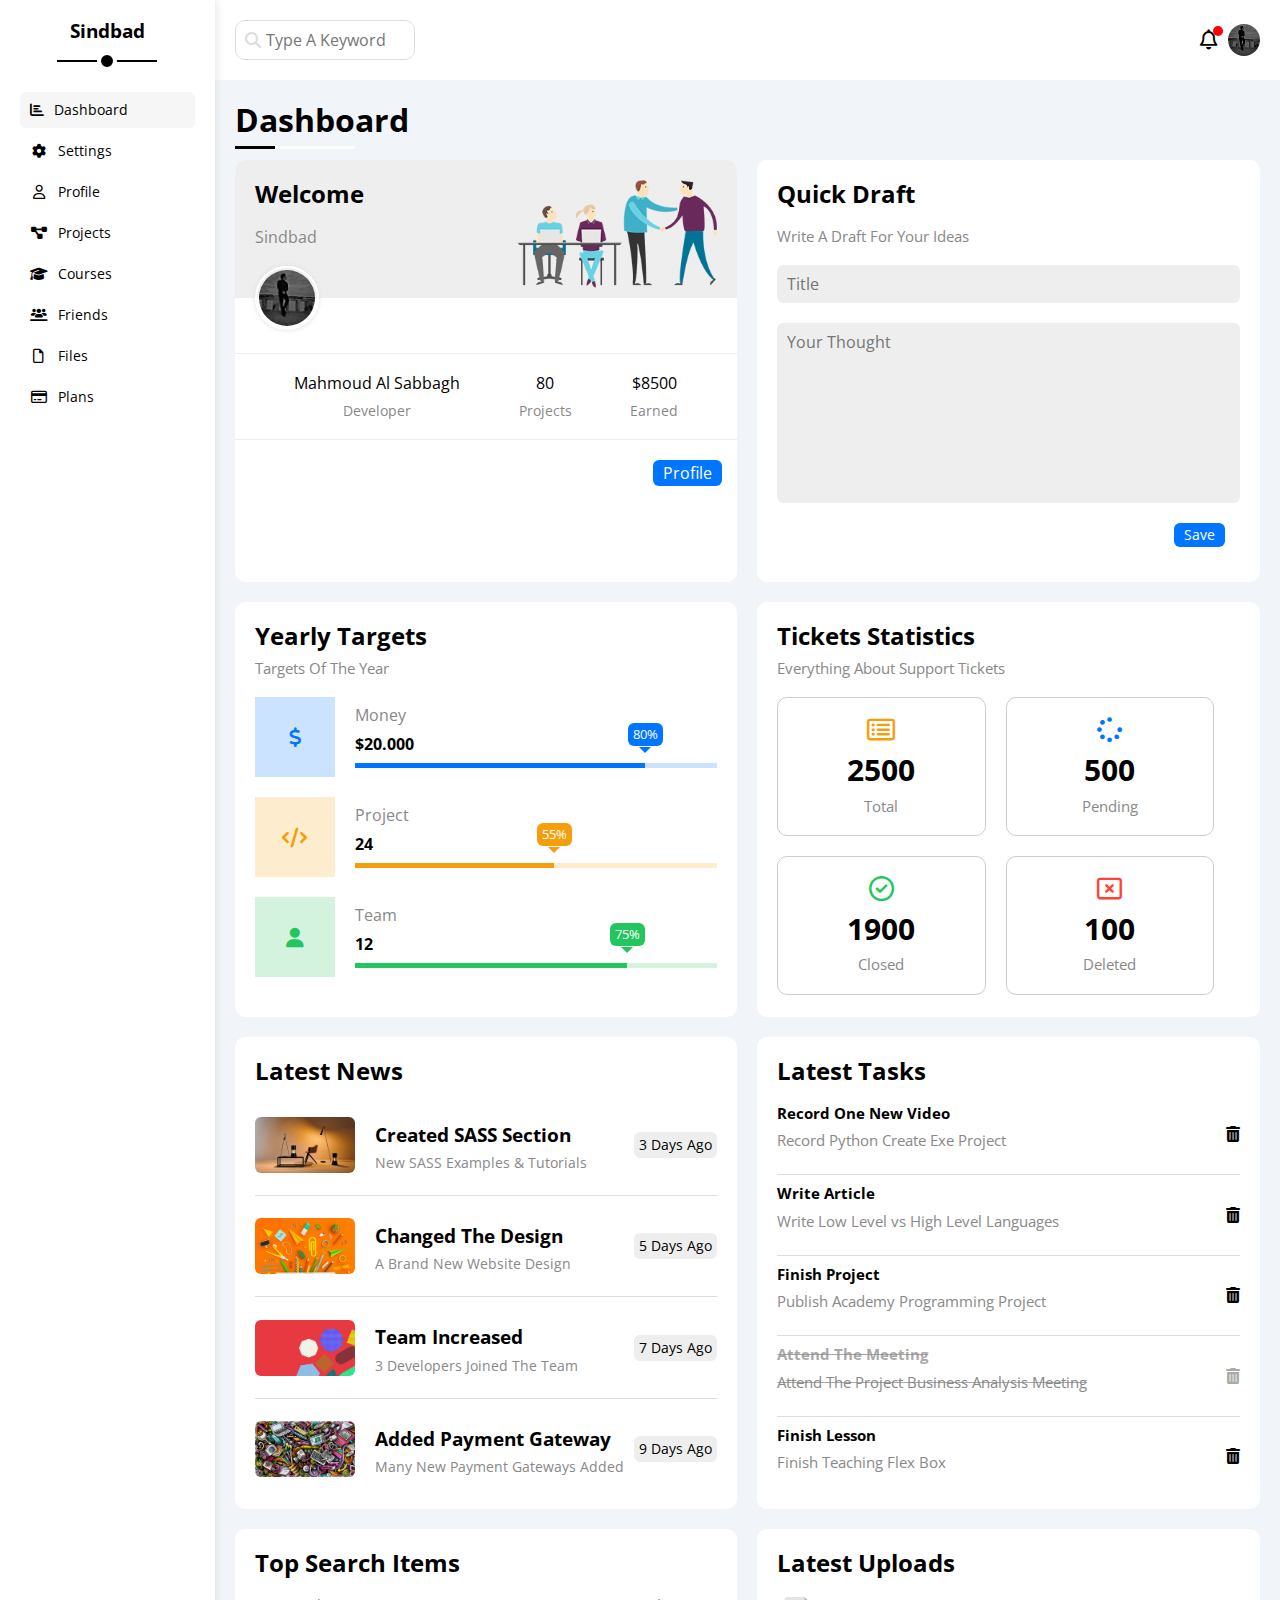
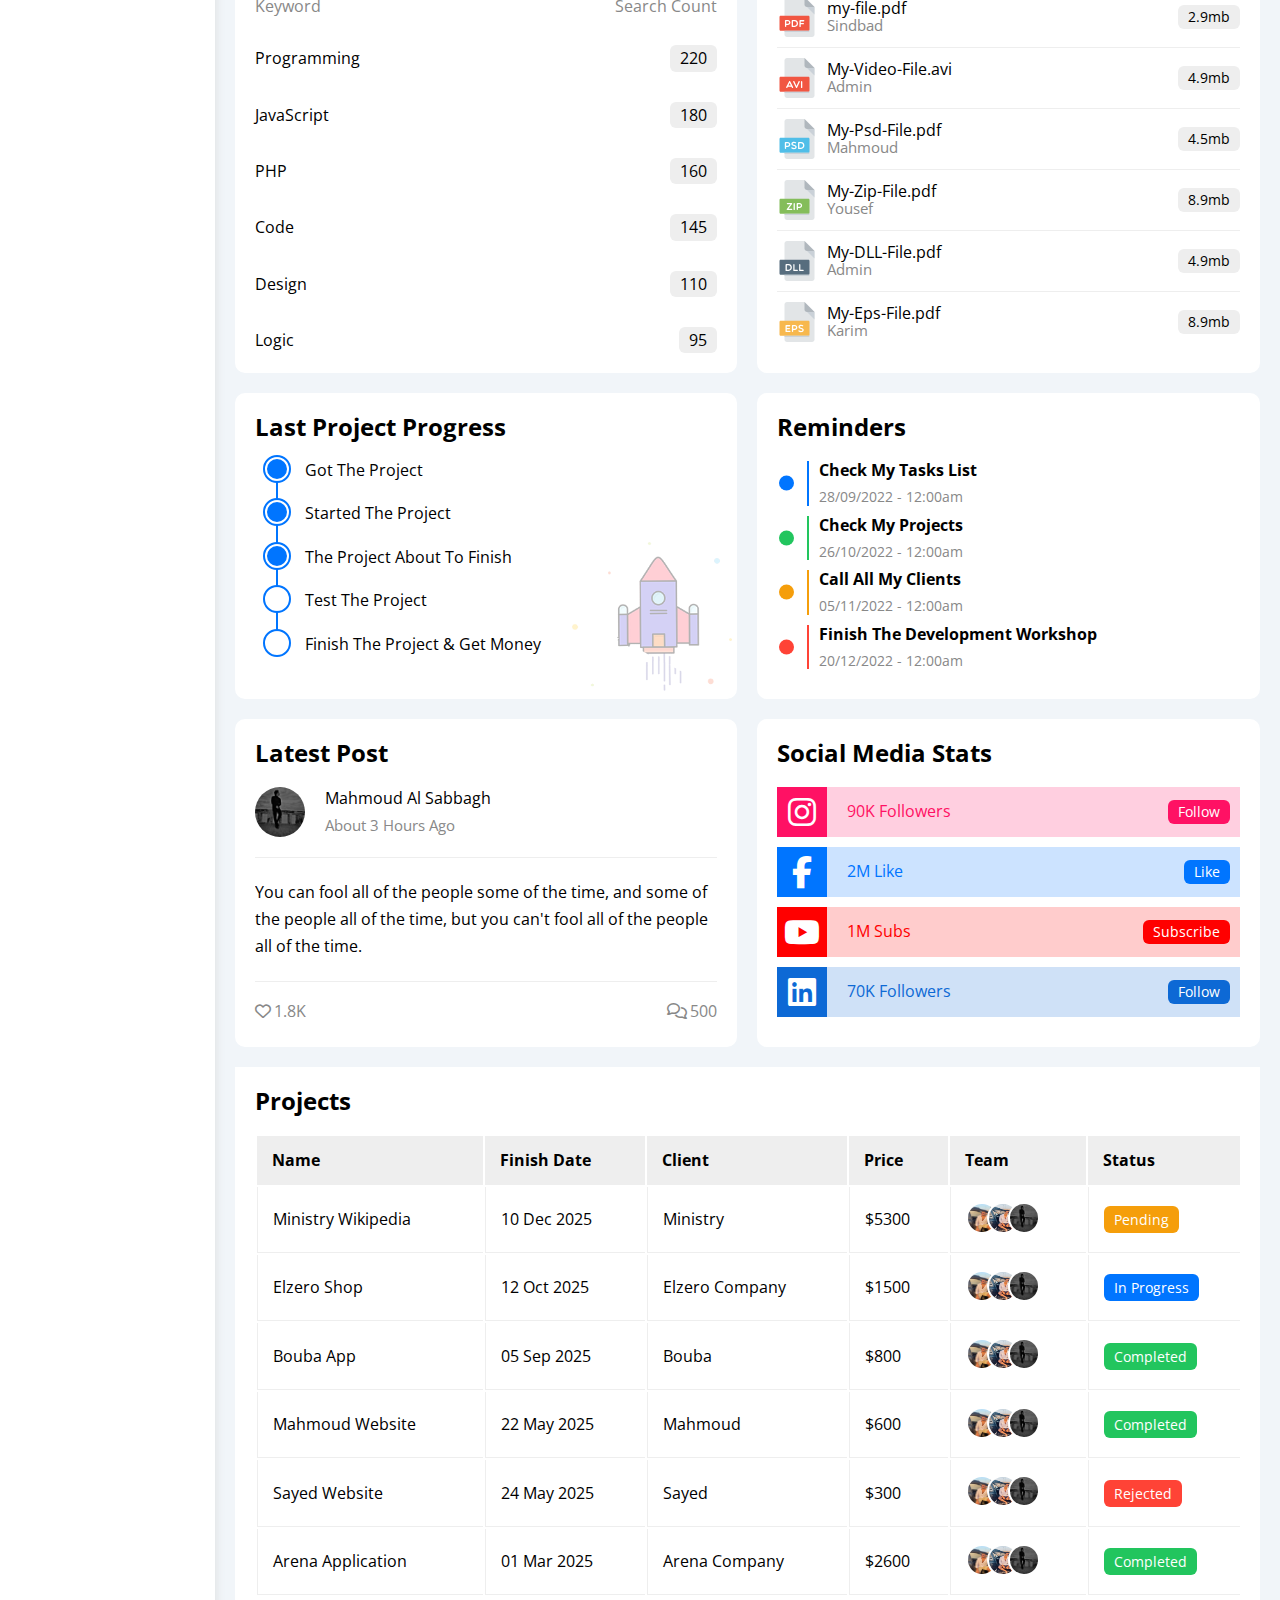
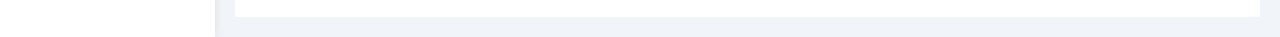
<file: index.html>
<!DOCTYPE html>
<html lang="en">
    <head>
        <meta charset="UTF-8">
        <meta name="viewport" content="width=device-width, initial-scale=1.0">
        <link rel="stylesheet" href="css/framework.css">
        <link rel="stylesheet" href="css/style.css">
        <link rel="stylesheet" href="css/normalize.css">
        <link rel="stylesheet" href="css/all.min.css">
        <link rel="preconnect" href="https://fonts.googleapis.com">
        <link rel="preconnect" href="https://fonts.gstatic.com" crossorigin>
        <link href="https://fonts.googleapis.com/css2?family=Open+Sans:ital,wdth,wght@0,75..100,300..800;1,75..100,300..800&display=swap" rel="stylesheet">
        <title>Dashboard</title>
    </head>
    <body>
        <div class="page d-flex">
            <div class="sidebar bg-white p-20 p-relative">
                <h3 class="p-relative txt-c mt-0">Sindbad</h3>
                <ul>
                    <li>
                        <a class="active d-flex align-c fs-14 c-black rad-6 p-10" href="index.html">
                            <i class="fa-solid fa-chart-bar"></i>
                            <span>Dashboard</span>
                        </a>
                    </li>
                    <li>
                        <a class="d-flex align-c fs-14 c-black rad-6 p-10" href="settings.html">
                            <i class="fa-solid fa-gear fa-fw"></i>
                            <span>Settings</span>
                        </a>
                    </li>
                    <li>
                        <a class="d-flex align-c fs-14 c-black rad-6 p-10" href="profile.html">
                            <i class="fa-regular fa-user fa-fw"></i>
                            <span>Profile</span>
                        </a>
                    </li>
                    <li>
                        <a class="d-flex align-c fs-14 c-black rad-6 p-10" href="projects.html">
                            <i class="fa-solid fa-diagram-project fa-fw"></i>
                            <span>Projects</span>
                        </a>
                    </li>
                    <li>
                        <a class="d-flex align-c fs-14 c-black rad-6 p-10" href="courses.html">
                            <i class="fa-solid fa-graduation-cap fa-fw"></i>
                            <span>Courses</span>
                        </a>
                    </li>
                    <li>
                        <a class="d-flex align-c fs-14 c-black rad-6 p-10" href="friends.html">
                            <i class="fa-solid fa-users-line fa-fw"></i>
                            <span>Friends</span>
                        </a>
                    </li>
                    <li>
                        <a class="d-flex align-c fs-14 c-black rad-6 p-10" href="files.html">
                            <i class="fa-regular fa-file fa-fw"></i>
                            <span>Files</span>
                        </a>
                    </li>
                    <li>
                        <a class="d-flex align-c fs-14 c-black rad-6 p-10" href="plans.html">
                            <i class="fa-regular fa-credit-card fa-fw">
                            </i><span>Plans</span>
                        </a>
                    </li>
                </ul>
            </div>
            <div class="content w-full">
                <header class="p-15 bg-white between-flex">
                    <div class="search p-relative">
                        <i class="fa-solid fa-magnifying-glass"></i>
                        <input class="p-10 rad-10" type="search" placeholder="Type A Keyword">
                    </div>
                    <div class="icons d-flex align-c">
                        <span class="notification p-relative">
                            <i class="fa-regular fa-bell fa-lg"></i>
                        </span>
                        <img src="imgs/mahmoud.jpg" alt="">
                    </div>
                </header>
                <h1 class="p-relative">Dashboard</h1>
                <div class="wrapper d-grid gap-20">
                    <div class="welcome bg-white rad-10 txt-c-mobile block-mobile">
                        <div class="intro p-20 bg-eee d-flex space-between">
                            <div>
                                <h2 class="m-0">Welcome</h2>
                                <p class="c-gray mt-5">Sindbad</p>
                            </div>
                            <img class="hide-mobile" src="imgs/welcome.png" alt="">
                        </div>
                        <img src="imgs/mahmoud.jpg" alt="" class="avatar">
                        <div class="body txt-c d-flex space-evenly gap-20 p-20 mt-20 mb-20 block-mobile">
                            <div><span>Mahmoud Al Sabbagh</span><span class="c-gray fs-14 mt-10">Developer</span></div>
                            <div><span>80</span><span class="c-gray fs-14 mt-10">Projects</span></div>
                            <div><span>$8500</span><span class="c-gray fs-14 mt-10">Earned</span></div>
                        </div>
                        <a href="profile.html" class="visit d-block bg-blue c-white w-fit btn-shape">Profile</a>
                    </div>
                    <div class="quick-draft bg-white p-20 rad-10">
                        <h2 class="mt-0 mb-20">Quick Draft</h2>
                        <p class="mt-0 mb-20 c-gray fs-15">Write A Draft For Your Ideas</p>
                        <form action="">
                            <input class="d-block w-full bg-eee b-none rad-6 mb-20 p-10" type="text" placeholder="Title">
                            <textarea class="d-block w-full bg-eee b-none rad-6 mb-20 p-10" placeholder="Your Thought"></textarea>
                            <input class="save d-block b-none w-fit bg-blue c-white rad-6 fs-14 btn-shape" type="submit"  value="Save">
                        </form>
                    </div>
                    <div class="yearly-targets bg-white p-20 rad-10">
                        <h2 class="mt-0 mb-10">Yearly Targets</h2>
                        <p class="mt-0 mb-20 c-gray fs-15">Targets Of The Year</p>
                        <div class="line money center-flex mb-20">
                            <div class="icon center-flex">
                                <i class="fa-solid fa-dollar-sign c-blue fa-lg"></i>
                            </div>
                            <div class="details">
                                <span class="d-block c-gray mb-10">Money</span>
                                <span class="d-block mb-10 fw-bold">$20.000</span>
                                <div class="progress w-full"><span class="d-block bg-blue p-relative" style="width: 80%; height: 100%;" data-progress="80%"></span></div>
                            </div>
                        </div>
                        <div class="line project center-flex mb-20">
                            <div class="icon center-flex">
                                <i class="fa-solid fa-code fa-lg c-orange"></i>
                            </div>
                            <div class="details">
                                <span class="d-block c-gray mb-10">Project</span>
                                <span class="d-block mb-10 fw-bold">24</span>
                                <div class="progress w-full"><span class="d-block bg-orange p-relative" style="width: 55%; height: 100%;" data-progress="55%"></span></div>
                            </div>
                        </div>
                        <div class="line team center-flex mb-20">
                            <div class="icon center-flex">
                                <i class="fa-solid fa-user fa-lg c-green"></i>
                            </div>
                            <div class="details">
                                <span class="d-block c-gray mb-10">Team</span>
                                <span class="d-block mb-10 fw-bold">12</span>
                                <div class="progress w-full"><span class="d-block bg-green p-relative" style="width: 75%; height: 100%;" data-progress="75%"></span></div>
                            </div>
                        </div>
                    </div>
                    <div class="tickets bg-white p-20 rad-10">
                        <h2 class="mt-0 mb-10">Tickets Statistics</h2>
                        <p class="mt-0 mb-20 c-gray fs-15">Everything About Support Tickets</p>
                        <div class="cards d-flex f-wrap gap-20">
                            <div class="card rad-10 fb-45 fb100-mobile txt-c p-20">
                                <i class="fa-regular fa-rectangle-list c-orange fs-25"></i>
                                <span class="d-block fw-bold fs-30 mt-10 mb-10">2500</span>
                                <span class="d-block c-gray fs-15">Total</span>
                            </div>
                            <div class="card rad-10 fb-45 fb100-mobile txt-c p-20">
                                <i class="fa-solid fa-spinner c-blue fs-25"></i>
                                <span class="d-block fw-bold fs-30 mt-10 mb-10">500</span>
                                <span class="d-block c-gray fs-15">Pending</span>
                            </div>
                            <div class="card rad-10 fb-45 fb100-mobile txt-c p-20">
                                <i class="fa-regular fa-circle-check c-green fs-25"></i>
                                <span class="d-block fw-bold fs-30 mt-10 mb-10">1900</span>
                                <span class="d-block c-gray fs-15">Closed</span>
                            </div>
                            <div class="card rad-10 fb-45 fb100-mobile txt-c p-20">
                                <i class="fa-regular fa-rectangle-xmark c-red fs-25"></i>
                                <span class="d-block fw-bold fs-30 mt-10 mb-10">100</span>
                                <span class="d-block c-gray fs-15">Deleted</span>
                            </div>
                        </div>
                    </div>
                    <div class="news bg-white p-20 rad-10 txt-c-mobile">
                        <h2 class="mt-0 mb-20">Latest News</h2>
                        <div class="box between-flex mb-10 pb-10 txt-c-mobile f-wrap">
                            <div class="card center-flex gap-20 f-wrap">
                                <img class="rad-6" src="imgs/news-01.png" alt="">
                                <div class="text">
                                    <h3 class="mb-10">Created SASS Section</h3>
                                    <p class="mt-0 c-gray fs-14">New SASS Examples & Tutorials</p>
                                </div>
                            </div>
                            <span class="time d-block bg-eee p-5 rad-6 fs-14">3 Days Ago</span>
                        </div>
                        <div class="box between-flex mb-10 pb-10 txt-c-mobile f-wrap">
                            <div class="card center-flex gap-20 f-wrap">
                                <img class="rad-6" src="imgs/news-02.png" alt="">
                                <div class="text">
                                    <h3 class="mb-10">Changed The Design</h3>
                                    <p class="mt-0 c-gray fs-14">A Brand New Website Design</p>
                                </div>
                            </div>
                            <span class="time d-block bg-eee p-5 rad-6 fs-14">5 Days Ago</span>
                        </div>
                        <div class="box between-flex mb-10 pb-10 txt-c-mobile f-wrap">
                            <div class="card center-flex gap-20 f-wrap">
                                <img class="rad-6" src="imgs/news-03.png" alt="">
                                <div class="text">
                                    <h3 class="mb-10">Team Increased</h3>
                                    <p class="mt-0 c-gray fs-14">3 Developers Joined The Team</p>
                                </div>
                            </div>
                            <span class="time d-block bg-eee p-5 rad-6 fs-14">7 Days Ago</span>
                        </div>
                        <div class="box between-flex txt-c-mobile f-wrap">
                            <div class="card center-flex gap-20 f-wrap">
                                <img class="rad-6" src="imgs/news-04.png" alt="">
                                <div class="text">
                                    <h3 class="mb-10">Added Payment Gateway</h3>
                                    <p class="mt-0 c-gray fs-14">Many New Payment Gateways Added</p>
                                </div>
                            </div>
                            <span class="time d-block bg-eee p-5 rad-6 fs-14">9 Days Ago</span>
                        </div>
                    </div>
                    <div class="tasks bg-white p-20 rad-10">
                        <h2 class="mt-0 mb-20">Latest Tasks</h2>
                        <div class="box between-flex pb-10 mb-10">
                            <div class="text">
                                <h3 class="mt-0 mb-10 fs-15">Record One New Video</h3>
                                <p class=" mt-0 c-gray fs-15">Record Python Create Exe Project</p>
                            </div>
                            <a href="#"><i class="fa-solid fa-trash-can c-black"></i></a>
                        </div>
                        <div class="box between-flex pb-10 mb-10">
                            <div class="text">
                                <h3 class="mt-0 mb-10 fs-15">Write Article</h3>
                                <p class=" mt-0 c-gray fs-15">Write Low Level vs High Level Languages</p>
                            </div>
                            <a href="#"><i class="fa-solid fa-trash-can c-black"></i></a>
                        </div>
                        <div class="box between-flex pb-10 mb-10">
                            <div class="text">
                                <h3 class="mt-0 mb-10 fs-15">Finish Project</h3>
                                <p class=" mt-0 c-gray fs-15">Publish Academy Programming Project</p>
                            </div>
                            <a href="#"><i class="fa-solid fa-trash-can c-black"></i></a>
                        </div>
                        <div class="box between-flex pb-10 mb-10">
                            <div class="text">
                                <del><h3 class="mt-0 mb-10 fs-15">Attend The Meeting</h3></del>
                                <del><p class=" mt-0 c-gray fs-15">Attend The Project Business Analysis Meeting</p></del>
                                
                            </div>
                            <a href="#"><i class="fa-solid fa-trash-can c-black"></i></a>
                        </div>
                        <div class="box between-flex">
                            <div class="text">
                                <h3 class="mt-0 mb-10 fs-15">Finish Lesson</h3>
                                <p class=" mt-0 c-gray fs-15">Finish Teaching Flex Box</p>
                            </div>
                            <a href="#"><i class="fa-solid fa-trash-can c-black"></i></a>
                        </div>
                    </div>
                    <div class="search bg-white p-20 rad-10">
                        <h2 class="mt-0 mb-20">Top Search Items</h2>
                        <div class="line between-flex mb-20 pb-10">
                            <span class="d-block c-gray">Keyword</span>
                            <span class="d-block c-gray">Search Count</span>
                        </div>
                        <div class="line between-flex mb-20 pb-10">
                            <span class="d-block">Programming</span>
                            <span class="d-block bg-eee btn-shape">220</span>
                        </div>
                        <div class="line between-flex mb-20 pb-10">
                            <span class="d-block">JavaScript</span>
                            <span class="d-block bg-eee btn-shape">180</span>
                        </div>
                        <div class="line between-flex mb-20 pb-10">
                            <span class="d-block">PHP</span>
                            <span class="d-block bg-eee btn-shape">160</span>
                        </div>
                        <div class="line between-flex mb-20 pb-10">
                            <span class="d-block">Code</span>
                            <span class="d-block bg-eee btn-shape">145</span>
                        </div>
                        <div class="line between-flex mb-20 pb-10">
                            <span class="d-block">Design</span>
                            <span class="d-block bg-eee btn-shape">110</span>
                        </div>
                        <div class="line between-flex">
                            <span class="d-block">Logic</span>
                            <span class="d-block bg-eee btn-shape">95</span>
                        </div>
                    </div>
                    <div class="ubloads bg-white p-20 rad-10">
                        <h2 class="mt-0 mb-20">Latest Uploads</h2>
                        <div class="box between-flex pb-10 mb-10 bb-eee">
                            <div class="data center-flex">
                                <img src="imgs/pdf.svg" alt="">
                                <div class="text">
                                    <span>my-file.pdf</span>
                                    <span class="d-block c-gray fs-15">Sindbad</span>
                                </div>
                            </div>
                            <span class="bg-eee btn-shape fs-14">2.9mb</span>
                        </div>
                        <div class="box between-flex pb-10 mb-10 bb-eee">
                            <div class="data center-flex">
                                <img src="imgs/avi.svg" alt="">
                                <div class="text">
                                    <span>My-Video-File.avi</span>
                                    <span class="d-block c-gray fs-15">Admin</span>
                                </div>
                            </div>
                            <span class="bg-eee btn-shape fs-14">4.9mb</span>
                        </div>
                        <div class="box between-flex pb-10 mb-10 bb-eee">
                            <div class="data center-flex">
                                <img src="imgs/psd.svg" alt="">
                                <div class="text">
                                    <span>My-Psd-File.pdf</span>
                                    <span class="d-block c-gray fs-15">Mahmoud</span>
                                </div>
                            </div>
                            <span class="bg-eee btn-shape fs-14">4.5mb</span>
                        </div>
                        <div class="box between-flex pb-10 mb-10 bb-eee">
                            <div class="data center-flex">
                                <img src="imgs/zip.svg" alt="">
                                <div class="text">
                                    <span>My-Zip-File.pdf</span>
                                    <span class="d-block c-gray fs-15">Yousef</span>
                                </div>
                            </div>
                            <span class="bg-eee btn-shape fs-14">8.9mb</span>
                        </div>
                        <div class="box between-flex pb-10 mb-10 bb-eee">
                            <div class="data center-flex">
                                <img src="imgs/dll.svg" alt="">
                                <div class="text">
                                    <span>My-DLL-File.pdf</span>
                                    <span class="d-block c-gray fs-15">Admin</span>
                                </div>
                            </div>
                            <span class="bg-eee btn-shape fs-14">4.9mb</span>
                        </div>
                        <div class="box between-flex">
                            <div class="data center-flex">
                                <img src="imgs/eps.svg" alt="">
                                <div class="text">
                                    <span>My-Eps-File.pdf</span>
                                    <span class="d-block c-gray fs-15">Karim</span>
                                </div>
                            </div>
                            <span class="bg-eee btn-shape fs-14">8.9mb</span>
                        </div>
                    </div>
                    <div class="last-projects bg-white p-20 rad-10 p-relative">
                        <h2 class="m-0 mb-20">Last Project Progress</h2>
                        <ul class="p-relative">
                            <li class="done mb-25 p-relative">Got The Project</li>
                            <li class="done mb-25 p-relative">Started The Project</li>
                            <li class="done mb-25 p-relative">The Project About To Finish</li>
                            <li class="curret mb-25 p-relative">Test The Project</li>
                            <li class="p-relative">Finish The Project & Get Money</li>
                        </ul>
                        <img class="hide-mobile" src="imgs/project.png" alt="">
                    </div>
                    <div class="reminders bg-white p-20 rad-10">
                        <h2 class="mt-0 mb-20">Reminders</h2>
                        <div class="box blue p-relative mb-10">
                            <span class="d-block mb-10 fw-bold">Check My Tasks List</span>
                            <span class="d-block c-gray fs-14">28/09/2022 - 12:00am</span>
                        </div>
                        <div class="box green p-relative mb-10">
                            <span class="d-block mb-10 fw-bold">Check My Projects</span>
                            <span class="d-block c-gray fs-14">26/10/2022 - 12:00am</span>
                        </div>
                        <div class="box orange p-relative mb-10">
                            <span class="d-block mb-10 fw-bold">Call All My Clients</span>
                            <span class="d-block c-gray fs-14">05/11/2022 - 12:00am</span>
                        </div>
                        <div class="box red p-relative mb-10">
                            <span class="d-block mb-10 fw-bold">Finish The Development Workshop</span>
                            <span class="d-block c-gray fs-14">20/12/2022 - 12:00am</span>
                        </div>
                    </div>
                    <div class="posts bg-white p-20 rad-10">
                        <h2 class="mt-0 mb-20">Latest Post</h2>
                        <div class="user d-flex align-c">
                            <img class="mr-20" src="imgs/mahmoud.jpg" alt="">
                            <div class="text">
                                <span class="d-block mb-10">Mahmoud Al Sabbagh</span>
                                <span class="d-block c-gray fs-15 ">About 3 Hours Ago</span>
                            </div>
                        </div>
                            <div class="content">
                                <p>You can fool all of the people some of the time, and some of the people all of the time, but you can't fool all of the people all of the time.</p>
                            </div>
                            <div class="ritch between-flex">
                                <span class="d-block c-gray"><i class="fa-regular fa-heart"></i>1.8K</span>
                                <span class="d-block c-gray"><i class="fa-regular fa-comments"></i></i>500</span>
                            </div>
                    </div>
                    <div class="social-media bg-white p-20 rad-10">
                        <h2 class="mt-0 mb-20">Social Media Stats</h2>
                        <div class="box insta between-flex mb-10">
                            <div class="social center-flex">
                                <div class="icon center-flex">
                                    <i class="fa-brands fa-instagram fa-2x c-white"></i>
                                </div>
                                <span>90K Followers</span>
                            </div>
                            <a class="btn-shape c-white mr-10 fs-14" href="#">Follow</a>
                        </div>
                        <div class="box facebook between-flex mb-10">
                            <div class="social center-flex">
                                <div class="icon center-flex bg-blue">
                                    <i class="fa-brands fa-facebook-f fa-2x c-white"></i>
                                </div>
                                <span class="c-blue">2M Like</span>
                            </div>
                            <a class="btn-shape c-white bg-blue mr-10 fs-14" href="#">Like</a>
                        </div>
                        <div class="box youtube between-flex mb-10">
                            <div class="social center-flex">
                                <div class="icon center-flex">
                                    <i class="fa-brands fa-youtube fa-2x c-white"></i>
                                </div>
                                <span>1M Subs</span>
                            </div>
                            <a class="btn-shape c-white mr-10 fs-14" href="#">Subscribe</a>
                        </div>
                        <div class="box linked between-flex mb-10">
                            <div class="social center-flex">
                                <div class="icon center-flex bg-blue2">
                                    <i class="fa-brands fa-linkedin fa-2x c-white"></i>
                                </div>
                                <span class="c-blue2">70K Followers</span>
                            </div>
                            <a class="btn-shape c-white bg-blue2 mr-10 fs-14" href="#">Follow</a>
                        </div>
                    </div>
                </div>
                <div class="projects bg-white p-20 m-20">
                    <h2 class="mt-0 mb-20">Projects</h2>
                    <div class="responsive-table">
                        <table>
                            <thead>
                                <tr>
                                    <th>Name</th>
                                    <th>Finish Date</th>
                                    <th>Client</th>
                                    <th>Price</th>
                                    <th>Team</th>
                                    <th>Status</th>
                                </tr>
                            </thead>
                            <tbody>
                                <tr>
                                    <td>Ministry Wikipedia</td>
                                    <td>10 Dec 2025</td>
                                    <td>Ministry</td>
                                    <td>$5300</td>
                                    <td>
                                        <img src="imgs/joo.jpg" alt="">
                                        <img src="imgs/kimo.jpg" alt="">
                                        <img src="imgs/mahmoud.jpg" alt="">
                                    </td>
                                    <td><span class="btn-shape c-white bg-orange fs-14">Pending</span></td>
                                </tr>
                                <tr>
                                    <td>Elzero Shop</td>
                                    <td>12 Oct 2025</td>
                                    <td>Elzero Company</td>
                                    <td>$1500</td>
                                    <td>
                                        <img src="imgs/joo.jpg" alt="">
                                        <img src="imgs/kimo.jpg" alt="">
                                        <img src="imgs/mahmoud.jpg" alt="">
                                    </td>
                                    <td><span class="btn-shape c-white bg-blue fs-14">In Progress</span></td>
                                </tr>
                                <tr>
                                    <td>Bouba App</td>
                                    <td>05 Sep 2025</td>
                                    <td>Bouba</td>
                                    <td>$800</td>
                                    <td>
                                        <img src="imgs/joo.jpg" alt="">
                                        <img src="imgs/kimo.jpg" alt="">
                                        <img src="imgs/mahmoud.jpg" alt="">
                                    </td>
                                    <td><span class="btn-shape c-white bg-green fs-14">Completed</span></td>
                                </tr>
                                <tr>
                                    <td>Mahmoud Website</td>
                                    <td>22 May 2025</td>
                                    <td>Mahmoud</td>
                                    <td>$600</td>
                                    <td>
                                        <img src="imgs/joo.jpg" alt="">
                                        <img src="imgs/kimo.jpg" alt="">
                                        <img src="imgs/mahmoud.jpg" alt="">
                                    </td>
                                    <td><span class="btn-shape c-white bg-green fs-14">Completed</span></td>
                                </tr>
                                <tr>
                                    <td>Sayed Website</td>
                                    <td>24 May 2025</td>
                                    <td>Sayed</td>
                                    <td>$300</td>
                                    <td>
                                        <img src="imgs/joo.jpg" alt="">
                                        <img src="imgs/kimo.jpg" alt="">
                                        <img src="imgs/mahmoud.jpg" alt="">
                                    </td>
                                    <td><span class="btn-shape c-white bg-red fs-14">Rejected</span></td>
                                </tr>
                                <tr>
                                    <td>Arena Application</td>
                                    <td>01 Mar 2025</td>
                                    <td>Arena Company</td>
                                    <td>$2600</td>
                                    <td>
                                        <img src="imgs/joo.jpg" alt="">
                                        <img src="imgs/kimo.jpg" alt="">
                                        <img src="imgs/mahmoud.jpg" alt="">
                                    </td>
                                    <td><span class="btn-shape c-white bg-green fs-14">Completed</span></td>
                                </tr>
                            </tbody>
                        </table>
                    </div>
                </div>
            </div>
        </div>
    </body>
</html>
</file>
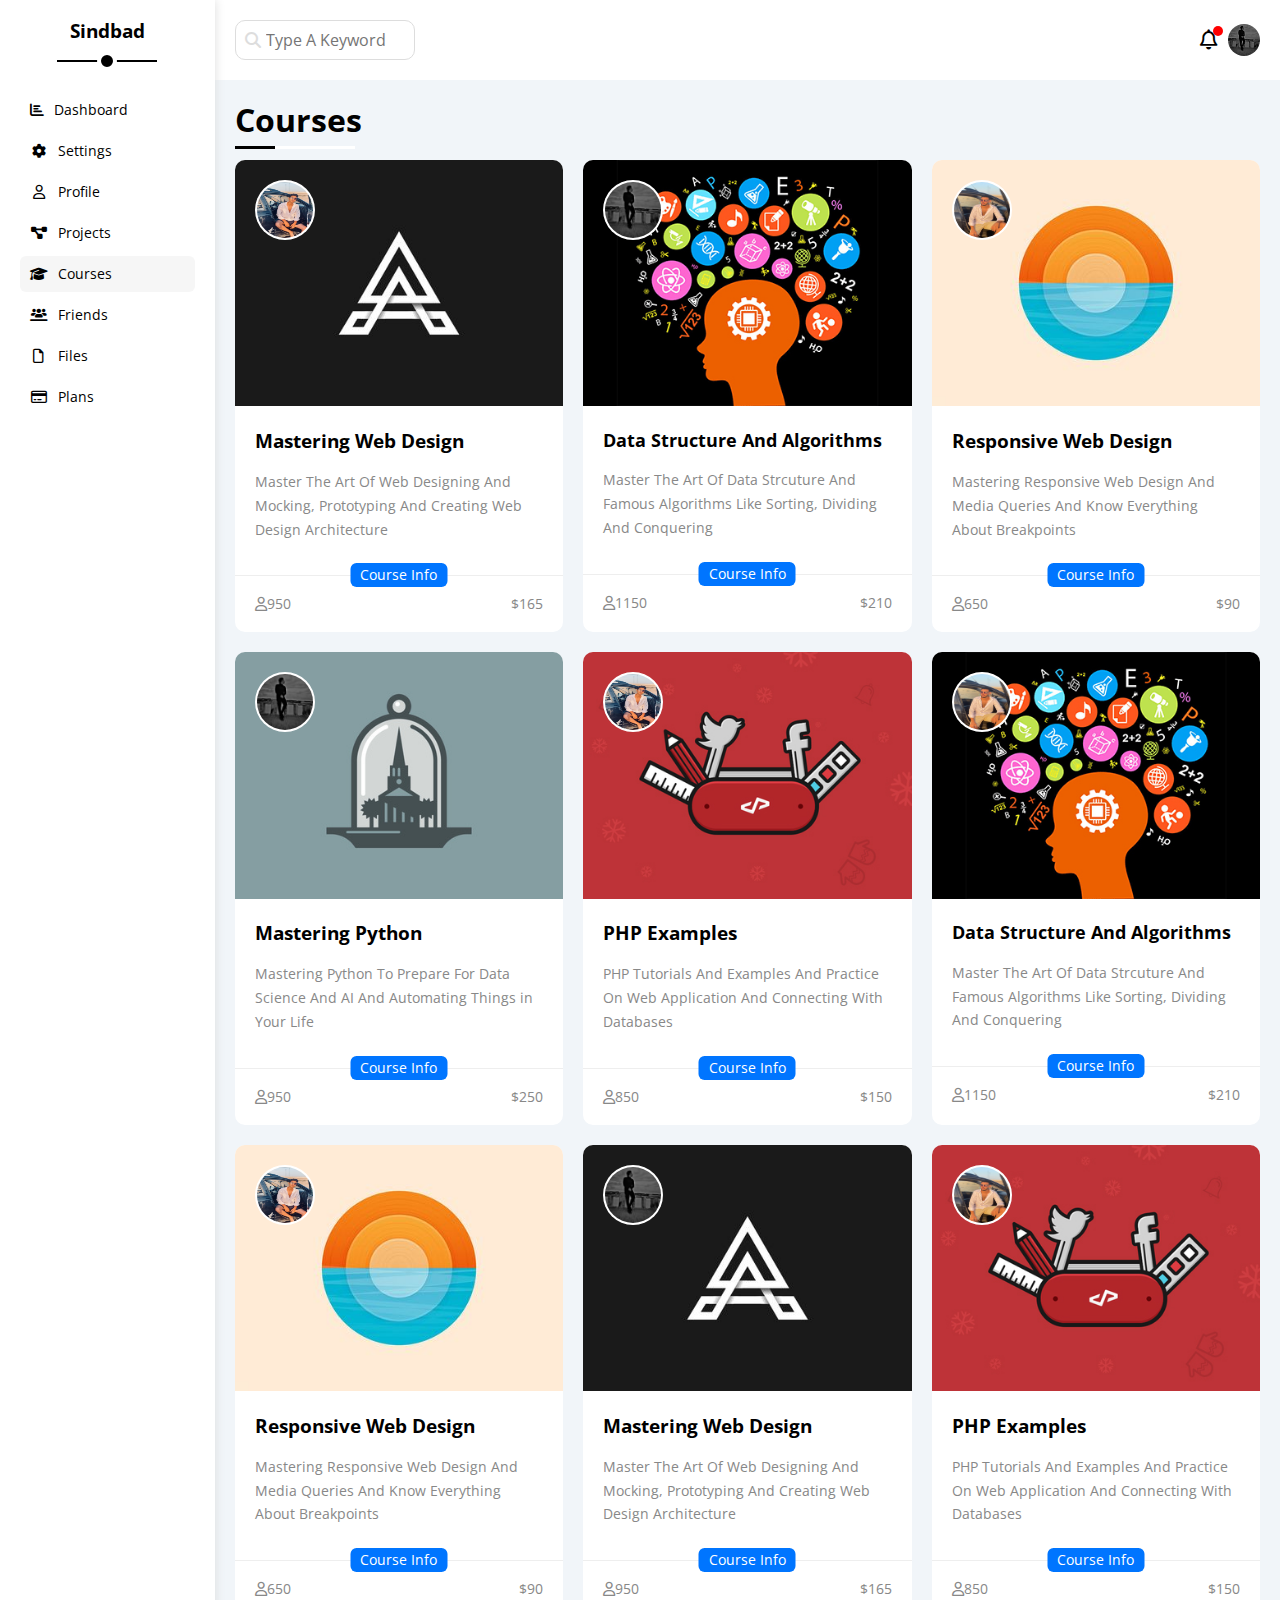
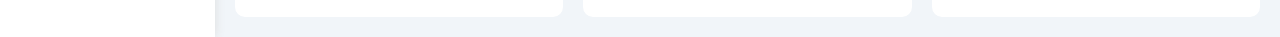
<file: courses.html>
<!DOCTYPE html>
<html lang="en">
    <head>
        <meta charset="UTF-8">
        <meta name="viewport" content="width=device-width, initial-scale=1.0">
        <link rel="stylesheet" href="css/framework.css">
        <link rel="stylesheet" href="css/style.css">
        <link rel="stylesheet" href="css/normalize.css">
        <link rel="stylesheet" href="css/all.min.css">
        <link rel="preconnect" href="https://fonts.googleapis.com">
        <link rel="preconnect" href="https://fonts.gstatic.com" crossorigin>
        <link href="https://fonts.googleapis.com/css2?family=Open+Sans:ital,wdth,wght@0,75..100,300..800;1,75..100,300..800&display=swap" rel="stylesheet">
        <title>Projects</title>
    </head>
    <body>
        <div class="page d-flex">
            <div class="sidebar bg-white p-20 p-relative">
                <h3 class="p-relative txt-c mt-0">Sindbad</h3>
                <ul>
                    <li>
                        <a class="d-flex align-c fs-14 c-black rad-6 p-10" href="index.html">
                            <i class="fa-solid fa-chart-bar"></i>
                            <span>Dashboard</span>
                        </a>
                    </li>
                    <li>
                        <a class="d-flex align-c fs-14 c-black rad-6 p-10" href="settings.html">
                            <i class="fa-solid fa-gear fa-fw"></i>
                            <span>Settings</span>
                        </a>
                    </li>
                    <li>
                        <a class="d-flex align-c fs-14 c-black rad-6 p-10" href="profile.html">
                            <i class="fa-regular fa-user fa-fw"></i>
                            <span>Profile</span>
                        </a>
                    </li>
                    <li>
                        <a class="d-flex align-c fs-14 c-black rad-6 p-10" href="projects.html">
                            <i class="fa-solid fa-diagram-project fa-fw"></i>
                            <span>Projects</span>
                        </a>
                    </li>
                    <li>
                        <a class="active d-flex align-c fs-14 c-black rad-6 p-10" href="courses.html">
                            <i class="fa-solid fa-graduation-cap fa-fw"></i>
                            <span>Courses</span>
                        </a>
                    </li>
                    <li>
                        <a class="d-flex align-c fs-14 c-black rad-6 p-10" href="friends.html">
                            <i class="fa-solid fa-users-line fa-fw"></i>
                            <span>Friends</span>
                        </a>
                    </li>
                    <li>
                        <a class="d-flex align-c fs-14 c-black rad-6 p-10" href="files.html">
                            <i class="fa-regular fa-file fa-fw"></i>
                            <span>Files</span>
                        </a>
                    </li>
                    <li>
                        <a class="d-flex align-c fs-14 c-black rad-6 p-10" href="plans.html">
                            <i class="fa-regular fa-credit-card fa-fw">
                            </i><span>Plans</span>
                        </a>
                    </li>
                </ul>
            </div>
            <div class="content w-full">
                <header class="p-15 bg-white between-flex">
                    <div class="search p-relative">
                        <i class="fa-solid fa-magnifying-glass"></i>
                        <input class="p-10 rad-10" type="search" placeholder="Type A Keyword">
                    </div>
                    <div class="icons d-flex align-c">
                        <span class="notification p-relative">
                            <i class="fa-regular fa-bell fa-lg"></i>
                        </span>
                        <img src="imgs/mahmoud.jpg" alt="">
                    </div>
                </header>
                <h1 class="p-relative">Courses</h1>
                <div class="courses m-20 d-grid gap-20">
                    <div class="box bg-white rad-10">
                        <div class="image p-relative">
                            <img src="imgs/course-01.jpg" alt="">
                            <img class="avatar" src="imgs/kimo.jpg" alt="">
                        </div>
                        <div class="info p-20 bb-eee p-relative">
                            <h3 class="mt-0">Mastering Web Design</h3>
                            <p class="c-gray fs-14">Master The Art Of Web Designing And Mocking, Prototyping And Creating Web Design Architecture</p>
                            <a href="#"><span class="more bg-blue btn-shape c-white fs-14">Course Info</span></a>
                        </div>
                        <div class="line p-20 between-flex fs-14 c-gray">
                            <span><i class="fa-regular fa-user"></i>950</span>
                            <span>$165</span>
                        </div>
                    </div>
                    <div class="box bg-white rad-10">
                        <div class="image p-relative">
                            <img src="imgs/course-02.jpg" alt="">
                            <img class="avatar" src="imgs/mahmoud.jpg" alt="">
                        </div>
                        <div class="info p-20 bb-eee p-relative">
                            <h3 class="mt-0 fs-18">Data Structure And Algorithms</h3>
                            <p class="c-gray fs-14">Master The Art Of Data Strcuture And Famous Algorithms Like Sorting, Dividing And Conquering</p>
                            <a href="#"><span class="more bg-blue btn-shape c-white fs-14">Course Info</span></a>
                        </div>
                        <div class="line p-20 between-flex fs-14 c-gray">
                            <span><i class="fa-regular fa-user"></i>1150</span>
                            <span>$210</span>
                        </div>
                    </div>
                    <div class="box bg-white rad-10">
                        <div class="image p-relative">
                            <img src="imgs/course-03.jpg" alt="">
                            <img class="avatar" src="imgs/joo.jpg" alt="">
                        </div>
                        <div class="info p-20 bb-eee p-relative">
                            <h3 class="mt-0">Responsive Web Design</h3>
                            <p class="c-gray fs-14">Mastering Responsive Web Design And Media Queries And Know Everything About Breakpoints</p>
                            <a href="#"><span class="more bg-blue btn-shape c-white fs-14">Course Info</span></a>
                        </div>
                        <div class="line p-20 between-flex fs-14 c-gray">
                            <span><i class="fa-regular fa-user"></i>650</span>
                            <span>$90</span>
                        </div>
                    </div>
                    <div class="box bg-white rad-10">
                        <div class="image p-relative">
                            <img src="imgs/course-04.jpg" alt="">
                            <img class="avatar" src="imgs/mahmoud.jpg" alt="">
                        </div>
                        <div class="info p-20 bb-eee p-relative">
                            <h3 class="mt-0">Mastering Python</h3>
                            <p class="c-gray fs-14">Mastering Python To Prepare For Data Science And AI And Automating Things in Your Life</p>
                            <a href="#"><span class="more bg-blue btn-shape c-white fs-14">Course Info</span></a>
                        </div>
                        <div class="line p-20 between-flex fs-14 c-gray">
                            <span><i class="fa-regular fa-user"></i>950</span>
                            <span>$250</span>
                        </div>
                    </div>
                    <div class="box bg-white rad-10">
                        <div class="image p-relative">
                            <img src="imgs/course-05.jpg" alt="">
                            <img class="avatar" src="imgs/kimo.jpg" alt="">
                        </div>
                        <div class="info p-20 bb-eee p-relative">
                            <h3 class="mt-0">PHP Examples</h3>
                            <p class="c-gray fs-14">PHP Tutorials And Examples And Practice On Web Application And Connecting With Databases</p>
                            <a href="#"><span class="more bg-blue btn-shape c-white fs-14">Course Info</span></a>
                        </div>
                        <div class="line p-20 between-flex fs-14 c-gray">
                            <span><i class="fa-regular fa-user"></i>850</span>
                            <span>$150</span>
                        </div>
                    </div>
                    <div class="box bg-white rad-10">
                        <div class="image p-relative">
                            <img src="imgs/course-02.jpg" alt="">
                            <img class="avatar" src="imgs/joo.jpg" alt="">
                        </div>
                        <div class="info p-20 bb-eee p-relative">
                            <h3 class="mt-0 fs-18">Data Structure And Algorithms</h3>
                            <p class="c-gray fs-14">Master The Art Of Data Strcuture And Famous Algorithms Like Sorting, Dividing And Conquering</p>
                            <a href="#"><span class="more bg-blue btn-shape c-white fs-14">Course Info</span></a>
                        </div>
                        <div class="line p-20 between-flex fs-14 c-gray">
                            <span><i class="fa-regular fa-user"></i>1150</span>
                            <span>$210</span>
                        </div>
                    </div>
                    <div class="box bg-white rad-10">
                        <div class="image p-relative">
                            <img src="imgs/course-03.jpg" alt="">
                            <img class="avatar" src="imgs/kimo.jpg" alt="">
                        </div>
                        <div class="info p-20 bb-eee p-relative">
                            <h3 class="mt-0">Responsive Web Design</h3>
                            <p class="c-gray fs-14">Mastering Responsive Web Design And Media Queries And Know Everything About Breakpoints</p>
                            <a href="#"><span class="more bg-blue btn-shape c-white fs-14">Course Info</span></a>
                        </div>
                        <div class="line p-20 between-flex fs-14 c-gray">
                            <span><i class="fa-regular fa-user"></i>650</span>
                            <span>$90</span>
                        </div>
                    </div>
                    <div class="box bg-white rad-10">
                        <div class="image p-relative">
                            <img src="imgs/course-01.jpg" alt="">
                            <img class="avatar" src="imgs/mahmoud.jpg" alt="">
                        </div>
                        <div class="info p-20 bb-eee p-relative">
                            <h3 class="mt-0">Mastering Web Design</h3>
                            <p class="c-gray fs-14">Master The Art Of Web Designing And Mocking, Prototyping And Creating Web Design Architecture</p>
                            <a href="#"><span class="more bg-blue btn-shape c-white fs-14">Course Info</span></a>
                        </div>
                        <div class="line p-20 between-flex fs-14 c-gray">
                            <span><i class="fa-regular fa-user"></i>950</span>
                            <span>$165</span>
                        </div>
                    </div>
                    <div class="box bg-white rad-10">
                        <div class="image p-relative">
                            <img src="imgs/course-05.jpg" alt="">
                            <img class="avatar" src="imgs/joo.jpg" alt="">
                        </div>
                        <div class="info p-20 bb-eee p-relative">
                            <h3 class="mt-0">PHP Examples</h3>
                            <p class="c-gray fs-14">PHP Tutorials And Examples And Practice On Web Application And Connecting With Databases</p>
                            <a href="#"><span class="more bg-blue btn-shape c-white fs-14">Course Info</span></a>
                        </div>
                        <div class="line p-20 between-flex fs-14 c-gray">
                            <span><i class="fa-regular fa-user"></i>850</span>
                            <span>$150</span>
                        </div>
                    </div>
                </div>
            </div>
        </div>
    </body>
</html>
</file>
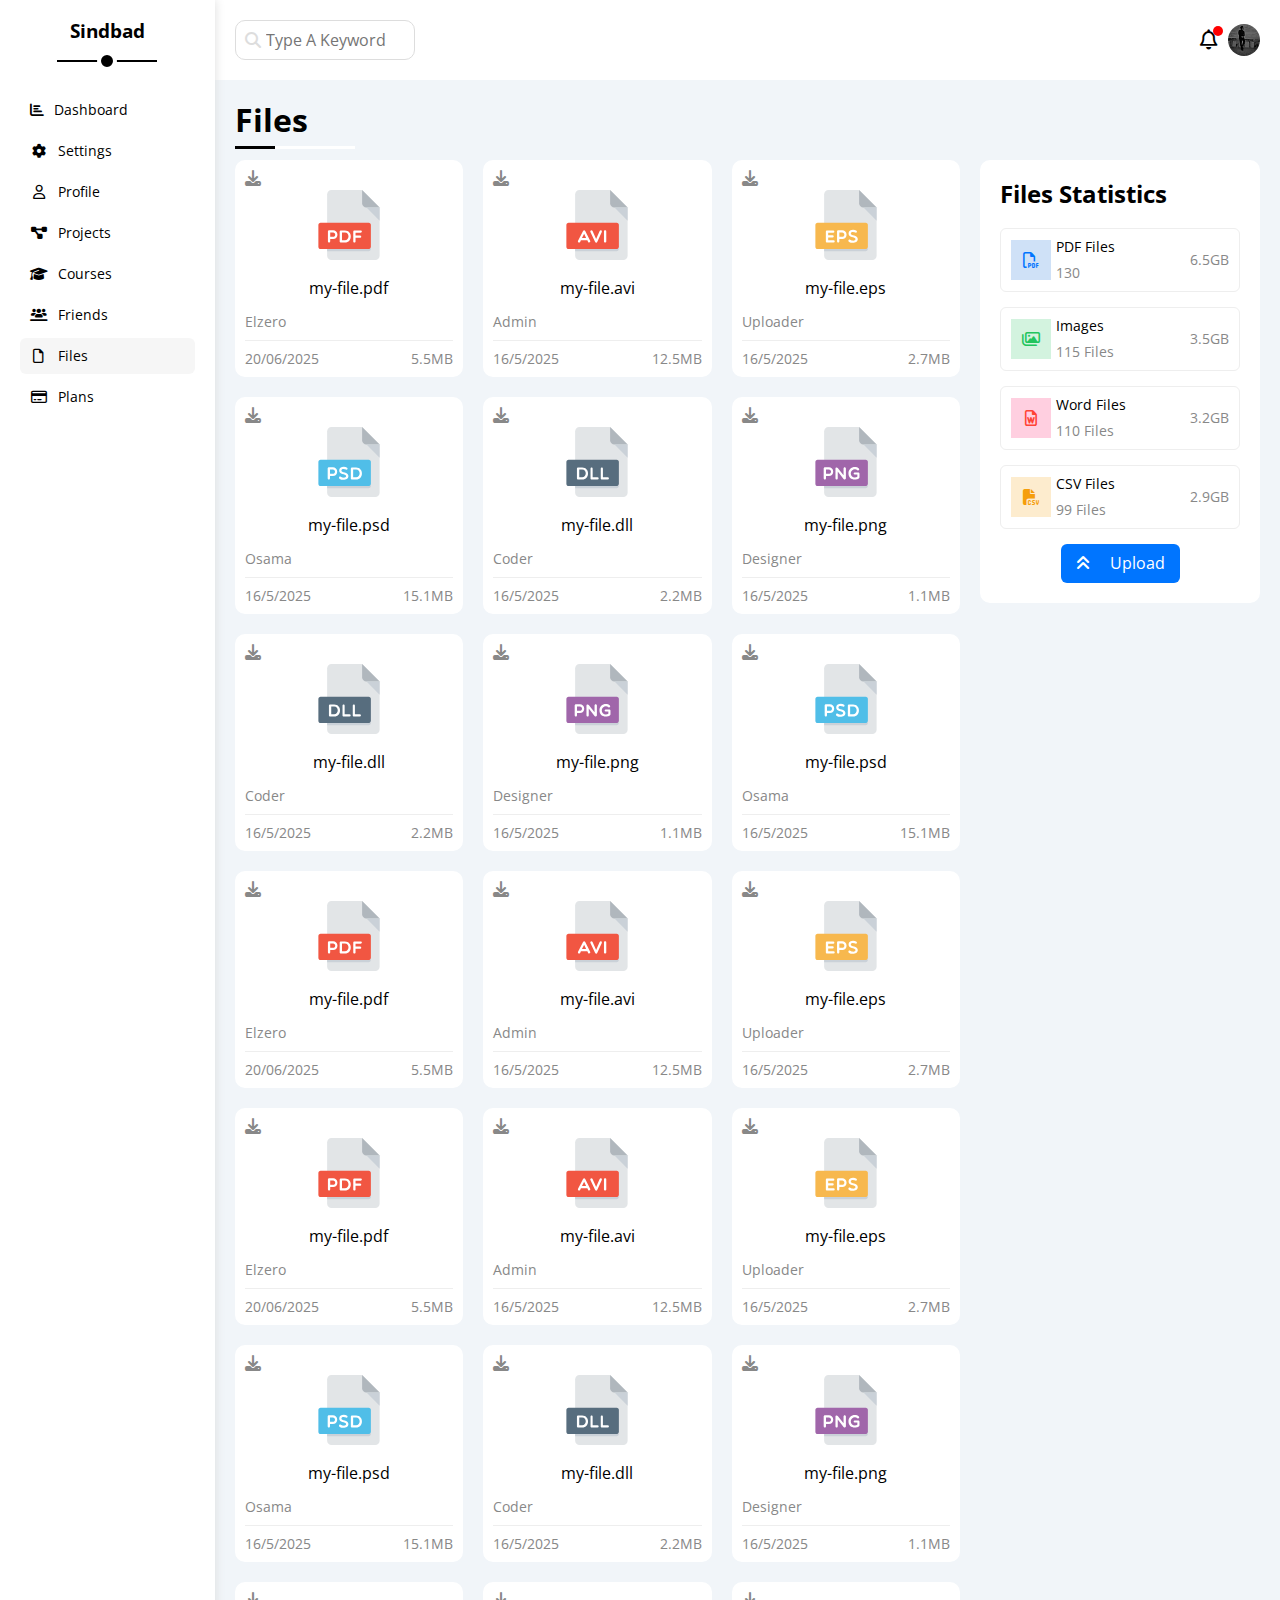
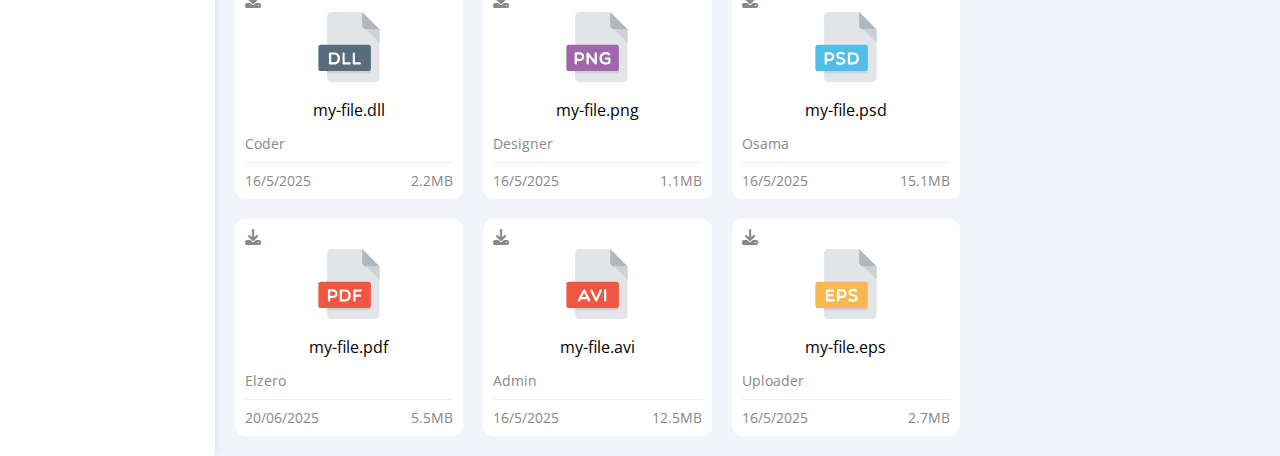
<file: files.html>
<!DOCTYPE html>
<html lang="en">
    <head>
        <meta charset="UTF-8">
        <meta name="viewport" content="width=device-width, initial-scale=1.0">
        <link rel="stylesheet" href="css/framework.css">
        <link rel="stylesheet" href="css/style.css">
        <link rel="stylesheet" href="css/normalize.css">
        <link rel="stylesheet" href="css/all.min.css">
        <link rel="preconnect" href="https://fonts.googleapis.com">
        <link rel="preconnect" href="https://fonts.gstatic.com" crossorigin>
        <link href="https://fonts.googleapis.com/css2?family=Open+Sans:ital,wdth,wght@0,75..100,300..800;1,75..100,300..800&display=swap" rel="stylesheet">
        <title>Files</title>
    </head>
    <body>
        <div class="page d-flex">
            <div class="sidebar bg-white p-20 p-relative">
                <h3 class="p-relative txt-c mt-0">Sindbad</h3>
                <ul>
                    <li>
                        <a class="d-flex align-c fs-14 c-black rad-6 p-10" href="index.html">
                            <i class="fa-solid fa-chart-bar"></i>
                            <span>Dashboard</span>
                        </a>
                    </li>
                    <li>
                        <a class="d-flex align-c fs-14 c-black rad-6 p-10" href="settings.html">
                            <i class="fa-solid fa-gear fa-fw"></i>
                            <span>Settings</span>
                        </a>
                    </li>
                    <li>
                        <a class="d-flex align-c fs-14 c-black rad-6 p-10" href="profile.html">
                            <i class="fa-regular fa-user fa-fw"></i>
                            <span>Profile</span>
                        </a>
                    </li>
                    <li>
                        <a class="d-flex align-c fs-14 c-black rad-6 p-10" href="projects.html">
                            <i class="fa-solid fa-diagram-project fa-fw"></i>
                            <span>Projects</span>
                        </a>
                    </li>
                    <li>
                        <a class="d-flex align-c fs-14 c-black rad-6 p-10" href="courses.html">
                            <i class="fa-solid fa-graduation-cap fa-fw"></i>
                            <span>Courses</span>
                        </a>
                    </li>
                    <li>
                        <a class="d-flex align-c fs-14 c-black rad-6 p-10" href="friends.html">
                            <i class="fa-solid fa-users-line fa-fw"></i>
                            <span>Friends</span>
                        </a>
                    </li>
                    <li>
                        <a class="active d-flex align-c fs-14 c-black rad-6 p-10" href="files.html">
                            <i class="fa-regular fa-file fa-fw"></i>
                            <span>Files</span>
                        </a>
                    </li>
                    <li>
                        <a class="d-flex align-c fs-14 c-black rad-6 p-10" href="plans.html">
                            <i class="fa-regular fa-credit-card fa-fw">
                            </i><span>Plans</span>
                        </a>
                    </li>
                </ul>
            </div>
            <div class="content w-full">
                <header class="p-15 bg-white between-flex">
                    <div class="search p-relative">
                        <i class="fa-solid fa-magnifying-glass"></i>
                        <input class="p-10 rad-10" type="search" placeholder="Type A Keyword">
                    </div>
                    <div class="icons d-flex align-c">
                        <span class="notification p-relative">
                            <i class="fa-regular fa-bell fa-lg"></i>
                        </span>
                        <img src="imgs/mahmoud.jpg" alt="">
                    </div>
                </header>
                <h1 class="p-relative">Files</h1>
                <div class="files d-flex gap-20 m-20 f-wrap">
                    <div class="my-files d-grid gap-20 flex-1">
                        <div class="box bg-white p-10 rad-10">
                            <div class="image bb-eee pb-10 mb-10 txt-c p-relative">
                                <img class="mt-20" src="imgs/pdf.svg" alt="">
                                <p>my-file.pdf</p>
                                <a href="#"><i class="fa-solid fa-download c-gray"></i></a>
                                <div class="name txt-l fs-14 c-gray"><span>Elzero</span></div>
                            </div>
                            <div class="line between-flex fs-14 c-gray">
                                <span>20/06/2025</span>
                                <span>5.5MB</span>
                            </div>
                        </div>
                        <div class="box bg-white p-10 rad-10">
                            <div class="image bb-eee pb-10 mb-10 txt-c p-relative">
                                <img class="mt-20" src="imgs/avi.svg" alt="">
                                <p>my-file.avi</p>
                                <a href="#"><i class="fa-solid fa-download c-gray"></i></a>
                                <div class="name txt-l fs-14 c-gray"><span>Admin</span></div>
                            </div>
                            <div class="line between-flex fs-14 c-gray">
                                <span>16/5/2025</span>
                                <span>12.5MB</span>
                            </div>
                        </div>
                        <div class="box bg-white p-10 rad-10">
                            <div class="image bb-eee pb-10 mb-10 txt-c p-relative">
                                <img class="mt-20" src="imgs/eps.svg" alt="">
                                <p>my-file.eps</p>
                                <a href="#"><i class="fa-solid fa-download c-gray"></i></a>
                                <div class="name txt-l fs-14 c-gray"><span>Uploader</span></div>
                            </div>
                            <div class="line between-flex fs-14 c-gray">
                                <span>16/5/2025</span>
                                <span>2.7MB</span>
                            </div>
                        </div>
                        <div class="box bg-white p-10 rad-10">
                            <div class="image bb-eee pb-10 mb-10 txt-c p-relative">
                                <img class="mt-20" src="imgs/psd.svg" alt="">
                                <p>my-file.psd</p>
                                <a href="#"><i class="fa-solid fa-download c-gray"></i></a>
                                <div class="name txt-l fs-14 c-gray"><span>Osama</span></div>
                            </div>
                            <div class="line between-flex fs-14 c-gray">
                                <span>16/5/2025</span>
                                <span>15.1MB</span>
                            </div>
                        </div>
                        <div class="box bg-white p-10 rad-10">
                            <div class="image bb-eee pb-10 mb-10 txt-c p-relative">
                                <img class="mt-20" src="imgs/dll.svg" alt="">
                                <p>my-file.dll</p>
                                <a href="#"><i class="fa-solid fa-download c-gray"></i></a>
                                <div class="name txt-l fs-14 c-gray"><span>Coder</span></div>
                            </div>
                            <div class="line between-flex fs-14 c-gray">
                                <span>16/5/2025</span>
                                <span>2.2MB</span>
                            </div>
                        </div>
                        <div class="box bg-white p-10 rad-10">
                            <div class="image bb-eee pb-10 mb-10 txt-c p-relative">
                                <img class="mt-20" src="imgs/png.svg" alt="">
                                <p>my-file.png</p>
                                <a href="#"><i class="fa-solid fa-download c-gray"></i></a>
                                <div class="name txt-l fs-14 c-gray"><span>Designer</span></div>
                            </div>
                            <div class="line between-flex fs-14 c-gray">
                                <span>16/5/2025</span>
                                <span>1.1MB</span>
                            </div>
                        </div>
                        <div class="box bg-white p-10 rad-10">
                            <div class="image bb-eee pb-10 mb-10 txt-c p-relative">
                                <img class="mt-20" src="imgs/dll.svg" alt="">
                                <p>my-file.dll</p>
                                <a href="#"><i class="fa-solid fa-download c-gray"></i></a>
                                <div class="name txt-l fs-14 c-gray"><span>Coder</span></div>
                            </div>
                            <div class="line between-flex fs-14 c-gray">
                                <span>16/5/2025</span>
                                <span>2.2MB</span>
                            </div>
                        </div>
                        <div class="box bg-white p-10 rad-10">
                            <div class="image bb-eee pb-10 mb-10 txt-c p-relative">
                                <img class="mt-20" src="imgs/png.svg" alt="">
                                <p>my-file.png</p>
                                <a href="#"><i class="fa-solid fa-download c-gray"></i></a>
                                <div class="name txt-l fs-14 c-gray"><span>Designer</span></div>
                            </div>
                            <div class="line between-flex fs-14 c-gray">
                                <span>16/5/2025</span>
                                <span>1.1MB</span>
                            </div>
                        </div>
                        <div class="box bg-white p-10 rad-10">
                            <div class="image bb-eee pb-10 mb-10 txt-c p-relative">
                                <img class="mt-20" src="imgs/psd.svg" alt="">
                                <p>my-file.psd</p>
                                <a href="#"><i class="fa-solid fa-download c-gray"></i></a>
                                <div class="name txt-l fs-14 c-gray"><span>Osama</span></div>
                            </div>
                            <div class="line between-flex fs-14 c-gray">
                                <span>16/5/2025</span>
                                <span>15.1MB</span>
                            </div>
                        </div>
                        <div class="box bg-white p-10 rad-10">
                            <div class="image bb-eee pb-10 mb-10 txt-c p-relative">
                                <img class="mt-20" src="imgs/pdf.svg" alt="">
                                <p>my-file.pdf</p>
                                <a href="#"><i class="fa-solid fa-download c-gray"></i></a>
                                <div class="name txt-l fs-14 c-gray"><span>Elzero</span></div>
                            </div>
                            <div class="line between-flex fs-14 c-gray">
                                <span>20/06/2025</span>
                                <span>5.5MB</span>
                            </div>
                        </div>
                        <div class="box bg-white p-10 rad-10">
                            <div class="image bb-eee pb-10 mb-10 txt-c p-relative">
                                <img class="mt-20" src="imgs/avi.svg" alt="">
                                <p>my-file.avi</p>
                                <a href="#"><i class="fa-solid fa-download c-gray"></i></a>
                                <div class="name txt-l fs-14 c-gray"><span>Admin</span></div>
                            </div>
                            <div class="line between-flex fs-14 c-gray">
                                <span>16/5/2025</span>
                                <span>12.5MB</span>
                            </div>
                        </div>
                        <div class="box bg-white p-10 rad-10">
                            <div class="image bb-eee pb-10 mb-10 txt-c p-relative">
                                <img class="mt-20" src="imgs/eps.svg" alt="">
                                <p>my-file.eps</p>
                                <a href="#"><i class="fa-solid fa-download c-gray"></i></a>
                                <div class="name txt-l fs-14 c-gray"><span>Uploader</span></div>
                            </div>
                            <div class="line between-flex fs-14 c-gray">
                                <span>16/5/2025</span>
                                <span>2.7MB</span>
                            </div>
                        </div>
                        <div class="box bg-white p-10 rad-10">
                            <div class="image bb-eee pb-10 mb-10 txt-c p-relative">
                                <img class="mt-20" src="imgs/pdf.svg" alt="">
                                <p>my-file.pdf</p>
                                <a href="#"><i class="fa-solid fa-download c-gray"></i></a>
                                <div class="name txt-l fs-14 c-gray"><span>Elzero</span></div>
                            </div>
                            <div class="line between-flex fs-14 c-gray">
                                <span>20/06/2025</span>
                                <span>5.5MB</span>
                            </div>
                        </div>
                        <div class="box bg-white p-10 rad-10">
                            <div class="image bb-eee pb-10 mb-10 txt-c p-relative">
                                <img class="mt-20" src="imgs/avi.svg" alt="">
                                <p>my-file.avi</p>
                                <a href="#"><i class="fa-solid fa-download c-gray"></i></a>
                                <div class="name txt-l fs-14 c-gray"><span>Admin</span></div>
                            </div>
                            <div class="line between-flex fs-14 c-gray">
                                <span>16/5/2025</span>
                                <span>12.5MB</span>
                            </div>
                        </div>
                        <div class="box bg-white p-10 rad-10">
                            <div class="image bb-eee pb-10 mb-10 txt-c p-relative">
                                <img class="mt-20" src="imgs/eps.svg" alt="">
                                <p>my-file.eps</p>
                                <a href="#"><i class="fa-solid fa-download c-gray"></i></a>
                                <div class="name txt-l fs-14 c-gray"><span>Uploader</span></div>
                            </div>
                            <div class="line between-flex fs-14 c-gray">
                                <span>16/5/2025</span>
                                <span>2.7MB</span>
                            </div>
                        </div>
                        <div class="box bg-white p-10 rad-10">
                            <div class="image bb-eee pb-10 mb-10 txt-c p-relative">
                                <img class="mt-20" src="imgs/psd.svg" alt="">
                                <p>my-file.psd</p>
                                <a href="#"><i class="fa-solid fa-download c-gray"></i></a>
                                <div class="name txt-l fs-14 c-gray"><span>Osama</span></div>
                            </div>
                            <div class="line between-flex fs-14 c-gray">
                                <span>16/5/2025</span>
                                <span>15.1MB</span>
                            </div>
                        </div>
                        <div class="box bg-white p-10 rad-10">
                            <div class="image bb-eee pb-10 mb-10 txt-c p-relative">
                                <img class="mt-20" src="imgs/dll.svg" alt="">
                                <p>my-file.dll</p>
                                <a href="#"><i class="fa-solid fa-download c-gray"></i></a>
                                <div class="name txt-l fs-14 c-gray"><span>Coder</span></div>
                            </div>
                            <div class="line between-flex fs-14 c-gray">
                                <span>16/5/2025</span>
                                <span>2.2MB</span>
                            </div>
                        </div>
                        <div class="box bg-white p-10 rad-10">
                            <div class="image bb-eee pb-10 mb-10 txt-c p-relative">
                                <img class="mt-20" src="imgs/png.svg" alt="">
                                <p>my-file.png</p>
                                <a href="#"><i class="fa-solid fa-download c-gray"></i></a>
                                <div class="name txt-l fs-14 c-gray"><span>Designer</span></div>
                            </div>
                            <div class="line between-flex fs-14 c-gray">
                                <span>16/5/2025</span>
                                <span>1.1MB</span>
                            </div>
                        </div>
                        <div class="box bg-white p-10 rad-10">
                            <div class="image bb-eee pb-10 mb-10 txt-c p-relative">
                                <img class="mt-20" src="imgs/dll.svg" alt="">
                                <p>my-file.dll</p>
                                <a href="#"><i class="fa-solid fa-download c-gray"></i></a>
                                <div class="name txt-l fs-14 c-gray"><span>Coder</span></div>
                            </div>
                            <div class="line between-flex fs-14 c-gray">
                                <span>16/5/2025</span>
                                <span>2.2MB</span>
                            </div>
                        </div>
                        <div class="box bg-white p-10 rad-10">
                            <div class="image bb-eee pb-10 mb-10 txt-c p-relative">
                                <img class="mt-20" src="imgs/png.svg" alt="">
                                <p>my-file.png</p>
                                <a href="#"><i class="fa-solid fa-download c-gray"></i></a>
                                <div class="name txt-l fs-14 c-gray"><span>Designer</span></div>
                            </div>
                            <div class="line between-flex fs-14 c-gray">
                                <span>16/5/2025</span>
                                <span>1.1MB</span>
                            </div>
                        </div>
                        <div class="box bg-white p-10 rad-10">
                            <div class="image bb-eee pb-10 mb-10 txt-c p-relative">
                                <img class="mt-20" src="imgs/psd.svg" alt="">
                                <p>my-file.psd</p>
                                <a href="#"><i class="fa-solid fa-download c-gray"></i></a>
                                <div class="name txt-l fs-14 c-gray"><span>Osama</span></div>
                            </div>
                            <div class="line between-flex fs-14 c-gray">
                                <span>16/5/2025</span>
                                <span>15.1MB</span>
                            </div>
                        </div>
                        <div class="box bg-white p-10 rad-10">
                            <div class="image bb-eee pb-10 mb-10 txt-c p-relative">
                                <img class="mt-20" src="imgs/pdf.svg" alt="">
                                <p>my-file.pdf</p>
                                <a href="#"><i class="fa-solid fa-download c-gray"></i></a>
                                <div class="name txt-l fs-14 c-gray"><span>Elzero</span></div>
                            </div>
                            <div class="line between-flex fs-14 c-gray">
                                <span>20/06/2025</span>
                                <span>5.5MB</span>
                            </div>
                        </div>
                        <div class="box bg-white p-10 rad-10">
                            <div class="image bb-eee pb-10 mb-10 txt-c p-relative">
                                <img class="mt-20" src="imgs/avi.svg" alt="">
                                <p>my-file.avi</p>
                                <a href="#"><i class="fa-solid fa-download c-gray"></i></a>
                                <div class="name txt-l fs-14 c-gray"><span>Admin</span></div>
                            </div>
                            <div class="line between-flex fs-14 c-gray">
                                <span>16/5/2025</span>
                                <span>12.5MB</span>
                            </div>
                        </div>
                        <div class="box bg-white p-10 rad-10">
                            <div class="image bb-eee pb-10 mb-10 txt-c p-relative">
                                <img class="mt-20" src="imgs/eps.svg" alt="">
                                <p>my-file.eps</p>
                                <a href="#"><i class="fa-solid fa-download c-gray"></i></a>
                                <div class="name txt-l fs-14 c-gray"><span>Uploader</span></div>
                            </div>
                            <div class="line between-flex fs-14 c-gray">
                                <span>16/5/2025</span>
                                <span>2.7MB</span>
                            </div>
                        </div>
                    </div>
                <div class="files-statistics bg-white p-20 rad-10">
                        <h2 class="mt-0 mb-20">Files Statistics</h2>
                        <div class="box center-flex p-10 mb-15 b-eee rad-6">
                            <div class="icon pdf center-flex">
                                <i class="fa-regular fa-file-pdf c-blue"></i>
                            </div>
                            <div class="info fs-14 flex-1 between-flex">
                                <div class="txt">
                                    <span class="d-block mb-10">PDF Files</span>
                                    <span class="d-block c-gray">130</span>
                                </div>
                                <span class="size c-gray">6.5GB</span>
                            </div>
                        </div>
                        <div class="box center-flex p-10 mb-15 b-eee rad-6">
                            <div class="icon images center-flex">
                                <i class="fa-regular fa-images c-green"></i>
                            </div>
                            <div class="info fs-14 flex-1 between-flex">
                                <div class="txt">
                                    <span class="d-block mb-10">Images</span>
                                    <span class="d-block c-gray">115 Files</span>
                                </div>
                                <span class="size c-gray">3.5GB</span>
                            </div>
                        </div>
                        <div class="box center-flex p-10 mb-15 b-eee rad-6">
                            <div class="icon word center-flex">
                                <i class="fa-regular fa-file-word c-red"></i>
                            </div>
                            <div class="info fs-14 flex-1 between-flex">
                                <div class="txt">
                                    <span class="d-block mb-10">Word Files</span>
                                    <span class="d-block c-gray">110 Files</span>
                                </div>
                                <span class="size c-gray">3.2GB</span>
                            </div>
                        </div>
                        <div class="box center-flex p-10 mb-15 b-eee rad-6">
                            <div class="icon csv center-flex">
                                <i class="fa-solid fa-file-csv c-orange"></i>
                            </div>
                            <div class="info fs-14 flex-1 between-flex">
                                <div class="txt">
                                    <span class="d-block mb-10">CSV Files</span>
                                    <span class="d-block c-gray">99 Files</span>
                                </div>
                                <span class="size c-gray">2.9GB</span>
                            </div>
                        </div>
                        <a class="upload d-block w-fit btn-shape bg-blue c-white" href="#"><i class="fa-solid fa-angles-up"></i>Upload</a>
                    </div>
                </div>
            </div>
        </div>
    </body>
</html>
</file>
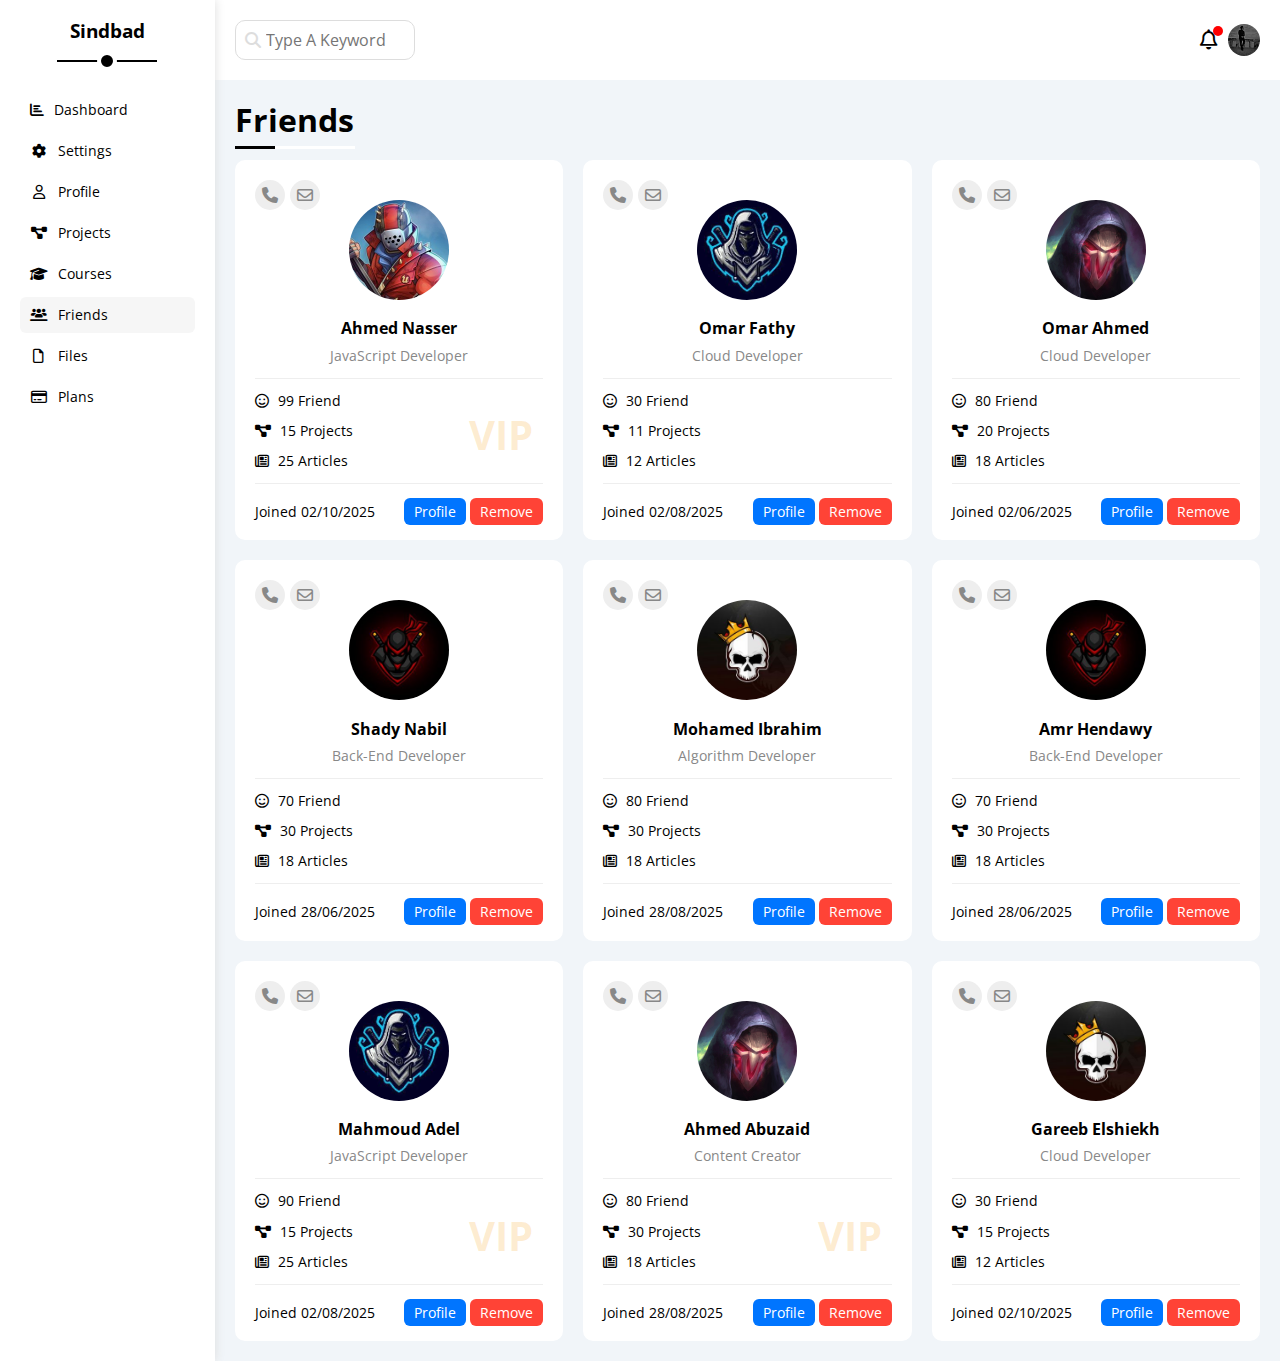
<file: friends.html>
<!DOCTYPE html>
<html lang="en">
    <head>
        <meta charset="UTF-8">
        <meta name="viewport" content="width=device-width, initial-scale=1.0">
        <link rel="stylesheet" href="css/framework.css">
        <link rel="stylesheet" href="css/style.css">
        <link rel="stylesheet" href="css/normalize.css">
        <link rel="stylesheet" href="css/all.min.css">
        <link rel="preconnect" href="https://fonts.googleapis.com">
        <link rel="preconnect" href="https://fonts.gstatic.com" crossorigin>
        <link href="https://fonts.googleapis.com/css2?family=Open+Sans:ital,wdth,wght@0,75..100,300..800;1,75..100,300..800&display=swap" rel="stylesheet">
        <title>Friends</title>
    </head>
    <body>
        <div class="page d-flex">
            <div class="sidebar bg-white p-20 p-relative">
                <h3 class="p-relative txt-c mt-0">Sindbad</h3>
                <ul>
                    <li>
                        <a class="d-flex align-c fs-14 c-black rad-6 p-10" href="index.html">
                            <i class="fa-solid fa-chart-bar"></i>
                            <span>Dashboard</span>
                        </a>
                    </li>
                    <li>
                        <a class="d-flex align-c fs-14 c-black rad-6 p-10" href="settings.html">
                            <i class="fa-solid fa-gear fa-fw"></i>
                            <span>Settings</span>
                        </a>
                    </li>
                    <li>
                        <a class="d-flex align-c fs-14 c-black rad-6 p-10" href="profile.html">
                            <i class="fa-regular fa-user fa-fw"></i>
                            <span>Profile</span>
                        </a>
                    </li>
                    <li>
                        <a class="d-flex align-c fs-14 c-black rad-6 p-10" href="projects.html">
                            <i class="fa-solid fa-diagram-project fa-fw"></i>
                            <span>Projects</span>
                        </a>
                    </li>
                    <li>
                        <a class="d-flex align-c fs-14 c-black rad-6 p-10" href="courses.html">
                            <i class="fa-solid fa-graduation-cap fa-fw"></i>
                            <span>Courses</span>
                        </a>
                    </li>
                    <li>
                        <a class="active d-flex align-c fs-14 c-black rad-6 p-10" href="friends.html">
                            <i class="fa-solid fa-users-line fa-fw"></i>
                            <span>Friends</span>
                        </a>
                    </li>
                    <li>
                        <a class="d-flex align-c fs-14 c-black rad-6 p-10" href="files.html">
                            <i class="fa-regular fa-file fa-fw"></i>
                            <span>Files</span>
                        </a>
                    </li>
                    <li>
                        <a class="d-flex align-c fs-14 c-black rad-6 p-10" href="plans.html">
                            <i class="fa-regular fa-credit-card fa-fw">
                            </i><span>Plans</span>
                        </a>
                    </li>
                </ul>
            </div>
            <div class="content w-full">
                <header class="p-15 bg-white between-flex">
                    <div class="search p-relative">
                        <i class="fa-solid fa-magnifying-glass"></i>
                        <input class="p-10 rad-10" type="search" placeholder="Type A Keyword">
                    </div>
                    <div class="icons d-flex align-c">
                        <span class="notification p-relative">
                            <i class="fa-regular fa-bell fa-lg"></i>
                        </span>
                        <img src="imgs/mahmoud.jpg" alt="">
                    </div>
                </header>
                <h1 class="p-relative">Friends</h1>
                <div class="friends d-grid gap-20 m-20">
                    <div class="card bg-white p-20 rad-10">
                        <div class="image txt-c p-relative bb-eee mb-10">
                            <img class="mt-20" src="imgs/friend-01.jpg" alt="">
                            <p class="mb-10 fw-bold">Ahmed Nasser</p>
                            <p class="mt-0 c-gray fs-14">JavaScript Developer</p>
                            <div class="contact d-flex">
                                <a class="bg-eee c-gray center-flex mr-5" href="#"><i class="fa-solid fa-phone"></i></a>
                                <a class="bg-eee c-gray center-flex" href="#"><i class="fa-regular fa-envelope"></i></a>
                            </div> 
                        </div>
                        <div class="about mb-20 bb-eee p-relative">
                            <p class="fs-14"><i class="fa-regular fa-face-smile mr-5"></i> 99 Friend</p>
                            <p class="fs-14"><i class="fa-solid fa-diagram-project mr-5"></i> 15 Projects</p>
                            <p class="fs-14"><i class="fa-regular fa-newspaper mr-5"></i> 25 Articles</p>
                            <span class="vip">VIP</span>
                        </div>
                        <div class="details between-flex fs-14">
                            <span>Joined 02/10/2025</span>
                            <div>
                                <a href="#"><span class="btn-shape bg-blue c-white">Profile</span></a>
                                <a href="#"><span class="btn-shape bg-red c-white">Remove</span></a>
                            </div>
                        </div>
                    </div>
                    <div class="card bg-white p-20 rad-10">
                        <div class="image txt-c p-relative bb-eee mb-10">
                            <img class="mt-20" src="imgs/friend-02.jpg" alt="">
                            <p class="mb-10 fw-bold">Omar Fathy</p>
                            <p class="mt-0 c-gray fs-14">Cloud Developer</p>
                            <div class="contact d-flex">
                                <a class="bg-eee c-gray center-flex mr-5" href="#"><i class="fa-solid fa-phone"></i></a>
                                <a class="bg-eee c-gray center-flex" href="#"><i class="fa-regular fa-envelope"></i></a>
                            </div> 
                        </div>
                        <div class="about mb-20 bb-eee p-relative">
                            <p class="fs-14"><i class="fa-regular fa-face-smile mr-5"></i> 30 Friend</p>
                            <p class="fs-14"><i class="fa-solid fa-diagram-project mr-5"></i> 11 Projects</p>
                            <p class="fs-14"><i class="fa-regular fa-newspaper mr-5"></i> 12 Articles</p>
                        </div>
                        <div class="details between-flex fs-14">
                            <span>Joined 02/08/2025</span>
                            <div>
                                <a href="#"><span class="btn-shape bg-blue c-white">Profile</span></a>
                                <a href="#"><span class="btn-shape bg-red c-white">Remove</span></a>
                            </div>
                        </div>
                    </div>
                    <div class="card bg-white p-20 rad-10">
                        <div class="image txt-c p-relative bb-eee mb-10">
                            <img class="mt-20" src="imgs/friend-03.jpg" alt="">
                            <p class="mb-10 fw-bold">Omar Ahmed</p>
                            <p class="mt-0 c-gray fs-14">Cloud Developer</p>
                            <div class="contact d-flex">
                                <a class="bg-eee c-gray center-flex mr-5" href="#"><i class="fa-solid fa-phone"></i></a>
                                <a class="bg-eee c-gray center-flex" href="#"><i class="fa-regular fa-envelope"></i></a>
                            </div> 
                        </div>
                        <div class="about mb-20 bb-eee p-relative">
                            <p class="fs-14"><i class="fa-regular fa-face-smile mr-5"></i> 80 Friend</p>
                            <p class="fs-14"><i class="fa-solid fa-diagram-project mr-5"></i> 20 Projects</p>
                            <p class="fs-14"><i class="fa-regular fa-newspaper mr-5"></i> 18 Articles</p>
                        </div>
                        <div class="details between-flex fs-14">
                            <span>Joined 02/06/2025</span>
                            <div>
                                <a href="#"><span class="btn-shape bg-blue c-white">Profile</span></a>
                                <a href="#"><span class="btn-shape bg-red c-white">Remove</span></a>
                            </div>
                        </div>
                    </div>
                    <div class="card bg-white p-20 rad-10">
                        <div class="image txt-c p-relative bb-eee mb-10">
                            <img class="mt-20" src="imgs/friend-04.jpg" alt="">
                            <p class="mb-10 fw-bold">Shady Nabil</p>
                            <p class="mt-0 c-gray fs-14">Back-End Developer</p>
                            <div class="contact d-flex">
                                <a class="bg-eee c-gray center-flex mr-5" href="#"><i class="fa-solid fa-phone"></i></a>
                                <a class="bg-eee c-gray center-flex" href="#"><i class="fa-regular fa-envelope"></i></a>
                            </div> 
                        </div>
                        <div class="about mb-20 bb-eee p-relative">
                            <p class="fs-14"><i class="fa-regular fa-face-smile mr-5"></i> 70 Friend</p>
                            <p class="fs-14"><i class="fa-solid fa-diagram-project mr-5"></i> 30 Projects</p>
                            <p class="fs-14"><i class="fa-regular fa-newspaper mr-5"></i> 18 Articles</p>
                        </div>
                        <div class="details between-flex fs-14">
                            <span>Joined 28/06/2025</span>
                            <div>
                                <a href="#"><span class="btn-shape bg-blue c-white">Profile</span></a>
                                <a href="#"><span class="btn-shape bg-red c-white">Remove</span></a>
                            </div>
                        </div>
                    </div>
                    <div class="card bg-white p-20 rad-10">
                        <div class="image txt-c p-relative bb-eee mb-10">
                            <img class="mt-20" src="imgs/friend-05.jpg" alt="">
                            <p class="mb-10 fw-bold">Mohamed Ibrahim</p>
                            <p class="mt-0 c-gray fs-14">Algorithm Developer</p>
                            <div class="contact d-flex">
                                <a class="bg-eee c-gray center-flex mr-5" href="#"><i class="fa-solid fa-phone"></i></a>
                                <a class="bg-eee c-gray center-flex" href="#"><i class="fa-regular fa-envelope"></i></a>
                            </div> 
                        </div>
                        <div class="about mb-20 bb-eee p-relative">
                            <p class="fs-14"><i class="fa-regular fa-face-smile mr-5"></i> 80 Friend</p>
                            <p class="fs-14"><i class="fa-solid fa-diagram-project mr-5"></i> 30 Projects</p>
                            <p class="fs-14"><i class="fa-regular fa-newspaper mr-5"></i> 18 Articles</p>
                        </div>
                        <div class="details between-flex fs-14">
                            <span>Joined 28/08/2025</span>
                            <div>
                                <a href="#"><span class="btn-shape bg-blue c-white">Profile</span></a>
                                <a href="#"><span class="btn-shape bg-red c-white">Remove</span></a>
                            </div>
                        </div>
                    </div>
                    <div class="card bg-white p-20 rad-10">
                        <div class="image txt-c p-relative bb-eee mb-10">
                            <img class="mt-20" src="imgs/friend-04.jpg" alt="">
                            <p class="mb-10 fw-bold">Amr Hendawy</p>
                            <p class="mt-0 c-gray fs-14">Back-End Developer</p>
                            <div class="contact d-flex">
                                <a class="bg-eee c-gray center-flex mr-5" href="#"><i class="fa-solid fa-phone"></i></a>
                                <a class="bg-eee c-gray center-flex" href="#"><i class="fa-regular fa-envelope"></i></a>
                            </div> 
                        </div>
                        <div class="about mb-20 bb-eee p-relative">
                            <p class="fs-14"><i class="fa-regular fa-face-smile mr-5"></i> 70 Friend</p>
                            <p class="fs-14"><i class="fa-solid fa-diagram-project mr-5"></i> 30 Projects</p>
                            <p class="fs-14"><i class="fa-regular fa-newspaper mr-5"></i> 18 Articles</p>
                        </div>
                        <div class="details between-flex fs-14">
                            <span>Joined 28/06/2025</span>
                            <div>
                                <a href="#"><span class="btn-shape bg-blue c-white">Profile</span></a>
                                <a href="#"><span class="btn-shape bg-red c-white">Remove</span></a>
                            </div>
                        </div>
                    </div>
                    <div class="card bg-white p-20 rad-10">
                        <div class="image txt-c p-relative bb-eee mb-10">
                            <img class="mt-20" src="imgs/friend-02.jpg" alt="">
                            <p class="mb-10 fw-bold">Mahmoud Adel</p>
                            <p class="mt-0 c-gray fs-14">JavaScript Developer</p>
                            <div class="contact d-flex">
                                <a class="bg-eee c-gray center-flex mr-5" href="#"><i class="fa-solid fa-phone"></i></a>
                                <a class="bg-eee c-gray center-flex" href="#"><i class="fa-regular fa-envelope"></i></a>
                            </div> 
                        </div>
                        <div class="about mb-20 bb-eee p-relative">
                            <p class="fs-14"><i class="fa-regular fa-face-smile mr-5"></i> 90  Friend</p>
                            <p class="fs-14"><i class="fa-solid fa-diagram-project mr-5"></i> 15 Projects</p>
                            <p class="fs-14"><i class="fa-regular fa-newspaper mr-5"></i> 25 Articles</p>
                            <span class="vip">VIP</span>
                        </div>
                        <div class="details between-flex fs-14">
                            <span>Joined 02/08/2025</span>
                            <div>
                                <a href="#"><span class="btn-shape bg-blue c-white">Profile</span></a>
                                <a href="#"><span class="btn-shape bg-red c-white">Remove</span></a>
                            </div>
                        </div>
                    </div>
                    <div class="card bg-white p-20 rad-10">
                        <div class="image txt-c p-relative bb-eee mb-10">
                            <img class="mt-20" src="imgs/friend-03.jpg" alt="">
                            <p class="mb-10 fw-bold">Ahmed Abuzaid</p>
                            <p class="mt-0 c-gray fs-14">Content Creator</p>
                            <div class="contact d-flex">
                                <a class="bg-eee c-gray center-flex mr-5" href="#"><i class="fa-solid fa-phone"></i></a>
                                <a class="bg-eee c-gray center-flex" href="#"><i class="fa-regular fa-envelope"></i></a>
                            </div> 
                        </div>
                        <div class="about mb-20 bb-eee p-relative">
                            <p class="fs-14"><i class="fa-regular fa-face-smile mr-5"></i> 80 Friend</p>
                            <p class="fs-14"><i class="fa-solid fa-diagram-project mr-5"></i> 30 Projects</p>
                            <p class="fs-14"><i class="fa-regular fa-newspaper mr-5"></i> 18 Articles</p>
                            <span class="vip">VIP</span>
                        </div>
                        <div class="details between-flex fs-14">
                            <span>Joined 28/08/2025</span>
                            <div>
                                <a href="#"><span class="btn-shape bg-blue c-white">Profile</span></a>
                                <a href="#"><span class="btn-shape bg-red c-white">Remove</span></a>
                            </div>
                        </div>
                    </div>
                    <div class="card bg-white p-20 rad-10">
                        <div class="image txt-c p-relative bb-eee mb-10">
                            <img class="mt-20" src="imgs/friend-05.jpg" alt="">
                            <p class="mb-10 fw-bold">Gareeb Elshiekh</p>
                            <p class="mt-0 c-gray fs-14">Cloud Developer</p>
                            <div class="contact d-flex">
                                <a class="bg-eee c-gray center-flex mr-5" href="#"><i class="fa-solid fa-phone"></i></a>
                                <a class="bg-eee c-gray center-flex" href="#"><i class="fa-regular fa-envelope"></i></a>
                            </div> 
                        </div>
                        <div class="about mb-20 bb-eee p-relative">
                            <p class="fs-14"><i class="fa-regular fa-face-smile mr-5"></i> 30 Friend</p>
                            <p class="fs-14"><i class="fa-solid fa-diagram-project mr-5"></i> 15 Projects</p>
                            <p class="fs-14"><i class="fa-regular fa-newspaper mr-5"></i> 12 Articles</p>
                        </div>
                        <div class="details between-flex fs-14">
                            <span>Joined 02/10/2025</span>
                            <div>
                                <a href="#"><span class="btn-shape bg-blue c-white">Profile</span></a>
                                <a href="#"><span class="btn-shape bg-red c-white">Remove</span></a>
                            </div>
                        </div>
                    </div>
                </div>
            </div>
        </div>
    </body>
</html>
</file>
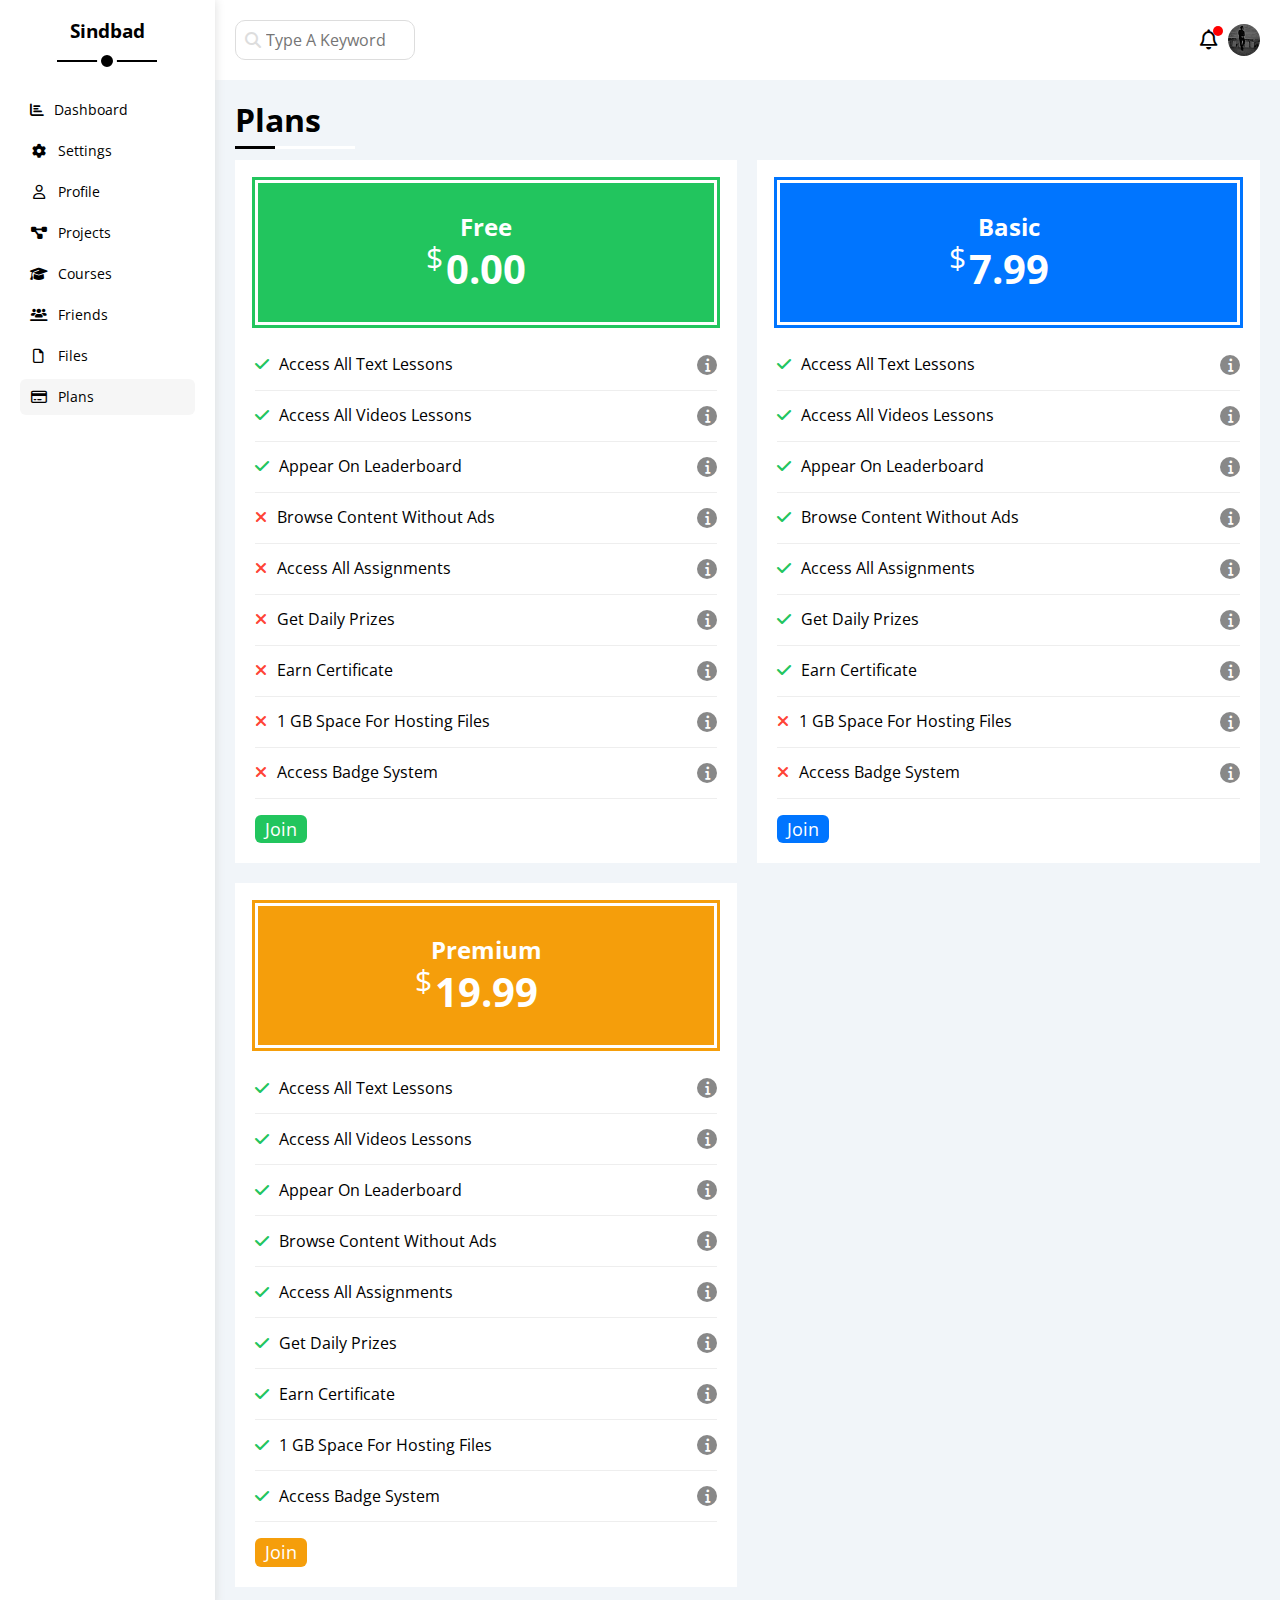
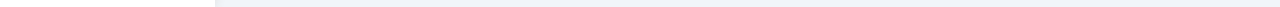
<file: plans.html>
<!DOCTYPE html>
<html lang="en">
    <head>
        <meta charset="UTF-8">
        <meta name="viewport" content="width=device-width, initial-scale=1.0">
        <link rel="stylesheet" href="css/framework.css">
        <link rel="stylesheet" href="css/style.css">
        <link rel="stylesheet" href="css/normalize.css">
        <link rel="stylesheet" href="css/all.min.css">
        <link rel="preconnect" href="https://fonts.googleapis.com">
        <link rel="preconnect" href="https://fonts.gstatic.com" crossorigin>
        <link href="https://fonts.googleapis.com/css2?family=Open+Sans:ital,wdth,wght@0,75..100,300..800;1,75..100,300..800&display=swap" rel="stylesheet">
        <title>Plans</title>
    </head>
    <body>
        <div class="page d-flex">
            <div class="sidebar bg-white p-20 p-relative">
                <h3 class="p-relative txt-c mt-0">Sindbad</h3>
                <ul>
                    <li>
                        <a class="d-flex align-c fs-14 c-black rad-6 p-10" href="index.html">
                            <i class="fa-solid fa-chart-bar"></i>
                            <span>Dashboard</span>
                        </a>
                    </li>
                    <li>
                        <a class="d-flex align-c fs-14 c-black rad-6 p-10" href="settings.html">
                            <i class="fa-solid fa-gear fa-fw"></i>
                            <span>Settings</span>
                        </a>
                    </li>
                    <li>
                        <a class="d-flex align-c fs-14 c-black rad-6 p-10" href="profile.html">
                            <i class="fa-regular fa-user fa-fw"></i>
                            <span>Profile</span>
                        </a>
                    </li>
                    <li>
                        <a class="d-flex align-c fs-14 c-black rad-6 p-10" href="projects.html">
                            <i class="fa-solid fa-diagram-project fa-fw"></i>
                            <span>Projects</span>
                        </a>
                    </li>
                    <li>
                        <a class="d-flex align-c fs-14 c-black rad-6 p-10" href="courses.html">
                            <i class="fa-solid fa-graduation-cap fa-fw"></i>
                            <span>Courses</span>
                        </a>
                    </li>
                    <li>
                        <a class="d-flex align-c fs-14 c-black rad-6 p-10" href="friends.html">
                            <i class="fa-solid fa-users-line fa-fw"></i>
                            <span>Friends</span>
                        </a>
                    </li>
                    <li>
                        <a class="d-flex align-c fs-14 c-black rad-6 p-10" href="files.html">
                            <i class="fa-regular fa-file fa-fw"></i>
                            <span>Files</span>
                        </a>
                    </li>
                    <li>
                        <a class="active d-flex align-c fs-14 c-black rad-6 p-10" href="plans.html">
                            <i class="fa-regular fa-credit-card fa-fw">
                            </i><span>Plans</span>
                        </a>
                    </li>
                </ul>
            </div>
            <div class="content w-full">
                <header class="p-15 bg-white between-flex">
                    <div class="search p-relative">
                        <i class="fa-solid fa-magnifying-glass"></i>
                        <input class="p-10 rad-10" type="search" placeholder="Type A Keyword">
                    </div>
                    <div class="icons d-flex align-c">
                        <span class="notification p-relative">
                            <i class="fa-regular fa-bell fa-lg"></i>
                        </span>
                        <img src="imgs/mahmoud.jpg" alt="">
                    </div>
                </header>
                <h1 class="p-relative">Plans</h1>
                <div class="plans d-grid gap-20 m-20">
                    <div class="card free bg-white p-20">
                        <div class="box txt-c bg-green c-white mt-0">
                            <h2 class="mt-0 mb-5">Free</h2>
                            <span class="price p-relative fw-bold">0.00</span>
                        </div>
                        <ul>
                            <li class="between-flex bb-eee pb-15 mb-15">
                                <p class="mb-0 mt-0"><i class="fa-solid fa-check mr-10 c-green"></i>Access All Text Lessons</p>
                                <a class="info bg-gray center-flex fs-14" href="#"><i class="fa-solid fa-info c-white"></i></a>
                            </li>
                            <li class="between-flex bb-eee pb-15 mb-15">
                                <p class="mb-0 mt-0"><i class="fa-solid fa-check mr-10 c-green"></i>Access All Videos Lessons</p>
                                <a class="info bg-gray center-flex fs-14" href="#"><i class="fa-solid fa-info c-white"></i></a>
                            </li>
                            <li class="between-flex bb-eee pb-15 mb-15">
                                <p class="mb-0 mt-0"><i class="fa-solid fa-check mr-10 c-green"></i>Appear On Leaderboard</p>
                                <a class="info bg-gray center-flex fs-14" href="#"><i class="fa-solid fa-info c-white"></i></a>
                            </li>
                            <li class="between-flex bb-eee pb-15 mb-15">
                                <p class="mb-0 mt-0"><i class="fa-solid fa-xmark c-red mr-10"></i>Browse Content Without Ads</p>
                                <a class="info bg-gray center-flex fs-14" href="#"><i class="fa-solid fa-info c-white"></i></a>
                            </li>
                            <li class="between-flex bb-eee pb-15 mb-15">
                                <p class="mb-0 mt-0"><i class="fa-solid fa-xmark c-red mr-10"></i>Access All Assignments</p>
                                <a class="info bg-gray center-flex fs-14" href="#"><i class="fa-solid fa-info c-white"></i></a>
                            </li>
                            <li class="between-flex bb-eee pb-15 mb-15">
                                <p class="mb-0 mt-0"><i class="fa-solid fa-xmark c-red mr-10"></i>Get Daily Prizes</p>
                                <a class="info bg-gray center-flex fs-14" href="#"><i class="fa-solid fa-info c-white"></i></a>
                            </li>
                            <li class="between-flex bb-eee pb-15 mb-15">
                                <p class="mb-0 mt-0"><i class="fa-solid fa-xmark c-red mr-10"></i>Earn Certificate</p>
                                <a class="info bg-gray center-flex fs-14" href="#"><i class="fa-solid fa-info c-white"></i></a>
                            </li>
                            <li class="between-flex bb-eee pb-15 mb-15">
                                <p class="mb-0 mt-0"><i class="fa-solid fa-xmark c-red mr-10"></i>1 GB Space For Hosting Files</p>
                                <a class="info bg-gray center-flex fs-14" href="#"><i class="fa-solid fa-info c-white"></i></a>
                            </li>
                            <li class="between-flex bb-eee pb-15 mb-15">
                                <p class="mb-0 mt-0"><i class="fa-solid fa-xmark c-red mr-10"></i>Access Badge System</p>
                                <a class="info bg-gray center-flex fs-14" href="#"><i class="fa-solid fa-info c-white"></i></a>
                            </li>
                        </ul>
                        <a class="d-block btn-shape c-white fs-18 bg-green w-fit" href="#">Join</a>
                    </div>
                    <div class="card basic bg-white p-20">
                        <div class="box txt-c bg-blue c-white mt-0">
                            <h2 class="mt-0 mb-5">Basic</h2>
                            <span class="price p-relative fw-bold">7.99</span>
                        </div>
                        <ul>
                            <li class="between-flex bb-eee pb-15 mb-15">
                                <p class="mb-0 mt-0"><i class="fa-solid fa-check mr-10 c-green"></i>Access All Text Lessons</p>
                                <a class="info bg-gray center-flex fs-14" href="#"><i class="fa-solid fa-info c-white"></i></a>
                            </li>
                            <li class="between-flex bb-eee pb-15 mb-15">
                                <p class="mb-0 mt-0"><i class="fa-solid fa-check mr-10 c-green"></i>Access All Videos Lessons</p>
                                <a class="info bg-gray center-flex fs-14" href="#"><i class="fa-solid fa-info c-white"></i></a>
                            </li>
                            <li class="between-flex bb-eee pb-15 mb-15">
                                <p class="mb-0 mt-0"><i class="fa-solid fa-check mr-10 c-green"></i>Appear On Leaderboard</p>
                                <a class="info bg-gray center-flex fs-14" href="#"><i class="fa-solid fa-info c-white"></i></a>
                            </li>
                            <li class="between-flex bb-eee pb-15 mb-15">
                                <p class="mb-0 mt-0"><i class="fa-solid fa-check mr-10 c-green"></i>Browse Content Without Ads</p>
                                <a class="info bg-gray center-flex fs-14" href="#"><i class="fa-solid fa-info c-white"></i></a>
                            </li>
                            <li class="between-flex bb-eee pb-15 mb-15">
                                <p class="mb-0 mt-0"><i class="fa-solid fa-check mr-10 c-green"></i>Access All Assignments</p>
                                <a class="info bg-gray center-flex fs-14" href="#"><i class="fa-solid fa-info c-white"></i></a>
                            </li>
                            <li class="between-flex bb-eee pb-15 mb-15">
                                <p class="mb-0 mt-0"><i class="fa-solid fa-check mr-10 c-green"></i>Get Daily Prizes</p>
                                <a class="info bg-gray center-flex fs-14" href="#"><i class="fa-solid fa-info c-white"></i></a>
                            </li>
                            <li class="between-flex bb-eee pb-15 mb-15">
                                <p class="mb-0 mt-0"><i class="fa-solid fa-check mr-10 c-green"></i>Earn Certificate</p>
                                <a class="info bg-gray center-flex fs-14" href="#"><i class="fa-solid fa-info c-white"></i></a>
                            </li>
                            <li class="between-flex bb-eee pb-15 mb-15">
                                <p class="mb-0 mt-0"><i class="fa-solid fa-xmark c-red mr-10"></i>1 GB Space For Hosting Files</p>
                                <a class="info bg-gray center-flex fs-14" href="#"><i class="fa-solid fa-info c-white"></i></a>
                            </li>
                            <li class="between-flex bb-eee pb-15 mb-15">
                                <p class="mb-0 mt-0"><i class="fa-solid fa-xmark c-red mr-10"></i>Access Badge System</p>
                                <a class="info bg-gray center-flex fs-14" href="#"><i class="fa-solid fa-info c-white"></i></a>
                            </li>
                        </ul>
                        <a class="d-block btn-shape c-white fs-18 bg-blue w-fit" href="#">Join</a>
                    </div>
                    <div class="card premium bg-white p-20">
                        <div class="box txt-c bg-orange c-white mt-0">
                            <h2 class="mt-0 mb-5">Premium</h2>
                            <span class="price p-relative fw-bold">19.99</span>
                        </div>
                        <ul>
                            <li class="between-flex bb-eee pb-15 mb-15">
                                <p class="mb-0 mt-0"><i class="fa-solid fa-check mr-10 c-green"></i>Access All Text Lessons</p>
                                <a class="info bg-gray center-flex fs-14" href="#"><i class="fa-solid fa-info c-white"></i></a>
                            </li>
                            <li class="between-flex bb-eee pb-15 mb-15">
                                <p class="mb-0 mt-0"><i class="fa-solid fa-check mr-10 c-green"></i>Access All Videos Lessons</p>
                                <a class="info bg-gray center-flex fs-14" href="#"><i class="fa-solid fa-info c-white"></i></a>
                            </li>
                            <li class="between-flex bb-eee pb-15 mb-15">
                                <p class="mb-0 mt-0"><i class="fa-solid fa-check mr-10 c-green"></i>Appear On Leaderboard</p>
                                <a class="info bg-gray center-flex fs-14" href="#"><i class="fa-solid fa-info c-white"></i></a>
                            </li>
                            <li class="between-flex bb-eee pb-15 mb-15">
                                <p class="mb-0 mt-0"><i class="fa-solid fa-check mr-10 c-green"></i>Browse Content Without Ads</p>
                                <a class="info bg-gray center-flex fs-14" href="#"><i class="fa-solid fa-info c-white"></i></a>
                            </li>
                            <li class="between-flex bb-eee pb-15 mb-15">
                                <p class="mb-0 mt-0"><i class="fa-solid fa-check mr-10 c-green"></i>Access All Assignments</p>
                                <a class="info bg-gray center-flex fs-14" href="#"><i class="fa-solid fa-info c-white"></i></a>
                            </li>
                            <li class="between-flex bb-eee pb-15 mb-15">
                                <p class="mb-0 mt-0"><i class="fa-solid fa-check mr-10 c-green"></i>Get Daily Prizes</p>
                                <a class="info bg-gray center-flex fs-14" href="#"><i class="fa-solid fa-info c-white"></i></a>
                            </li>
                            <li class="between-flex bb-eee pb-15 mb-15">
                                <p class="mb-0 mt-0"><i class="fa-solid fa-check mr-10 c-green"></i>Earn Certificate</p>
                                <a class="info bg-gray center-flex fs-14" href="#"><i class="fa-solid fa-info c-white"></i></a>
                            </li>
                            <li class="between-flex bb-eee pb-15 mb-15">
                                <p class="mb-0 mt-0"><i class="fa-solid fa-check mr-10 c-green"></i>1 GB Space For Hosting Files</p>
                                <a class="info bg-gray center-flex fs-14" href="#"><i class="fa-solid fa-info c-white"></i></a>
                            </li>
                            <li class="between-flex bb-eee pb-15 mb-15">
                                <p class="mb-0 mt-0"><i class="fa-solid fa-check mr-10 c-green"></i>Access Badge System</p>
                                <a class="info bg-gray center-flex fs-14" href="#"><i class="fa-solid fa-info c-white"></i></a>
                            </li>
                        </ul>
                        <a class="d-block btn-shape c-white fs-18 bg-orange w-fit" href="#">Join</a>
                    </div>
                </div>
            </div>
        </div>
    </body>
</html>
</file>
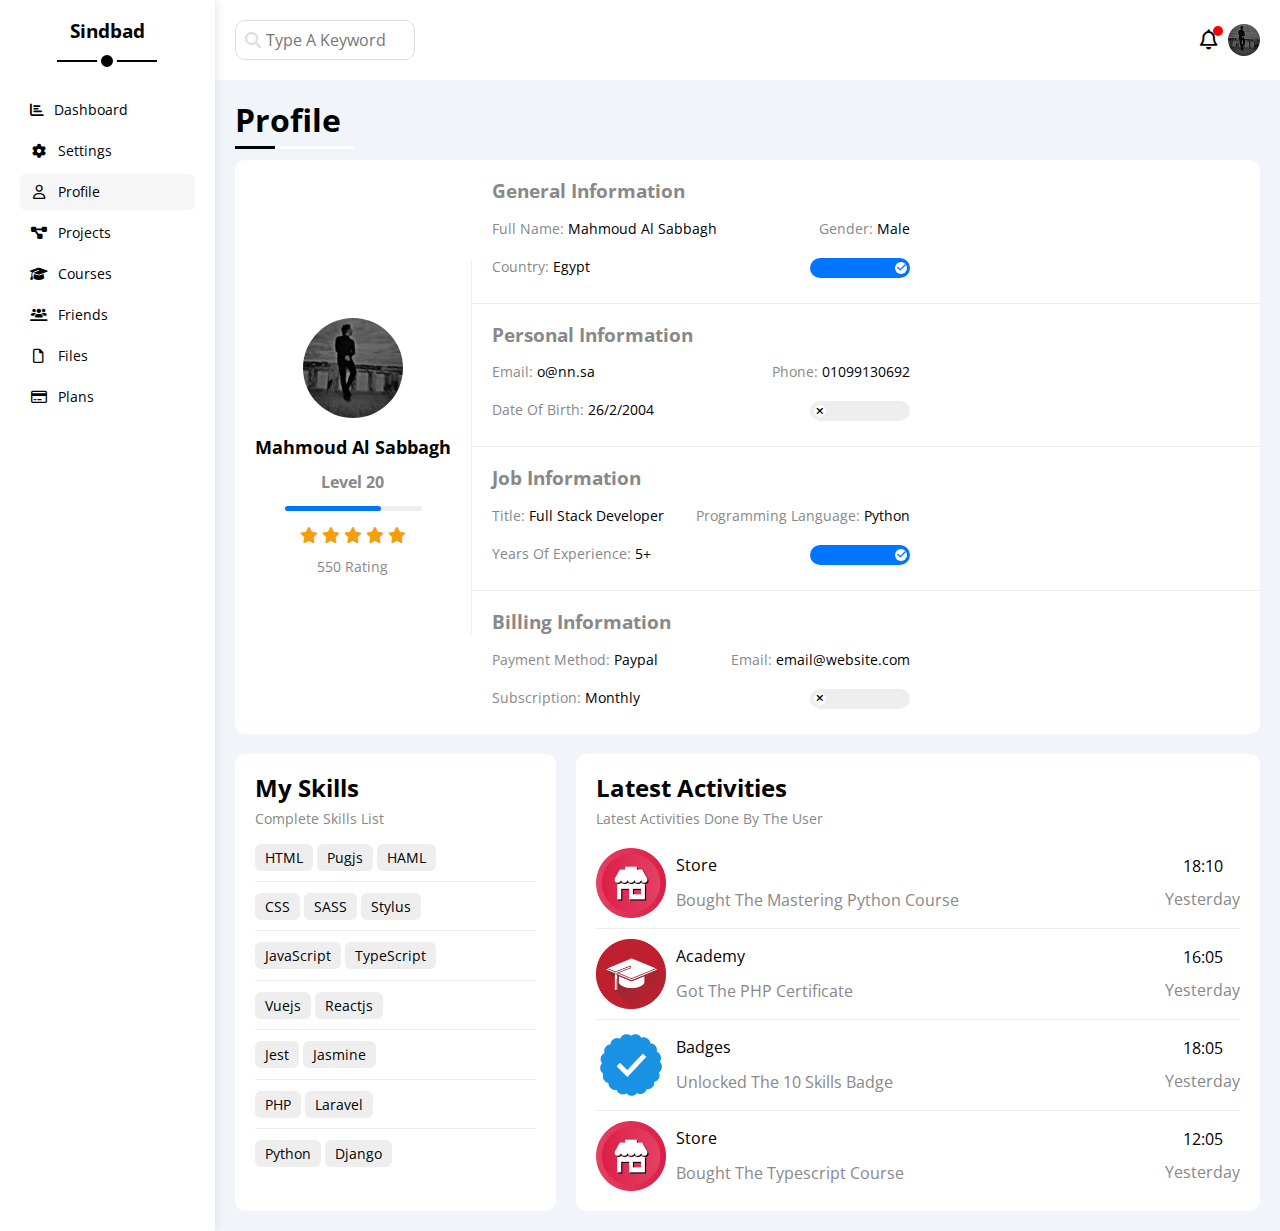
<file: profile.html>
<!DOCTYPE html>
<html lang="en">
    <head>
        <meta charset="UTF-8">
        <meta name="viewport" content="width=device-width, initial-scale=1.0">
        <link rel="stylesheet" href="css/framework.css">
        <link rel="stylesheet" href="css/style.css">
        <link rel="stylesheet" href="css/normalize.css">
        <link rel="stylesheet" href="css/all.min.css">
        <link rel="preconnect" href="https://fonts.googleapis.com">
        <link rel="preconnect" href="https://fonts.gstatic.com" crossorigin>
        <link href="https://fonts.googleapis.com/css2?family=Open+Sans:ital,wdth,wght@0,75..100,300..800;1,75..100,300..800&display=swap" rel="stylesheet">
        <title>Profile</title>
    </head>
    <body>
        <div class="page d-flex">
            <div class="sidebar bg-white p-20 p-relative">
                <h3 class="p-relative txt-c mt-0">Sindbad</h3>
                <ul>
                    <li>
                        <a class="d-flex align-c fs-14 c-black rad-6 p-10" href="index.html">
                            <i class="fa-solid fa-chart-bar"></i>
                            <span>Dashboard</span>
                        </a>
                    </li>
                    <li>
                        <a class="d-flex align-c fs-14 c-black rad-6 p-10" href="settings.html">
                            <i class="fa-solid fa-gear fa-fw"></i>
                            <span>Settings</span>
                        </a>
                    </li>
                    <li>
                        <a class="active d-flex align-c fs-14 c-black rad-6 p-10" href="profile.html">
                            <i class="fa-regular fa-user fa-fw"></i>
                            <span>Profile</span>
                        </a>
                    </li>
                    <li>
                        <a class="d-flex align-c fs-14 c-black rad-6 p-10" href="projects.html">
                            <i class="fa-solid fa-diagram-project fa-fw"></i>
                            <span>Projects</span>
                        </a>
                    </li>
                    <li>
                        <a class="d-flex align-c fs-14 c-black rad-6 p-10" href="courses.html">
                            <i class="fa-solid fa-graduation-cap fa-fw"></i>
                            <span>Courses</span>
                        </a>
                    </li>
                    <li>
                        <a class="d-flex align-c fs-14 c-black rad-6 p-10" href="friends.html">
                            <i class="fa-solid fa-users-line fa-fw"></i>
                            <span>Friends</span>
                        </a>
                    </li>
                    <li>
                        <a class="d-flex align-c fs-14 c-black rad-6 p-10" href="files.html">
                            <i class="fa-regular fa-file fa-fw"></i>
                            <span>Files</span>
                        </a>
                    </li>
                    <li>
                        <a class="d-flex align-c fs-14 c-black rad-6 p-10" href="plans.html">
                            <i class="fa-regular fa-credit-card fa-fw">
                            </i><span>Plans</span>
                        </a>
                    </li>
                </ul>
            </div>
            <div class="content w-full">
                <header class="p-15 bg-white between-flex">
                    <div class="search p-relative">
                        <i class="fa-solid fa-magnifying-glass"></i>
                        <input class="p-10 rad-10" type="search" placeholder="Type A Keyword">
                    </div>
                    <div class="icons d-flex align-c">
                        <span class="notification p-relative">
                            <i class="fa-regular fa-bell fa-lg"></i>
                        </span>
                        <img src="imgs/mahmoud.jpg" alt="">
                    </div>
                </header>
                <h1 class="p-relative">Profile</h1>
                <div class="profile m-20">
                    <div class="profile-info d-flex f-wrap bg-white rad-10 w-full p-relative mb-20">
                        <div class="avatar-box txt-c center-flex">
                            <div>
                                <img src="imgs/mahmoud.jpg" alt="">
                                <h2 class="mt-15 fs-18">Mahmoud Al Sabbagh</h2>
                                <span class=" d-block mt-15 c-gray fw-bold">Level 20</span>
                                <div class="progress mt-15 rad-10"><span class="d-block rad-10"></span></div>
                                <div class="stars mt-15">
                                    <i class="fa-solid fa-star c-orange"></i>
                                    <i class="fa-solid fa-star c-orange"></i>
                                    <i class="fa-solid fa-star c-orange"></i>
                                    <i class="fa-solid fa-star c-orange"></i>
                                    <i class="fa-solid fa-star c-orange"></i>
                                </div>
                                <span class=" d-block mt-15 c-gray fs-14">550 Rating</span>
                            </div>
                        </div>
                        <div class="info txt-l">
                            <div class="box w-full bb-eee">
                                <h3 class="mt-0 mb-0 c-gray">General Information</h3>
                                <div class="line between-flex mt-5 fs-14">
                                    <p class="mb-0"><span class="c-gray">Full Name:</span> Mahmoud Al Sabbagh</p>
                                    <p class="mb-0"><span class="c-gray">Gender:</span> Male</p>
                                </div>
                                <div class="line between-flex mt-5 fs-14">
                                    <p class="mb-0"><span class="c-gray">Country:</span> Egypt</p>
                                        <label>
                                            <input class="toggle-checkbox" type="checkbox" checked>
                                            <div class="toggle-switch"></div>
                                        </label>
                                </div>
                            </div>
                            <div class="box w-full bb-eee">
                                <h3 class="mt-0 mb-0 c-gray">Personal Information</h3>
                                <div class="line between-flex mt-5 fs-14">
                                    <p class="mb-0"><span class="c-gray">Email:</span> o@nn.sa</p>
                                    <p class="mb-0"><span class="c-gray">Phone:</span> 01099130692</p>
                                </div>
                                <div class="line between-flex mt-5 fs-14">
                                    <p class="mb-0"><span class="c-gray">Date Of Birth:</span> 26/2/2004</p>
                                    <label>
                                        <input class="toggle-checkbox" type="checkbox">
                                        <div class="toggle-switch"></div>
                                    </label>
                                </div>
                            </div>
                            <div class="box w-full bb-eee">
                                <h3 class="mt-0 mb-0 c-gray">Job Information</h3>
                                <div class="line between-flex mt-5 fs-14">
                                    <p class="mb-0"><span class="c-gray">Title:</span> Full Stack Developer</p>
                                    <p class="mb-0"><span class="c-gray">Programming Language:</span> Python</p>
                                </div>
                                <div class="line between-flex mt-5 fs-14">
                                    <p class="mb-0"><span class="c-gray">Years Of Experience:</span> 5+</p>
                                    <label>
                                        <input class="toggle-checkbox" type="checkbox" checked>
                                        <div class="toggle-switch"></div>
                                    </label>
                                </div>
                            </div>
                            <div class="box w-full">
                                <h3 class="mt-0 mb-0 c-gray">Billing Information</h3>
                                <div class="line between-flex mt-5 fs-14">
                                    <p class="mb-0"><span class="c-gray">Payment Method:</span> Paypal</p>
                                    <p class="mb-0"><span class="c-gray">Email:</span> email@website.com</p>
                                </div>
                                <div class="line between-flex mt-5 fs-14">
                                    <p class="mb-0"><span class="c-gray">Subscription:</span> Monthly</p>
                                    <label>
                                        <input class="toggle-checkbox" type="checkbox">
                                        <div class="toggle-switch"></div>
                                    </label>
                                </div>
                            </div>
                        </div>
                    </div>
                    <div class="about d-flex">
                        <div class="skills bg-white p-20 rad-10">
                            <h2 class="mt-0 mb-10">My Skills</h2>
                            <p class="mt-0 mb-20 c-gray fs-14">Complete Skills List</p>
                            <div class="line bb-eee pb-15 mb-15">
                                <span class="bg-eee fs-14 btn-shape">HTML</span>
                                <span class="bg-eee fs-14 btn-shape">Pugjs</span>
                                <span class="bg-eee fs-14 btn-shape">HAML</span>
                            </div>
                            <div class="line bb-eee pb-15 mb-15">
                                <span class="bg-eee fs-14 btn-shape">CSS</span>
                                <span class="bg-eee fs-14 btn-shape">SASS</span>
                                <span class="bg-eee fs-14 btn-shape">Stylus</span>
                            </div>
                            <div class="line bb-eee pb-15 mb-15">
                                <span class="bg-eee fs-14 btn-shape">JavaScript</span>
                                <span class="bg-eee fs-14 btn-shape">TypeScript</span>
                            </div>
                            <div class="line bb-eee pb-15 mb-15">
                                <span class="bg-eee fs-14 btn-shape">Vuejs</span>
                                <span class="bg-eee fs-14 btn-shape">Reactjs</span>
                            </div>
                            <div class="line bb-eee pb-15 mb-15">
                                <span class="bg-eee fs-14 btn-shape">Jest</span>
                                <span class="bg-eee fs-14 btn-shape">Jasmine</span>
                            </div>
                            <div class="line bb-eee pb-15 mb-15">
                                <span class="bg-eee fs-14 btn-shape">PHP</span>
                                <span class="bg-eee fs-14 btn-shape">Laravel</span>
                            </div>
                            <div class="line">
                                <span class="bg-eee fs-14 btn-shape">Python</span>
                                <span class="bg-eee fs-14 btn-shape">Django</span>
                            </div>
                        </div>
                        <div class="activities bg-white p-20 rad-10 ml-20">
                            <h2 class="mt-0 mb-10">Latest Activities</h2>
                            <p class="mt-0 mb-20 c-gray fs-14">Latest Activities Done By The User</p>
                            <div class="box d-flex bb-eee pb-10 mb-10">
                                <img src="imgs/activity-01.png" alt="">
                                <div class="line between-flex">
                                    <div class="info ml-10">
                                        <span>Store</span>
                                        <p class="mb-0 c-gray">Bought The Mastering Python Course</p>
                                    </div>
                                    <div class="time txt-c">
                                        <span>18:10</span>
                                        <span class="d-block mt-15 c-gray">Yesterday</span>
                                    </div>
                                </div>
                            </div>
                            <div class="box d-flex bb-eee pb-10 mb-10">
                                <img src="imgs/activity-02.png" alt="">
                                <div class="line between-flex">
                                    <div class="info ml-10">
                                        <span>Academy</span>
                                        <p class="mb-0 c-gray">Got The PHP Certificate</p>
                                    </div>
                                    <div class="time txt-c">
                                        <span>16:05</span>
                                        <span class="d-block mt-15 c-gray">Yesterday</span>
                                    </div>
                                </div>
                            </div>
                            <div class="box d-flex bb-eee pb-10 mb-10">
                                <img src="imgs/activity-03.png" alt="">
                                <div class="line between-flex">
                                    <div class="info ml-10">
                                        <span>Badges</span>
                                        <p class="mb-0 c-gray">Unlocked The 10 Skills Badge</p>
                                    </div>
                                    <div class="time txt-c">
                                        <span>18:05</span>
                                        <span class="d-block mt-15 c-gray">Yesterday</span>
                                    </div>
                                </div>
                            </div>
                            <div class="box d-flex">
                                <img src="imgs/activity-01.png" alt="">
                                <div class="line between-flex">
                                    <div class="info ml-10">
                                        <span>Store</span>
                                        <p class="mb-0 c-gray">Bought The Typescript Course</p>
                                    </div>
                                    <div class="time txt-c">
                                        <span>12:05</span>
                                        <span class="d-block mt-15 c-gray">Yesterday</span>
                                    </div>
                                </div>
                            </div>
                        </div>
                    </div>
                </div>
            </div>
        </div>
    </body>
</html>
</file>
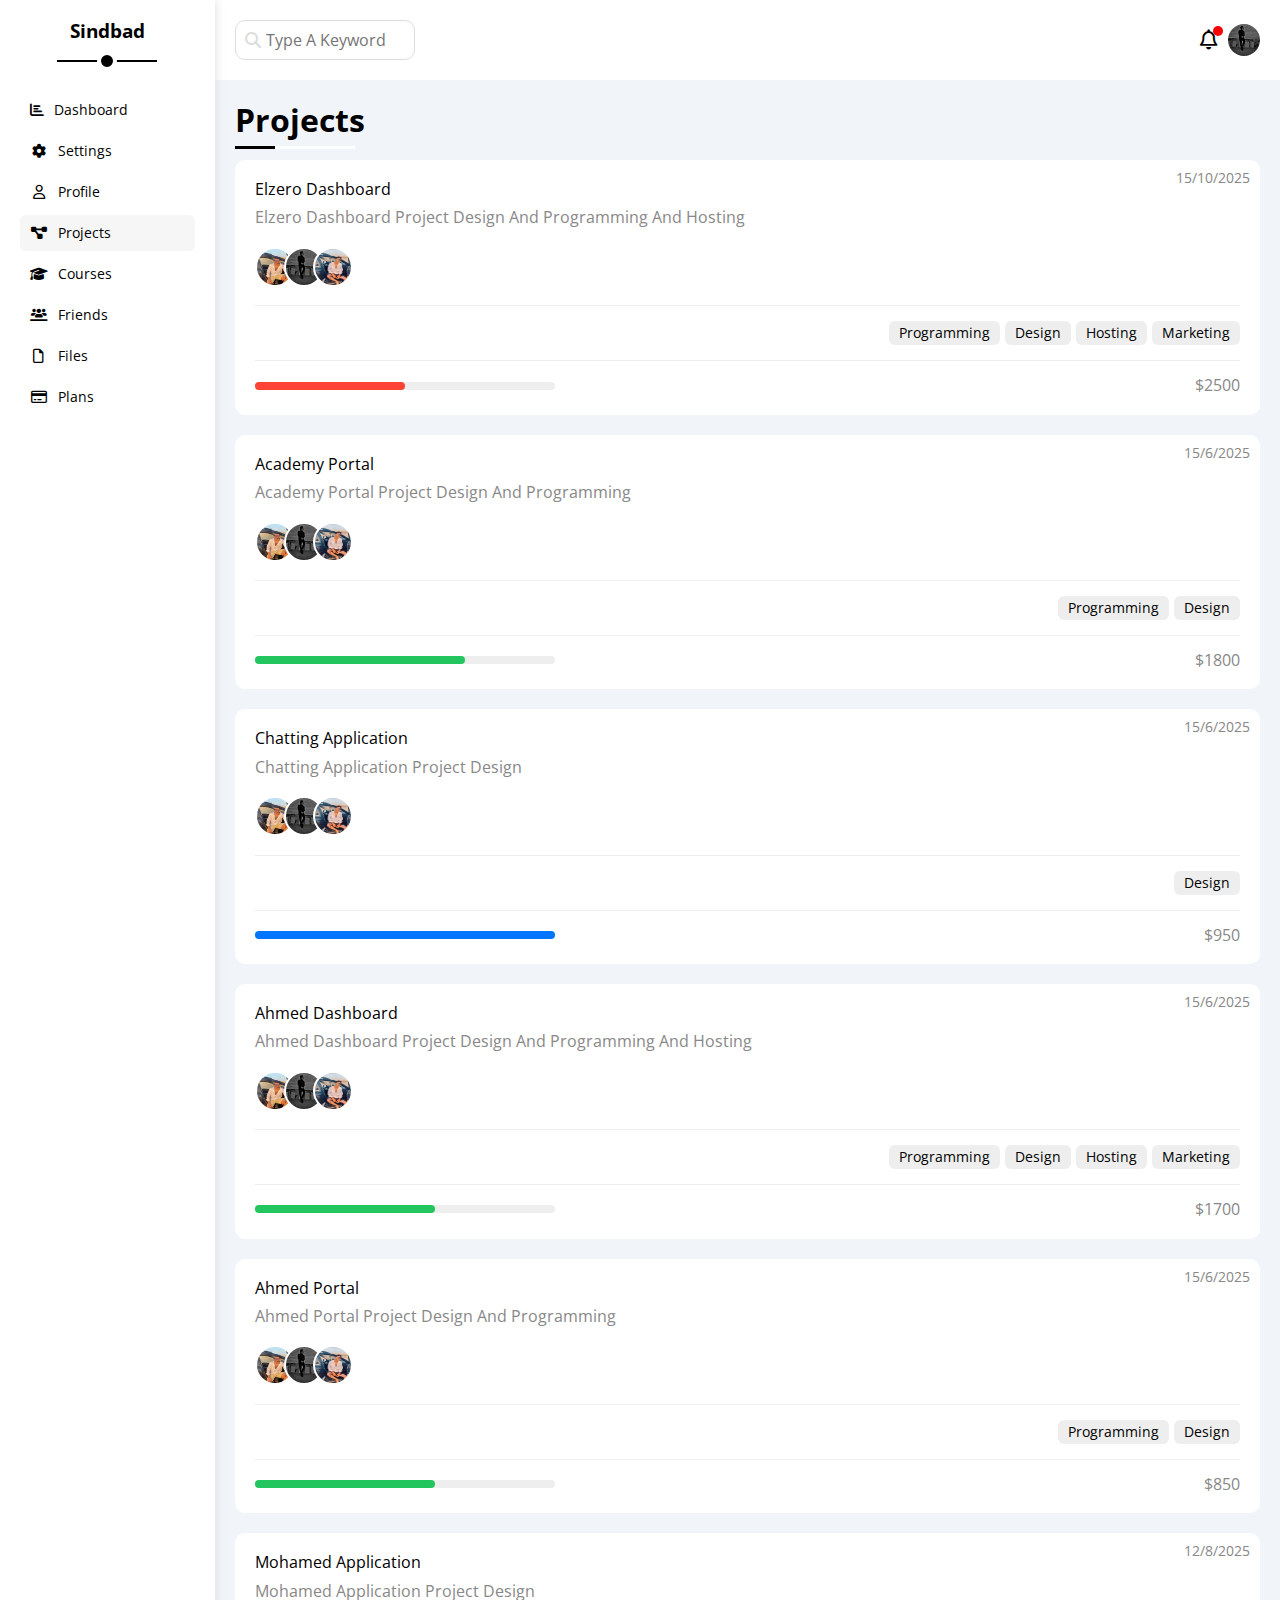
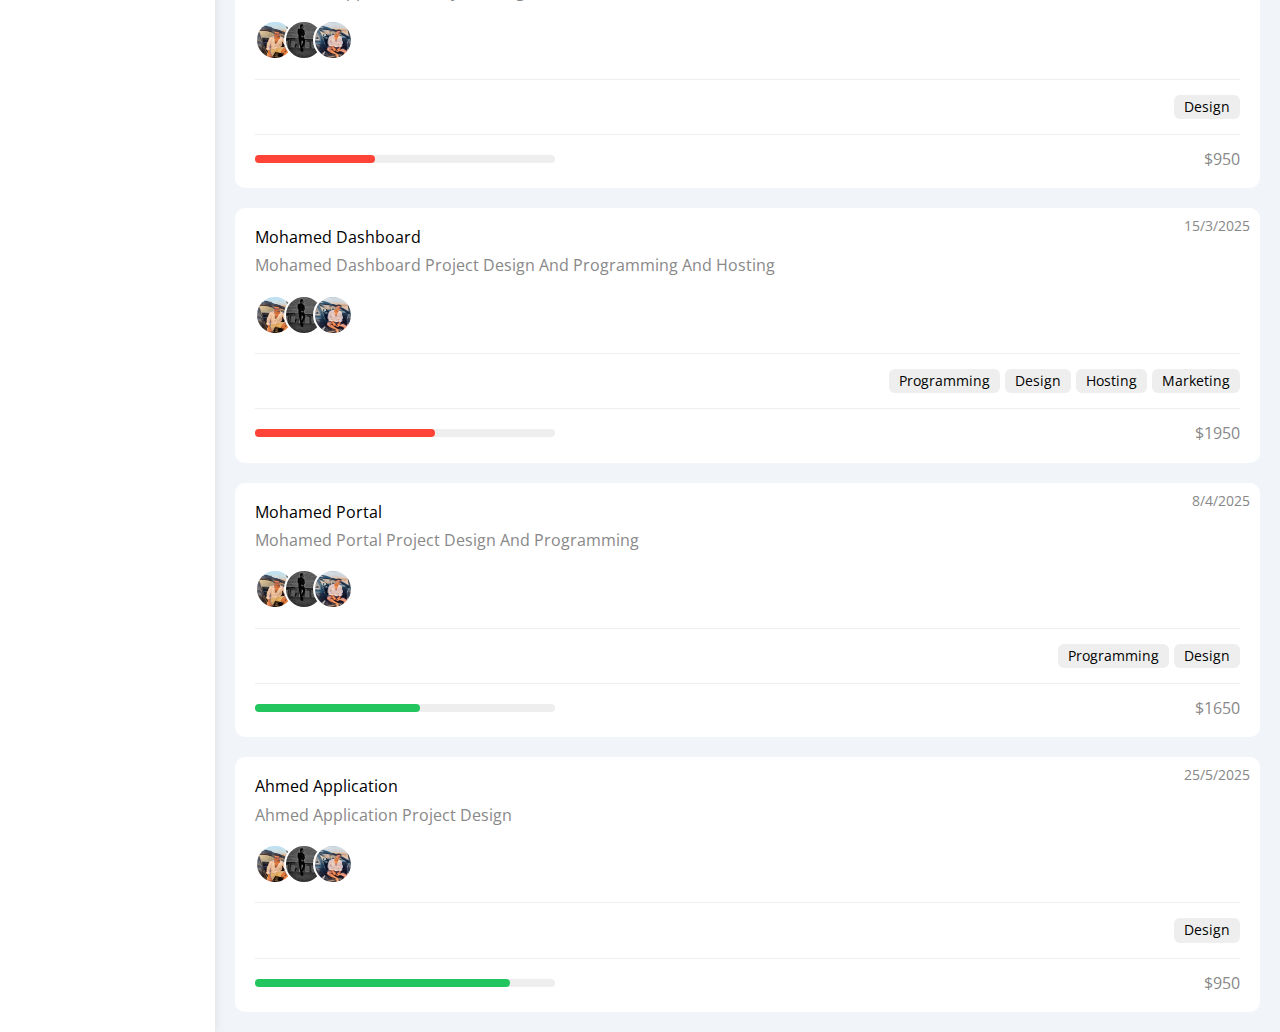
<file: projects.html>
<!DOCTYPE html>
<html lang="en">
    <head>
        <meta charset="UTF-8">
        <meta name="viewport" content="width=device-width, initial-scale=1.0">
        <link rel="stylesheet" href="css/framework.css">
        <link rel="stylesheet" href="css/style.css">
        <link rel="stylesheet" href="css/normalize.css">
        <link rel="stylesheet" href="css/all.min.css">
        <link rel="preconnect" href="https://fonts.googleapis.com">
        <link rel="preconnect" href="https://fonts.gstatic.com" crossorigin>
        <link href="https://fonts.googleapis.com/css2?family=Open+Sans:ital,wdth,wght@0,75..100,300..800;1,75..100,300..800&display=swap" rel="stylesheet">
        <title>Projects</title>
    </head>
    <body>
        <div class="page d-flex">
            <div class="sidebar bg-white p-20 p-relative">
                <h3 class="p-relative txt-c mt-0">Sindbad</h3>
                <ul>
                    <li>
                        <a class="d-flex align-c fs-14 c-black rad-6 p-10" href="index.html">
                            <i class="fa-solid fa-chart-bar"></i>
                            <span>Dashboard</span>
                        </a>
                    </li>
                    <li>
                        <a class="d-flex align-c fs-14 c-black rad-6 p-10" href="settings.html">
                            <i class="fa-solid fa-gear fa-fw"></i>
                            <span>Settings</span>
                        </a>
                    </li>
                    <li>
                        <a class="d-flex align-c fs-14 c-black rad-6 p-10" href="profile.html">
                            <i class="fa-regular fa-user fa-fw"></i>
                            <span>Profile</span>
                        </a>
                    </li>
                    <li>
                        <a class="active d-flex align-c fs-14 c-black rad-6 p-10" href="projects.html">
                            <i class="fa-solid fa-diagram-project fa-fw"></i>
                            <span>Projects</span>
                        </a>
                    </li>
                    <li>
                        <a class="d-flex align-c fs-14 c-black rad-6 p-10" href="courses.html">
                            <i class="fa-solid fa-graduation-cap fa-fw"></i>
                            <span>Courses</span>
                        </a>
                    </li>
                    <li>
                        <a class="d-flex align-c fs-14 c-black rad-6 p-10" href="friends.html">
                            <i class="fa-solid fa-users-line fa-fw"></i>
                            <span>Friends</span>
                        </a>
                    </li>
                    <li>
                        <a class="d-flex align-c fs-14 c-black rad-6 p-10" href="files.html">
                            <i class="fa-regular fa-file fa-fw"></i>
                            <span>Files</span>
                        </a>
                    </li>
                    <li>
                        <a class="d-flex align-c fs-14 c-black rad-6 p-10" href="plans.html">
                            <i class="fa-regular fa-credit-card fa-fw">
                            </i><span>Plans</span>
                        </a>
                    </li>
                </ul>
            </div>
            <div class="content w-full">
                <header class="p-15 bg-white between-flex">
                    <div class="search p-relative">
                        <i class="fa-solid fa-magnifying-glass"></i>
                        <input class="p-10 rad-10" type="search" placeholder="Type A Keyword">
                    </div>
                    <div class="icons d-flex align-c">
                        <span class="notification p-relative">
                            <i class="fa-regular fa-bell fa-lg"></i>
                        </span>
                        <img src="imgs/mahmoud.jpg" alt="">
                    </div>
                </header>
                <h1 class="p-relative">Projects</h1>
                <div class="projects mt-20 w-full">
                    <div class="box bg-white p-20 m-20 rad-10 p-relative">
                        <p class="mt-0 mb-10">Elzero Dashboard</p>
                        <p class="mt-0 mb-20 c-gray">Elzero  Dashboard Project Design And Programming And Hosting</p>
                        <span class="time c-gray fs-14">15/10/2025</span>
                        <div class="team pb-15 mb-15 bb-eee">
                            <img src="imgs/joo.jpg" alt="">
                            <img src="imgs/mahmoud.jpg" alt="">
                            <img src="imgs/kimo.jpg" alt="">
                        </div>
                        <div class="line end-flex gap-5 pb-15 bb-eee mb-15">
                            <span class="bg-eee btn-shape fs-14">Programming</span>
                            <span class="bg-eee btn-shape fs-14">Design</span>
                            <span class="bg-eee btn-shape fs-14">Hosting</span>
                            <span class="bg-eee btn-shape fs-14">Marketing</span>
                        </div>
                        <div class="prog between-flex">
                            <div class="progress bg-eee rad-10" style="height: 8px;">
                                <span class="d-block bg-red rad-10" style="width: 50%; height: 100%;"></span>
                            </div>
                            <div class="price c-gray">$2500</div>
                        </div>
                    </div>
                    <div class="box bg-white p-20 m-20 rad-10 p-relative">
                        <p class="mt-0 mb-10">Academy Portal</p>
                        <p class="mt-0 mb-20 c-gray">Academy Portal Project Design And Programming</p>
                        <span class="time c-gray fs-14">15/6/2025</span>
                        <div class="team pb-15 mb-15 bb-eee">
                            <img src="imgs/joo.jpg" alt="">
                            <img src="imgs/mahmoud.jpg" alt="">
                            <img src="imgs/kimo.jpg" alt="">
                        </div>
                        <div class="line end-flex gap-5 pb-15 bb-eee mb-15">
                            <span class="bg-eee btn-shape fs-14">Programming</span>
                            <span class="bg-eee btn-shape fs-14">Design</span>
                        </div>
                        <div class="prog between-flex">
                            <div class="progress bg-eee rad-10" style="height: 8px;">
                                <span class="d-block bg-green rad-10" style="width: 70%; height: 100%;"></span>
                            </div>
                            <div class="price c-gray">$1800</div>
                        </div>
                    </div>
                    <div class="box bg-white p-20 m-20 rad-10 p-relative">
                        <p class="mt-0 mb-10">Chatting Application</p>
                        <p class="mt-0 mb-20 c-gray">Chatting Application Project Design</p>
                        <span class="time c-gray fs-14">15/6/2025</span>
                        <div class="team pb-15 mb-15 bb-eee">
                            <img src="imgs/joo.jpg" alt="">
                            <img src="imgs/mahmoud.jpg" alt="">
                            <img src="imgs/kimo.jpg" alt="">
                        </div>
                        <div class="line end-flex gap-5 pb-15 bb-eee mb-15">
                            <span class="bg-eee btn-shape fs-14">Design</span>
                        </div>
                        <div class="prog between-flex">
                            <div class="progress bg-eee rad-10" style="height: 8px;">
                                <span class="d-block bg-blue rad-10" style="width: 100%; height: 100%;"></span>
                            </div>
                            <div class="price c-gray">$950</div>
                        </div>
                    </div>
                    <div class="box bg-white p-20 m-20 rad-10 p-relative">
                        <p class="mt-0 mb-10">Ahmed Dashboard</p>
                        <p class="mt-0 mb-20 c-gray">Ahmed Dashboard Project Design And Programming And Hosting</p>
                        <span class="time c-gray fs-14">15/6/2025</span>
                        <div class="team pb-15 mb-15 bb-eee">
                            <img src="imgs/joo.jpg" alt="">
                            <img src="imgs/mahmoud.jpg" alt="">
                            <img src="imgs/kimo.jpg" alt="">
                        </div>
                        <div class="line end-flex gap-5 pb-15 bb-eee mb-15">
                            <span class="bg-eee btn-shape fs-14">Programming</span>
                            <span class="bg-eee btn-shape fs-14">Design</span>
                            <span class="bg-eee btn-shape fs-14">Hosting</span>
                            <span class="bg-eee btn-shape fs-14">Marketing</span>
                        </div>
                        <div class="prog between-flex">
                            <div class="progress bg-eee rad-10" style="height: 8px;">
                                <span class="d-block bg-green rad-10" style="width: 60%; height: 100%;"></span>
                            </div>
                            <div class="price c-gray">$1700</div>
                        </div>
                    </div>
                    <div class="box bg-white p-20 m-20 rad-10 p-relative">
                        <p class="mt-0 mb-10">Ahmed Portal</p>
                        <p class="mt-0 mb-20 c-gray">Ahmed Portal Project Design And Programming</p>
                        <span class="time c-gray fs-14">15/6/2025</span>
                        <div class="team pb-15 mb-15 bb-eee">
                            <img src="imgs/joo.jpg" alt="">
                            <img src="imgs/mahmoud.jpg" alt="">
                            <img src="imgs/kimo.jpg" alt="">
                        </div>
                        <div class="line end-flex gap-5 pb-15 bb-eee mb-15">
                            <span class="bg-eee btn-shape fs-14">Programming</span>
                            <span class="bg-eee btn-shape fs-14">Design</span>
                        </div>
                        <div class="prog between-flex">
                            <div class="progress bg-eee rad-10" style="height: 8px;">
                                <span class="d-block bg-green rad-10" style="width: 60%; height: 100%;"></span>
                            </div>
                            <div class="price c-gray">$850</div>
                        </div>
                    </div>
                    <div class="box bg-white p-20 m-20 rad-10 p-relative">
                        <p class="mt-0 mb-10">Mohamed Application</p>
                        <p class="mt-0 mb-20 c-gray">Mohamed Application Project Design</p>
                        <span class="time c-gray fs-14">12/8/2025</span>
                        <div class="team pb-15 mb-15 bb-eee">
                            <img src="imgs/joo.jpg" alt="">
                            <img src="imgs/mahmoud.jpg" alt="">
                            <img src="imgs/kimo.jpg" alt="">
                        </div>
                        <div class="line end-flex gap-5 pb-15 bb-eee mb-15">
                            <span class="bg-eee btn-shape fs-14">Design</span>
                        </div>
                        <div class="prog between-flex">
                            <div class="progress bg-eee rad-10" style="height: 8px;">
                                <span class="d-block bg-red rad-10" style="width: 40%; height: 100%;"></span>
                            </div>
                            <div class="price c-gray">$950</div>
                        </div>
                    </div>
                    <div class="box bg-white p-20 m-20 rad-10 p-relative">
                        <p class="mt-0 mb-10">Mohamed Dashboard</p>
                        <p class="mt-0 mb-20 c-gray">Mohamed Dashboard Project Design And Programming And Hosting</p>
                        <span class="time c-gray fs-14">15/3/2025</span>
                        <div class="team pb-15 mb-15 bb-eee">
                            <img src="imgs/joo.jpg" alt="">
                            <img src="imgs/mahmoud.jpg" alt="">
                            <img src="imgs/kimo.jpg" alt="">
                        </div>
                        <div class="line end-flex gap-5 pb-15 bb-eee mb-15">
                            <span class="bg-eee btn-shape fs-14">Programming</span>
                            <span class="bg-eee btn-shape fs-14">Design</span>
                            <span class="bg-eee btn-shape fs-14">Hosting</span>
                            <span class="bg-eee btn-shape fs-14">Marketing</span>
                        </div>
                        <div class="prog between-flex">
                            <div class="progress bg-eee rad-10" style="height: 8px;">
                                <span class="d-block bg-red rad-10" style="width: 60%; height: 100%;"></span>
                            </div>
                            <div class="price c-gray">$1950</div>
                        </div>
                    </div>
                    <div class="box bg-white p-20 m-20 rad-10 p-relative">
                        <p class="mt-0 mb-10">Mohamed Portal</p>
                        <p class="mt-0 mb-20 c-gray">Mohamed Portal Project Design And Programming</p>
                        <span class="time c-gray fs-14">8/4/2025</span>
                        <div class="team pb-15 mb-15 bb-eee">
                            <img src="imgs/joo.jpg" alt="">
                            <img src="imgs/mahmoud.jpg" alt="">
                            <img src="imgs/kimo.jpg" alt="">
                        </div>
                        <div class="line end-flex gap-5 pb-15 bb-eee mb-15">
                            <span class="bg-eee btn-shape fs-14">Programming</span>
                            <span class="bg-eee btn-shape fs-14">Design</span>
                        </div>
                        <div class="prog between-flex">
                            <div class="progress bg-eee rad-10" style="height: 8px;">
                                <span class="d-block bg-green rad-10" style="width: 55%; height: 100%;"></span>
                            </div>
                            <div class="price c-gray">$1650</div>
                        </div>
                    </div>
                    <div class="box bg-white p-20 m-20 rad-10 p-relative">
                        <p class="mt-0 mb-10">Ahmed Application</p>
                        <p class="mt-0 mb-20 c-gray">Ahmed Application Project Design</p>
                        <span class="time c-gray fs-14">25/5/2025</span>
                        <div class="team pb-15 mb-15 bb-eee">
                            <img src="imgs/joo.jpg" alt="">
                            <img src="imgs/mahmoud.jpg" alt="">
                            <img src="imgs/kimo.jpg" alt="">
                        </div>
                        <div class="line end-flex gap-5 pb-15 bb-eee mb-15">
                            <span class="bg-eee btn-shape fs-14">Design</span>
                        </div>
                        <div class="prog between-flex">
                            <div class="progress bg-eee rad-10" style="height: 8px;">
                                <span class="d-block bg-green rad-10" style="width: 85%; height: 100%;"></span>
                            </div>
                            <div class="price c-gray">$950</div>
                        </div>
                    </div>
                </div>
            </div>
        </div>
    </body>
</html>
</file>
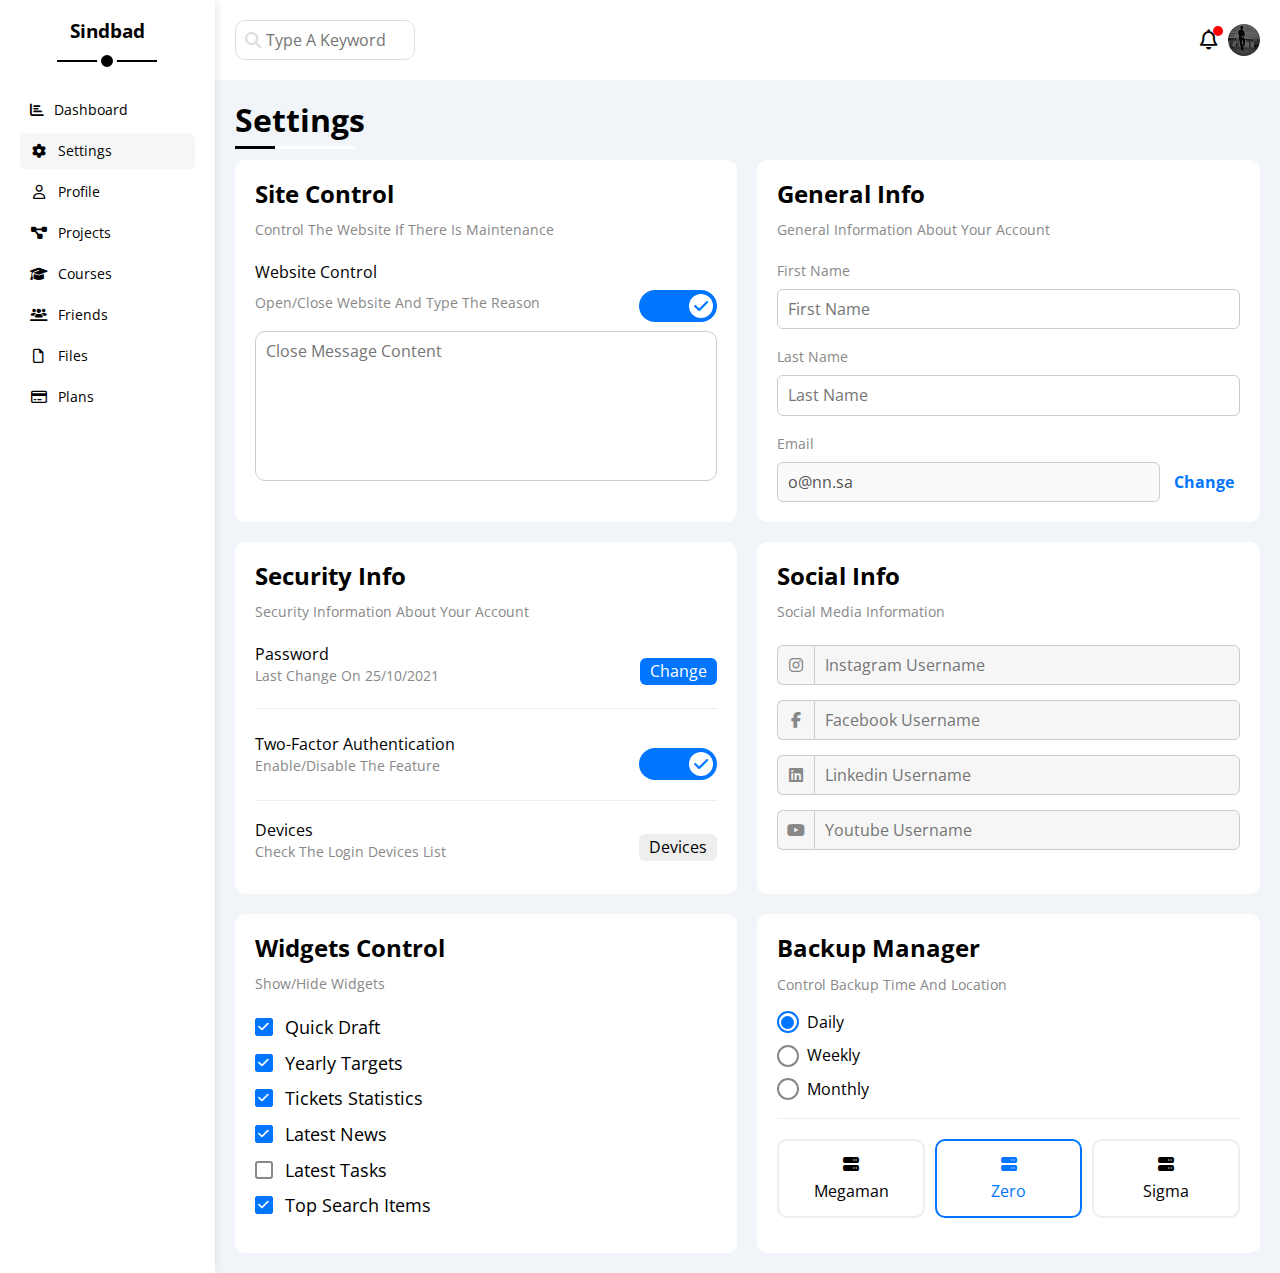
<file: settings.html>
<!DOCTYPE html>
<html lang="en">
    <head>
        <meta charset="UTF-8">
        <meta name="viewport" content="width=device-width, initial-scale=1.0">
        <link rel="stylesheet" href="css/framework.css">
        <link rel="stylesheet" href="css/style.css">
        <link rel="stylesheet" href="css/normalize.css">
        <link rel="stylesheet" href="css/all.min.css">
        <link rel="preconnect" href="https://fonts.googleapis.com">
        <link rel="preconnect" href="https://fonts.gstatic.com" crossorigin>
        <link href="https://fonts.googleapis.com/css2?family=Open+Sans:ital,wdth,wght@0,75..100,300..800;1,75..100,300..800&display=swap" rel="stylesheet">
        <title>Settings</title>
    </head>
    <body>
        <div class="page d-flex">
            <div class="sidebar bg-white p-20 p-relative">
                <h3 class="p-relative txt-c mt-0">Sindbad</h3>
                <ul>
                    <li>
                        <a class="d-flex align-c fs-14 c-black rad-6 p-10" href="index.html">
                            <i class="fa-solid fa-chart-bar"></i>
                            <span>Dashboard</span>
                        </a>
                    </li>
                    <li>
                        <a class="active d-flex align-c fs-14 c-black rad-6 p-10" href="settings.html">
                            <i class="fa-solid fa-gear fa-fw"></i>
                            <span>Settings</span>
                        </a>
                    </li>
                    <li>
                        <a class="d-flex align-c fs-14 c-black rad-6 p-10" href="profile.html">
                            <i class="fa-regular fa-user fa-fw"></i>
                            <span>Profile</span>
                        </a>
                    </li>
                    <li>
                        <a class="d-flex align-c fs-14 c-black rad-6 p-10" href="projects.html">
                            <i class="fa-solid fa-diagram-project fa-fw"></i>
                            <span>Projects</span>
                        </a>
                    </li>
                    <li>
                        <a class="d-flex align-c fs-14 c-black rad-6 p-10" href="courses.html">
                            <i class="fa-solid fa-graduation-cap fa-fw"></i>
                            <span>Courses</span>
                        </a>
                    </li>
                    <li>
                        <a class="d-flex align-c fs-14 c-black rad-6 p-10" href="friends.html">
                            <i class="fa-solid fa-users-line fa-fw"></i>
                            <span>Friends</span>
                        </a>
                    </li>
                    <li>
                        <a class="d-flex align-c fs-14 c-black rad-6 p-10" href="files.html">
                            <i class="fa-regular fa-file fa-fw"></i>
                            <span>Files</span>
                        </a>
                    </li>
                    <li>
                        <a class="d-flex align-c fs-14 c-black rad-6 p-10" href="plans.html">
                            <i class="fa-regular fa-credit-card fa-fw">
                            </i><span>Plans</span>
                        </a>
                    </li>
                </ul>
            </div>
            <div class="content w-full">
                <header class="p-15 bg-white between-flex">
                    <div class="search p-relative">
                        <i class="fa-solid fa-magnifying-glass"></i>
                        <input class="p-10 rad-10" type="search" placeholder="Type A Keyword">
                    </div>
                    <div class="icons d-flex align-c">
                        <span class="notification p-relative">
                            <i class="fa-regular fa-bell fa-lg"></i>
                        </span>
                        <img src="imgs/mahmoud.jpg" alt="">
                    </div>
                </header>
                <h1 class="p-relative">Settings</h1>
                <div class="settings-page m-20 d-grid gap-20">
                    <div class="site-control bg-white p-20 rad-10">
                        <h2 class="mt-0 mb-10">Site Control</h2>
                        <p class="c-gray fs-14 mb-25">Control The Website If There Is Maintenance</p>
                        <div class="website-control between-flex">
                            <div class="text mb-20">
                                <span class="d-block mb-10">Website Control</span>
                                <p class="c-gray fs-14 mb-0">Open/Close Website And Type The Reason</p>
                            </div>
                            <label>
                                <input class="toggle-checkbox" type="checkbox" checked>
                                <div class="toggle-switch"></div>
                            </label>
                        </div>
                        <form action="">
                            <textarea class="p-10 rad-10 w-full d-block" placeholder="Close Message Content"></textarea>
                        </form>
                    </div>
                    <div class="general-info bg-white p-20 rad-10">
                        <h2 class="mt-0 mb-10">General Info</h2>
                        <p class="c-gray fs-14 mb-25">General Information About Your Account</p>
                        <div class="data">
                            <div class="data mb-20">
                                <label class="d-block c-gray mb-10 fs-14" for="first">First Name</label>
                                <input type="text" class="b-none d-block p-10 rad-6 b-ccc w-full" id="first" placeholder="First Name">
                                <label class="d-block c-gray mb-10 fs-14 mt-20" for="last">Last Name</label>
                                <input type="text" class="b-none d-block p-10 rad-6 b-ccc w-full" id="last" placeholder="Last Name">
                            </div>
                            <div class="email">
                                <label class="d-block c-gray mb-10 fs-14 mt-20" for="email">Email</label>
                                <input type="text" class="b-none d-block p-10 rad-6 b-ccc w-full" id="email" value="o@nn.sa" disabled>
                                <a class="c-blue fw-bold" href="#"> Change</a>
                            </div>
                        </div>
                    </div>
                    <div class="security-info bg-white p-20 rad-10">
                        <h2 class="mt-0 mb-10">Security Info</h2>
                        <p class="c-gray fs-14 mb-25">Security Information About Your Account</p>
                        <div class="box between-flex bb-eee pb-10 mb-20">
                            <div class="text">
                                <span class="d-block mb-5">Password</span>
                                <p class="d-block mt-0 fs-14 c-gray">Last Change On 25/10/2021</p>
                            </div>
                            <a class="btn-shape bg-blue c-white" href="#">Change</a>
                        </div>
                        <div class="box between-flex bb-eee pb-10 mb-20 pb-20">
                            <div class="text">
                                <span class="d-block mb-5">Two-Factor Authentication</span>
                                <p class="d-block mt-0 mb-0 fs-14 c-gray">Enable/Disable The Feature</p>
                            </div>
                            <label>
                                <input class="toggle-checkbox" type="checkbox" checked>
                                <div class="toggle-switch"></div>
                            </label>
                        </div>
                        <div class="box between-flex">
                            <div class="text">
                                <span class="d-block mb-5">Devices</span>
                                <p class="d-block mt-0 fs-14 c-gray">Check The Login Devices List</p>
                            </div>
                            <a class="btn-shape bg-eee c-black" href="#">Devices</a>
                        </div>
                    </div>
                    <div class="social-info bg-white p-20 rad-10">
                        <h2 class="mt-0 mb-10">Social Info</h2>
                        <p class="c-gray fs-14 mb-25">Social Media Information</p>
                        <div class="social d-flex align-c mb-15">
                            <i class="fa-brands fa-instagram center-flex c-gray"></i>
                            <input type="text" placeholder="Instagram Username" class="w-full d-block">
                        </div>
                        <div class="social d-flex align-c mb-15">
                            <i class="fa-brands fa-facebook-f center-flex c-gray"></i>
                            <input type="text" placeholder="Facebook Username" class="w-full d-block">
                        </div>
                        <div class="social d-flex align-c mb-15">
                            <i class="fa-brands fa-linkedin center-flex c-gray"></i>
                            <input type="text" placeholder="Linkedin Username" class="w-full d-block">
                        </div>
                        <div class="social d-flex align-c">
                            <i class="fa-brands fa-youtube center-flex c-gray"></i>
                            <input type="text" placeholder="Youtube Username" class="w-full d-block">
                        </div>
                    </div>
                    <div class="widgets-control bg-white p-20 rad-10">
                        <h2 class="mt-0 mb-10">Widgets Control</h2>
                        <p class="c-gray fs-14 mb-25">Show/Hide Widgets</p>
                        <div class="form">
                            <div class="line mb-15">
                                <input type="checkbox" id="quick" checked>
                                <label class="fs-18" for="quick">Quick Draft</label>
                            </div>
                            <div class="line mb-15">
                                <input type="checkbox" id="targets" checked>
                                <label class="fs-18" for="targets">Yearly Targets</label>
                            </div>
                            <div class="line mb-15">
                                <input type="checkbox" id="Tickets" checked>
                                <label class="fs-18" for="Tickets">Tickets Statistics</label>
                            </div>
                            <div class="line mb-15">
                                <input type="checkbox" id="News" checked>
                                <label class="fs-18" for="News">Latest News</label>
                            </div>
                            <div class="line mb-15">
                                <input type="checkbox" id="Tasks">
                                <label class="fs-18" for="Tasks">Latest Tasks</label>
                            </div>
                            <div class="line">
                                <input type="checkbox" id="Items" checked>
                                <label class="fs-18" for="Items">Top Search Items</label>
                            </div> 
                        </div>
                    </div>
                    <div class="backup-manager bg-white p-20 rad-10">
                        <h2 class="mt-0 mb-15">Backup Manager</h2>
                        <p class="mt-0 mb-20 c-gray fs-14">Control Backup Time And Location</p>
                        <div class="date mb-15 d-flex align-c">
                            <input type="radio" name="time" id="day" checked>
                            <label for="day">Daily</label>
                        </div>
                        <div class="date mb-15 d-flex align-c">
                            <input type="radio" name="time" id="week">
                            <label for="week">Weekly</label>
                        </div>
                        <div class="date mb-15 d-flex align-c">
                            <input type="radio" name="time" id="month">
                            <label for="month">Monthly</label>
                        </div>
                        <div class="servers d-flex align-c txt-c mt-20">
                            <input type="radio" name="server" id="server-one">
                            <div class="server w-full mb-15 rad-10">
                                <label class="d-block m-15" for="server-one">
                                    <i class="fa-solid fa-server d-block mb-10"></i>
                                    Megaman
                                </label>
                            </div>
                            <input type="radio" name="server" id="server-two" checked>
                            <div class="server w-full mb-15 rad-10 mr-10 ml-10">
                                <label class="d-block m-15" for="server-two">
                                    <i class="fa-solid fa-server d-block mb-10"></i>
                                    Zero
                                </label>
                            </div>
                            <input type="radio" name="server" id="server-three">
                            <div class="server w-full mb-15 rad-10">
                                <label class="d-block m-15" for="server-three">
                                    <i class="fa-solid fa-server d-block mb-10"></i>
                                    Sigma
                                </label>
                            </div>
                        </div>
                    </div>
                </div>
            </div>
        </div>
    </body>
</html>
</file>
<file: css/framework.css>
:root {
    --blue-color:#0075ff;
    --blue-alt-color:#0d69d5;
    --orange-color:#f59e0b;
    --green-color:#22c55e;
    --red-color:#ff4336;
    --gray-color:#888;
}
/* Start Box */
.d-block {
    display: block;
}
.d-flex {
    display: flex;
}
.flex-1 {
    flex: 1;
}
.fd-column {
    flex-direction: column;
}
.align-c {
    align-items: center;
}
.space-between {
    justify-content: space-between;
}
.space-evenly {
    justify-content: space-evenly;
}
.f-wrap {
    flex-wrap: wrap;
}
.fb-45 {
    flex-basis: 45%;
}
.d-grid {
    display: grid;
}
.gap-20 {
    gap: 20px;
}
.gap-5 {
    gap: 5px;
}
@media (max-width: 767px) {
    .block-mobile {
        display: block;
    }
    .hide-mobile {
        display: none;
    }
    .fb100-mobile {
        flex-basis: 100%;
    }
}
/* Start Padding & Margin */
.p-5 {
    padding: 5px;
}
.p-10 {
    padding: 10px;
}
.pb-10 {
    padding-bottom: 10px;
}
.p-15 {
    padding: 20px;
}
.pb-15 {
    padding-bottom: 15px;
}
.p-20 {
    padding: 20px;
}
.pb-20 {
    padding-bottom: 20px;
}
.pl-20 {
    padding-left: 20px;
}
.m-0 {
    margin-top: 0;
}
.mt-0 {
    margin-top: 0;
}
.mb-0 {
    margin-bottom: 0;
}
.mt-5 {
    margin-top: 5px;
}
.mr-5 {
    margin-right: 5px;
}
.mb-5 {
    margin-bottom: 5px;
}
.mb-10 {
    margin-bottom: 10px;
}
.m-15 {
    margin: 15px;
}
.mt-15 {
    margin-top: 15px;
}
.mb-15 {
    margin-bottom: 15px;
}
.m-20 {
    margin: 20px;
}
.mt-20 {
    margin-top: 20px;
}
.mr-20 {
    margin-right: 20px;
}
.mr-10 {
    margin-right: 10px;
}
.ml-20 {
    margin-left: 20px;
}
.ml-10 {
    margin-left: 10px;
}
.mt-10 {
    margin-top: 10px;
}
.mt-10 {
    margin-top: 10px;
}
.mb-10 {
    margin-bottom: 10px;
}
.mb-20 {
    margin-bottom: 20px;
}
.mb-25 {
    margin-bottom: 25px;
}
.w-fit {
    width: fit-content;
}
.w-full {
    width: 100%;
}
/* End Padding & Margin */
/* Start Border */
.rad-10 {
    border-radius: 10px;
    -webkit-border-radius: 10px;
    -moz-border-radius: 10px;
    -ms-border-radius: 10px;
    -o-border-radius: 10px;
}
.rad-6 {
    border-radius: 6px;
    -webkit-border-radius: 6px;
    -moz-border-radius: 6px;
    -ms-border-radius: 6px;
    -o-border-radius: 6px;
}
.b-none {
    border: none;
}
.bb-eee {
    border-bottom: 1px solid #eee;
}
.b-ccc {
    border: 1px solid #ccc;
}
.b-eee {
    border: 1px solid #eee;
}
/* End Border */
/* Start Color */
.bg-white {
    background-color: white;
}
.bg-eee {
    background-color: #eee;
}
.bg-blue {
    background-color: var(--blue-color);
}
.bg-blue2 {
    background-color: var(--blue-alt-color);
}
.bg-orange {
    background-color: var(--orange-color);
}
.bg-red {
    background-color: var(--red-color);
}
.bg-gray {
    background-color: var(--gray-color);
}
.bg-green {
    background-color: var(--green-color);
}
.c-black {
    color: #000;
}
.c-white {
    color: white;
}
.c-gray {
    color: var(--gray-color);
}
.c-blue {
    color: var(--blue-color);
}
.c-blue2 {
    color: var(--blue-alt-color);
}
.c-orange {
    color: var(--orange-color);
}
.c-green {
    color: var(--green-color);
}
.c-red {
    color: var(--red-color);
}
/* End Color */
/* Start Position */
.p-relative {
    position: relative;
}
/* End Position */
/* Start Font */
.fs-14 {
    font-size: 14px;
}
.fs-15 {
    font-size: 15px;
}
.fs-18 {
    font-size: 18px;
}
.fs-25 {
    font-size: 25px;
}
.fs-30 {
    font-size: 30px;
}
.fw-bold {
    font-weight: bold;
}
.txt-c {
    text-align: center;
}
.txt-l {
    text-align: left;
}
@media (max-width: 767px) {
    .txt-c-mobile {
        text-align: center;
    }
}
/* End Font */
/* Start Components */
.center-flex {
    display: flex;
    align-items: center;
    justify-content: center;
}
.between-flex {
    display: flex;
    align-items: center;
    justify-content: space-between;
}
@media (max-width: 767px) {
    .start-flex-mobile {
        display: flex;
        align-items: center;
        justify-content: flex-start;
    }
}
.end-flex {
    display: flex;
    align-items: center;
    justify-content: flex-end;
}
.btn-shape {
    padding: 4px 10px;
    border-radius: 6px;
    -webkit-border-radius: 6px;
    -moz-border-radius: 6px;
    -ms-border-radius: 6px;
    -o-border-radius: 6px;
}
/* End Components */
</file>
<file: css/style.css>
:root {
    --main-transition: 0.3s;
    --blue-color:#0075ff;
    --blue-alt-color:#0d69d5;
    --orange-color:#f59e0b;
    --green-color:#22c55e;
    --red-color:#ff4336;
    --gray-color:#888;
}
* {
    box-sizing: border-box;
}
body {
    font-family: "Open Sans", sans-serif;
    margin: 0;
}
ul {
    list-style: none;
    padding: 0;
}
a {
    text-decoration: none;
}
*:focus {
    outline: none;
}
.page {
    background-color: #f1f5f9;
    min-height: 100vh;
}
::-webkit-scrollbar {
    width: 15px;
}
::-webkit-scrollbar-track {
    background-color: white;
}
::-webkit-scrollbar-thumb {
    background-color: var(--blue-color);
}
::-webkit-scrollbar-thumb:hover {
    background-color: var(--blue-alt-color);
}
.sidebar {
    width: 250px;
    box-shadow: 0 0 10px #ddd;
}
.sidebar h3 {
    margin-bottom: 50px;
}
.sidebar h3::before,
.sidebar h3::after {
    content: "";
    background-color: black;
    position: absolute;
    left: 50%;
    transform: translateX(-50%);
    -webkit-transform: translateX(-50%);
    -moz-transform: translateX(-50%);
    -ms-transform: translateX(-50%);
    -o-transform: translateX(-50%);
}
.sidebar h3::before {
    height: 2px;
    width: 100px;
    bottom: -20px;
}
.sidebar h3::after {
    width: 12px;
    height: 12px;
    border: 4px solid white;
    bottom: -29px;
    border-radius: 50%;
    -webkit-border-radius: 50%;
    -moz-border-radius: 50%;
    -ms-border-radius: 50%;
    -o-border-radius: 50%;
}
.sidebar ul li a {
    margin-bottom: 5px;
    transition: 0.3s;
    -webkit-transition: 0.3s;
    -moz-transition: 0.3s;
    -ms-transition: 0.3s;
    -o-transition: 0.3s;
}
.sidebar ul li a:hover,
.sidebar ul li a.active  {
    background-color: #f6f6f6;
}
.sidebar ul li a span {
    font-size: 14px;
    margin-left: 10px;
}
@media (max-width: 767px) {
    .sidebar {
        width: 67px;
        padding: 10px;
    }
    .sidebar h3 {
        font-size: 13px;
        margin-bottom: 15px;
    }
    .sidebar h3::before,
    .sidebar h3::after  {
        display: none;
    }
    .sidebar ul li a {
        justify-content: center;
    }
    .sidebar ul li a span {
        display: none;
    }
}
/* Start Content */
.content {
    overflow: hidden;
}
.content .search i {
    position: absolute;
    left: 10px;
    top: 50%;
    color: #ddd;
    transform: translateY(-50%);
    -webkit-transform: translateY(-50%);
    -moz-transform: translateY(-50%);
    -ms-transform: translateY(-50%);
    -o-transform: translateY(-50%);
}
.content .search input {
    border: 1px solid #ddd;
    padding-left: 30px;
    width: 180px;
    transition: var(--main-transition);
    -webkit-transition: var(--main-transition);
    -moz-transition: var(--main-transition);
    -ms-transition: var(--main-transition);
    -o-transition: var(--main-transition);
}
.content .search input:focus {
    width: 200px;
    margin-right: 10px;
}
.content .search input::placeholder {
    transition: var(--main-transition);
    -webkit-transition: var(--main-transition);
    -moz-transition: var(--main-transition);
    -ms-transition: var(--main-transition);
    -o-transition: var(--main-transition);
}
.content .search input:focus::placeholder {
    opacity: 0;
}
.content .icons .notification::before {
    content: "";
    position: absolute;
    width: 10px;
    height: 10px;
    background: red;
    border-radius: 50%;
    top: -5px;
    right: -5px;
}
.content .icons img {
    width: 32px;
    height: 32px;
    margin-left: 10px;
    border-radius: 50%;
    -webkit-border-radius: 50%;
    -moz-border-radius: 50%;
    -ms-border-radius: 50%;
    -o-border-radius: 50%;
}
.page h1 {
    margin-left: 20px;
}
.page h1::before,
.page h1::after {
    content: "";
    position: absolute;
    height: 3px;
    left: 0;
    bottom: -10px;
}
.page h1::before {
    width: 120px;
    background-color: white;
}
.page h1::after {
    width: 40px;
    background-color: black;
}
.wrapper {
    grid-template-columns: repeat(auto-fill, minmax(450px , 1fr));
    margin-left: 20px;
    margin-right: 20px;
}
@media (max-width: 767px) {
    .wrapper {
        grid-template-columns: minmax(200px , 1fr);
        margin-left: 10px;
        margin-right: 10px;
    }
}
/* End Content */
/* Start Welcome */
.welcome {
    overflow: hidden;
}
.welcome .intro img {
    width: 200px;
    margin-bottom: -10px;
}
.welcome .body {
    border-top: 1px solid #eee;
    border-bottom: 1px solid #eee;
}
.welcome .body span {
    display: block;
}
.welcome .avatar {
    width: 64px;
    height: 64px;
    border: 2px solid white;
    margin-left: 20px;
    margin-top: -32px;
    padding: 2px;
    box-shadow: 0 0 5px #ddd;
    border-radius: 50%;
    -webkit-border-radius: 50%;
    -moz-border-radius: 50%;
    -ms-border-radius: 50%;
    -o-border-radius: 50%;
}
.welcome .visit {
    margin: 0 15px 15px auto;
    transition: var(--main-transition);
    -webkit-transition: var(--main-transition);
    -moz-transition: var(--main-transition);
    -ms-transition: var(--main-transition);
    -o-transition: var(--main-transition);
}
.welcome .visit:hover {
    background-color: var(--blue-alt-color);
}
@media (max-width: 767px ) {
    .welcome .intro {
        padding-bottom: 30px;
    }
    .welcome .avatar {
        margin-left: 0;
    }
    .welcome .body > div:not(:last-child) {
        margin-bottom: 20px;
    }
}
/* End Welcome */
/* Start Quick Draft */
.quick-draft form textarea {
    resize: none;
    min-height: 180px;
}
.quick-draft form .save {
    margin: 0 15px 15px auto;
    cursor: pointer;
    transition: var(--main-transition);
    -webkit-transition: var(--main-transition);
    -moz-transition: var(--main-transition);
    -ms-transition: var(--main-transition);
    -o-transition: var(--main-transition);
}
.quick-draft form .save:hover {
    background-color: var(--blue-alt-color);
}
/* End Quick Draft */
/* Start Yearly Targets */
.yearly-targets .line .details {
    flex: 1;
}
.yearly-targets .line .icon {
    width: 80px;
    height: 80px;
    margin-right: 20px;
}
.yearly-targets .money .icon {
    background-color: rgb(0, 117, 255 , 20%);
}
.yearly-targets .project .icon {
    background-color: rgb(245, 158, 11 , 20%);
}
.yearly-targets .team .icon {
    background-color: rgb(34, 197, 94 , 20%);
}
.yearly-targets .line .progress {
    height: 5px;
}
.yearly-targets .money .progress {
    background-color: rgb(0, 117, 255 , 20%);
}
.yearly-targets .project .progress {
    background-color: rgb(245, 158, 11 , 20%);
}
.yearly-targets .team .progress {
    background-color: rgb(34, 197, 94 , 20%);
}
.yearly-targets .line .details .progress span::before {
    content: attr(data-progress);
    position: absolute;
    right: -18px;
    top: -40px;
    padding: 4px 5px;
    color: white;
    font-size: 13px;
    border-radius: 6px;
    -webkit-border-radius: 6px;
    -moz-border-radius: 6px;
    -ms-border-radius: 6px;
    -o-border-radius: 6px;
}
.yearly-targets .money .details .progress span::before {
    background-color: var(--blue-color);
}
.yearly-targets .project .details .progress span::before {
    background-color: var(--orange-color);
}
.yearly-targets .team .details .progress span::before {
    background-color: var(--green-color);
}
.yearly-targets .line .details .progress span::after {
    content: "";
    position: absolute;
    border-width: 6px;
    border-style: solid;
    right: -6px;
    top: -16px;
} 
.yearly-targets .money .details .progress span::after {
    border-color: var(--blue-color) transparent transparent transparent;
}
.yearly-targets .project .details .progress span::after {
    border-color: var(--orange-color) transparent transparent;
}
.yearly-targets .team .details .progress span::after {
    border-color: var(--green-color) transparent transparent transparent;
}
/* End Yearly Targets */
/* Start Tickets */
.tickets .cards .card {
    border: 1px solid #ccc;
}
/* End Tickets */
/* Start News */
.news .box:not(:last-child) {
    border-bottom: 1px solid #ddd;
}
.news img {
    max-width: 100%;
    width: 100px;
}
@media (max-width: 767px) {
    .news .box:not(:last-child) {
        margin-bottom: 25px;
    }
    .news .box .card {
        gap: 0;
    }
    .news .box .time {
        margin: 0 auto;
    }
}
/* End News */
/* Start Tasks */
.tasks .box:not(:last-child) {
    border-bottom: 1px solid #ddd;
}
.tasks .box:nth-last-of-type(2) {
    color: #888888b9;
}
.tasks .box i:hover {
    color: #ff4336;
} 
.tasks .box:nth-last-of-type(2) i {
    color: rgba(136, 136, 136, 0.725);
}
.tasks .box:nth-last-of-type(2) i:hover {
    color: rgb(255, 67, 54 , 0.725);
}
/* End Tasks */
/* Start Ubloads */
.ubloads .box img {
    max-width: 100%;
    width: 40px;
    margin-right: 10px;
}
/* End Ubloads */
/* Start Projects */
.last-projects ul {
    margin-left: 50px;
}
.last-projects ul::before {
    content: "";
    height: 100%;
    width: 2px;
    background-color: var(--blue-color);
    top: -4px;
    left: -29px;
    position: absolute;
}
.last-projects ul li::before {
    content: "";
    height: 20px;
    width: 20px;
    background-color: white;
    top: -4px;
    left: -40px;
    position: absolute;
    border: 2px solid white;
    outline: 2px solid var(--blue-color);
    border-radius: 50%;
    -webkit-border-radius: 50%;
    -moz-border-radius: 50%;
    -ms-border-radius: 50%;
    -o-border-radius: 50%;
}
.last-projects ul li.done::before {
    background-color: var(--blue-color);
}
.last-projects ul li.curret::before {
    animation: change-color 0.8s infinite alternate;
    -webkit-animation: change-color 0.8s infinite alternate;
}
.last-projects img {
    position: absolute;
    bottom: 5px;
    right: 5px;
    width: 160px;
    opacity: 0.3;
}
/* End Projects */
/* Start Reminders */
.reminders .box {
    margin-left: 30px;
    padding-left: 10px;
    border-left: 2px solid;
}
.reminders .blue {
    border-left: 2px solid var(--blue-color);
}
.reminders .green {
    border-left: 2px solid var(--green-color);
}
.reminders .orange {
    border-left: 2px solid var(--orange-color);
}
.reminders .red {
    border-left: 2px solid var(--red-color);
}
.reminders .box::before {
    content: "";
    position: absolute;
    width: 15px;
    height: 15px;
    left: -30px;
    top: 50%;
    transform: translateY(-50%);
    -webkit-transform: translateY(-50%);
    -moz-transform: translateY(-50%);
    -ms-transform: translateY(-50%);
    -o-transform: translateY(-50%);
    border-radius: 50%;
    -webkit-border-radius: 50%;
    -moz-border-radius: 50%;
    -ms-border-radius: 50%;
    -o-border-radius: 50%;
}
.reminders .blue::before {
    background-color: var(--blue-color);
}
.reminders .green::before {
    background-color: var(--green-color);
}
.reminders .orange::before {
    background-color: var(--orange-color);
}
.reminders .red::before {
    background-color: var(--red-color);
}
/* End Reminders */
/* Start Posts */
.posts img {
    max-width: 100%;
    width: 50px;
    height: 50%;
    border-radius: 50%;
    -webkit-border-radius: 50%;
    -moz-border-radius: 50%;
    -ms-border-radius: 50%;
    -o-border-radius: 50%;
}
.posts .content {
    padding: 5px 0;
    margin: 20px 0;
    line-height: 1.7;
    border-top: 1px solid #eee;
    border-bottom: 1px solid #eee;
}
.posts .ritch i {
    margin-right: 3px;
}
/* End Posts */
/* Start Social Media */
.social-media .box .social .icon {
    width: 50px;
    height: 50px;
    margin-right: 20px;
    transition: var(--main-transition);
    -webkit-transition: var(--main-transition);
    -moz-transition: var(--main-transition);
    -ms-transition: var(--main-transition);
    -o-transition: var(--main-transition);
}
.social-media .box .social .icon:hover {
    transform: rotate(5deg);
    -webkit-transform: rotate(5deg);
    -moz-transform: rotate(5deg);
    -ms-transform: rotate(5deg);
    -o-transform: rotate(5deg);
} 
.social-media .insta {
    background-color: rgb(255, 17, 100 , 20%);
}
.social-media .insta .icon, 
.social-media .insta a {
    background-color: #ff1164;
}
.social-media .insta .social span {
    color: #ff1164;
}
.social-media .facebook {
    background-color: rgb(0, 117, 255 , 20%);
}
.social-media .youtube {
    background-color: rgb(255, 0, 0 , 20%);
}
.social-media .youtube .icon,
.social-media .youtube a {
    background-color: red;
}
.social-media .youtube .social span {
    color: red;
}
.social-media .linked {
    background-color: rgb(13, 105, 213 , 20%);
}
/* End Social Media */
/* Start Projects Table */
.projects .responsive-table {
    overflow-x: auto;
}
.projects table {
    min-width: 1000px;
    text-align: left;
    letter-spacing: 0;
}
.projects table th {
    background-color: #eee;
}
.projects table th,
.projects table td {
    padding: 15px;  
}
.projects table td {
    border-bottom: 1px solid #eee;
    border-left: 1px solid #eee;
}
.projects table td:last-child {
    border-right: 1px solid #eee;
}
.projects table td img {
    width: 32px;
    height: 32px;
    background-color: white;
    padding: 2px;
    border-radius: 50%;
    -webkit-border-radius: 50%;
    -moz-border-radius: 50%;
    -ms-border-radius: 50%;
    -o-border-radius: 50%;
}
.projects table td img:not(:first-child) {
    margin-left: -15px;
}
/* End Projects Table */
/* Start Settings */
.toggle-checkbox {
    -webkit-appearance: none;
    appearance: none;
}
.toggle-switch {
    background-color: #eee;
    width: 78px;
    height: 32px;
    position: relative;
    cursor: pointer;
    border-radius: 16px;
    -webkit-border-radius: 16px;
    -moz-border-radius: 16px;
    -ms-border-radius: 16px;
    -o-border-radius: 16px;
    transition: var(--main-transition);
    -webkit-transition: var(--main-transition);
    -moz-transition: var(--main-transition);
    -ms-transition: var(--main-transition);
    -o-transition: var(--main-transition);
}
.toggle-switch::before {
    font-family: var(--fa-style-family-classic);
    content: "\f00d";
    font-weight: 900;
    width: 24px;
    height: 24px;
    background-color: white;
    position: absolute;
    top: 4px;
    left: 4px;
    display: flex;
    align-items: center;
    justify-content: center;
    border-radius: 50%;
    -webkit-border-radius: 50%;
    -moz-border-radius: 50%;
    -ms-border-radius: 50%;
    -o-border-radius: 50%;
    transition: var(--main-transition);
    -webkit-transition: var(--main-transition);
    -moz-transition: var(--main-transition);
    -ms-transition: var(--main-transition);
    -o-transition: var(--main-transition);
}
.toggle-checkbox:checked + .toggle-switch {
    background-color: var(--blue-color);
}
.toggle-checkbox:checked + .toggle-switch::before {
    left: 50px;
    content: "\f00c";
    color: var(--blue-color);
}
.settings-page {
    grid-template-columns: repeat(auto-fill , minmax(500px , 1fr));
}
@media (max-width: 767px) {
    .settings-page {
        grid-template-columns: repeat(auto-fill , minmax(200px , 1fr));
        gap: 10px;
    }
    .backup-manager .servers {
        flex-direction: column;
    }
}
.site-control textarea {
    border: 1px solid #ccc;
    resize: none;
    min-height: 150px;
}
.general-info .email input {
    display: inline-flex;
    width: calc(100% - 80px);
    margin-right: 10px;
    cursor: no-drop;
}
.security-info .box:first-of-type a:hover {
    background-color: var(--blue-alt-color);
}
.social-info .social i {
    width: 40px;
    height: 40px;
    display: flex;
    background-color: #f6f6f6;
    border: 1px solid #ccc;
    border-right: none;
    border-radius: 6px 0 0 6px;
    -webkit-border-radius: 6px 0 0 6px;
    -moz-border-radius: 6px 0 0 6px;
    -ms-border-radius: 6px 0 0 6px;
    -o-border-radius: 6px 0 0 6px;
    transition: var(--main-transition);
    -webkit-transition: var(--main-transition);
    -moz-transition: var(--main-transition);
    -ms-transition: var(--main-transition);
    -o-transition: var(--main-transition);
}
.social-info .social input {
    height: 40px;
    background-color: #f6f6f6;
    border: 1px solid #ccc;
    padding-left: 10px;
    border-radius: 0 6px 6px 0;
}
.social-info .social:focus-within i {
    color: #000;
}
.widgets-control input {
    -webkit-appearance: none;
    appearance: none;
    display: none;
}
.widgets-control label {
    cursor: pointer;
    position: relative;
    padding-left: 30px;
}
.widgets-control label::before,
.widgets-control label::after {
    left: 0;
    top: 50%;
    margin-top: -9px;
    transition: var(--main-transition);
    -webkit-transition: var(--main-transition);
    -moz-transition: var(--main-transition);
    -ms-transition: var(--main-transition);
    -o-transition: var(--main-transition);
    border-radius: 3px;
    -webkit-border-radius: 3px;
    -moz-border-radius: 3px;
    -ms-border-radius: 3px;
    -o-border-radius: 3px;
}
.widgets-control label::before {
    content: "";
    position: absolute;
    width: 14px;
    height: 14px;
    border: 2px solid var(--gray-color);
}
.widgets-control label:hover:before {
    border-color: var(--blue-color);
} 
.widgets-control label::after {
    font-family: var(--fa-style-family-classic);
    content: "\f00c";
    font-weight: 900;
    position: absolute;
    font-size: 12px;
    width: 18px;
    height: 18px;
    background-color: var(--blue-color);
    color: white;
    display: flex;
    align-items: center;
    justify-content: center;
    transform: scale(0) rotate(365deg);
    -webkit-transform: scale(0) rotate(365deg);
    -moz-transform: scale(0) rotate(365deg);
    -ms-transform: scale(0) rotate(365deg);
    -o-transform: scale(0) rotate(365deg);
}

.widgets-control input:checked + label::after {
    transform: scale(1);
    -webkit-transform: scale(1);
    -moz-transform: scale(1);
    -ms-transform: scale(1);
    -o-transform: scale(1);
}
.backup-manager .date input[type="radio"] {
    -webkit-appearance: none;
    appearance: none;
}
.backup-manager .date label {
    padding-left: 30px;
    position: relative;
    cursor: pointer;
}
.backup-manager .date label::before {
    content: "";
    position: absolute;
    margin-top: -11px;
    top: 50%;
    left: 0;
    width: 18px;
    height: 18px;
    border: 2px solid var(--gray-color);
    border-radius: 50%;
    -webkit-border-radius: 50%;
    -moz-border-radius: 50%;
    -ms-border-radius: 50%;
    -o-border-radius: 50%;
}
.backup-manager .date label::after {
    content: "";
    position: absolute;
    top: 3px;
    left: 4px;
    width: 13px;
    height: 13px;
    background-color: var(--blue-color);
    border-radius: 50%;
    -webkit-border-radius: 50%;
    -moz-border-radius: 50%;
    -ms-border-radius: 50%;
    -o-border-radius: 50%;
    transition: var(--main-transition);
    -webkit-transition: var(--main-transition);
    -moz-transition: var(--main-transition);
    -ms-transition: var(--main-transition);
    -o-transition: var(--main-transition);
    transform: scale(0);
    -webkit-transform: scale(0);
    -moz-transform: scale(0);
    -ms-transform: scale(0);
    -o-transform: scale(0);
}
.backup-manager .date input[type="radio"]:checked + label::before {
    border-color: var(--blue-color);
}
.backup-manager .date input[type="radio"]:checked + label::after {
    transform: scale(1);
    -webkit-transform: scale(1);
    -moz-transform: scale(1);
    -ms-transform: scale(1);
    -o-transform: scale(1);
}
.backup-manager .servers {
    padding-top: 20px;
    border-top: 1px solid #eee;
}
.backup-manager .servers input[type="radio"] {
    -webkit-appearance: none;
    appearance: none;
}
.backup-manager .server i {
    display: block;
}
.backup-manager .server {
    border: 2px solid #eee;
    transition: var(--main-transition);
    -webkit-transition: var(--main-transition);
    -moz-transition: var(--main-transition);
    -ms-transition: var(--main-transition);
    -o-transition: var(--main-transition);
}
.backup-manager .server label {
    cursor: pointer;
}
.backup-manager .servers input[type="radio"]:checked + .server {
    border-color: var(--blue-color);
    color: var(--blue-color);
}
/* End Settings */
/* Start Profile */
.profile .toggle-switch {
    width: 100px;
    height: 20px;
}
.profile .toggle-switch::before {
    width: 12px;
    height: 12px;
    top: 4px;
    font-size: 10px;
}
.profile .toggle-checkbox:checked + .toggle-switch::before {
    left: 85px;
}
.profile-info .avatar-box {
    padding:20px;
    margin: 100px 0;
    border-right: 1px solid #eee;
}
@media (max-width: 767px) {
    .profile-info .avatar-box {
        border-right: none;
    }
}
.profile .avatar-box img {
    width: 100px;
    height: 100px;
    border-radius: 50%;
    -webkit-border-radius: 50%;
    -moz-border-radius: 50%;
    -ms-border-radius: 50%;
    -o-border-radius: 50%;
}
.profile-info .avatar-box .progress {
    height: 5px;
    width: 70%;
    background-color: #eee;
    margin-left: 30px;
}
.profile-info .avatar-box .progress span {
    height: 100%;
    width: 70%;
    background-color: var(--blue-color);
}
.profile-info .info {
    flex: 1;
}
.profile-info .info .box {
    padding: 20px 350px 25px 20px;
    transition: var(--main-transition);
    -webkit-transition: var(--main-transition);
    -moz-transition: var(--main-transition);
    -ms-transition: var(--main-transition);
    -o-transition: var(--main-transition);
}
.profile-info .info .box:hover {
    background-color: #f6f6f6;
}
@media (max-width: 1199px) {
    .profile-info .info .box {
        padding: 20px;
    }
    .profile-info .info .box .line {
        display: block;
    }
}
@media (max-width: 767px) {
    .profile-info .avatar-box {
        width: 100%;
        margin: 10px;
    }
    .profile-info .info .box {
        text-align: center;
    }
    .profile-info .info .box label {
        display: flex;
        justify-content: center;
        margin-top: 15px;
    }
}
.skills {
    display: inline-block;
}
.skills .line {
    padding-right: 100px;
}
.activities {
    flex: 1;
}
.activities img {
    width: 70px;
}
.activities .line {
    flex: 1;
}
@media (max-width: 991px) {
    .about {
        flex-direction: column;
    }
    .activities {
        margin: 20px 0;
    }
    .skills {
        text-align: center;
    }
    .skills .line {
        padding-right: 0;
    }
}
@media (max-width: 767px) {
    .activities {
        text-align: center;
    }
    .activities img {
        margin: 20px auto;
    }
    .activities .box,
    .activities .box .line {
        flex-direction: column;
    }
    .activities .box .info {
        margin: 0 0 15px;
    }
}
/* End Profile */
/* Start Projects */
.projects .box .time {
    position: absolute;
    top: 10px;
    right: 10px;
}
.projects .box .team img {
    position: relative;
    cursor: pointer;
    width: 40px;
    height: 40px;
    background-color: white;
    padding: 2px;
    border-radius: 50%;
    -webkit-border-radius: 50%;
    -moz-border-radius: 50%;
    -ms-border-radius: 50%;
    -o-border-radius: 50%;
    transition: var(--main-transition);
    -webkit-transition: var(--main-transition);
    -moz-transition: var(--main-transition);
    -ms-transition: var(--main-transition);
    -o-transition: var(--main-transition);
}
.projects .box .team img:not(:first-child) {
    margin-left: -15px;
}
.projects .box .team img:hover {
    z-index: 1;
}
.projects .box .progress {
    width: 300px;
}
@media (max-width: 767px) {
    .projects .box .line {
        flex-direction: column;
        align-items: flex-start;
    }
    .projects .box .prog {
        flex-direction: column;
    }
    .projects .box .progress {
        width: 200px;
        margin-bottom: 10px;
    }
}
/* End Projects */
/* Start Courses */
.courses {
    grid-template-columns: repeat(auto-fill , minmax(250px , 1fr));
}
.courses .box img:first-child {
    max-width: 100%;
    border-radius: 10px 10px 0 0;
    -webkit-border-radius: 10px 10px 0 0;
    -moz-border-radius: 10px 10px 0 0;
    -ms-border-radius: 10px 10px 0 0;
    -o-border-radius: 10px 10px 0 0;
}
.courses .box img.avatar {
    width: 60px;
    height: 60px;
    position: absolute;
    top: 20px;
    left: 20px;
    background-color: white;
    padding: 2px;
    border-radius: 50%;
    -webkit-border-radius: 50%;
    -moz-border-radius: 50%;
    -ms-border-radius: 50%;
    -o-border-radius: 50%;
}
.courses .box p {
    line-height: 1.7;
}
.courses .box .more {
    position: absolute;
    bottom: -12px;
    left: 50%;
    transform: translateX(-50%);
    -webkit-transform: translateX(-50%);
    -moz-transform: translateX(-50%);
    -ms-transform: translateX(-50%);
    -o-transform: translateX(-50%);
}
/* End Courses */
/* Start Friends */
.friends {
    grid-template-columns: repeat(auto-fill , minmax(250px , 1fr));
}
.friends .card .image img {
    max-width: 100%;
    width: 100px;
    height: 100px;
    border-radius: 50%;
    -webkit-border-radius: 50%;
    -moz-border-radius: 50%;
    -ms-border-radius: 50%;
    -o-border-radius: 50%;
}
.friends .card .image .contact {
    position: absolute;
    top: 0;
}
.friends .card .image .contact a {
    width: 30px;
    height: 30px;
    border-radius: 50%;
    -webkit-border-radius: 50%;
    -moz-border-radius: 50%;
    -ms-border-radius: 50%;
    -o-border-radius: 50%;
    transition: var(--main-transition);
    -webkit-transition: var(--main-transition);
    -moz-transition: var(--main-transition);
    -ms-transition: var(--main-transition);
    -o-transition: var(--main-transition);
}
.friends .card .image .contact a:hover {
    background-color: var(--blue-color);
    color: white;
}
.friends .card .about .vip {
    position: absolute;
    right: 10px;
    bottom: 25px;
    font-size: 40px;
    font-weight: bold;
    color: rgb(245 158 11 / 20%);
}
/* End Friends */
/* Start Files */
.files .my-files {
    grid-template-columns: repeat(auto-fill, minmax(200px , 1fr));
}
.files .my-files .box {
    height: fit-content;
}
.files .my-files .box img {
    max-width: 100%;
    width: 70px;
    transition: var(--main-transition);
    -webkit-transition: var(--main-transition);
    -moz-transition: var(--main-transition);
    -ms-transition: var(--main-transition);
    -o-transition: var(--main-transition);
}
.files .my-files .box:hover img {
    transform: rotate(5deg);
    -webkit-transform: rotate(5deg);
    -moz-transform: rotate(5deg);
    -ms-transform: rotate(5deg);
    -o-transform: rotate(5deg);
}
.files .my-files .box i {
    position: absolute;
    top: 0;
    left: 0;
    transition: var(--main-transition);
    -webkit-transition: var(--main-transition);
    -moz-transition: var(--main-transition);
    -ms-transition: var(--main-transition);
    -o-transition: var(--main-transition);
}
.files .my-files .box i:hover {
    color: var(--blue-color);
}
.files .files-statistics {
    min-width: 280px;
    height: fit-content;
}
.files .files-statistics .box .icon {
    width: 40px;
    height: 40px;
    margin-right: 5px;
}
.files .files-statistics .box .pdf {
    background-color: rgb(13, 105, 213 , 20%);
}
.files .files-statistics .box .images {
    background-color: rgb(34, 197, 94, 20%);
}
.files .files-statistics .box .word {
    background-color: rgb(255, 17, 100, 20%);
}
.files .files-statistics .box .csv {
    background-color: rgb(245, 158, 11, 20%);
}
.files .files-statistics .upload {
    margin: 0 auto;
    padding: 10px 15px;
}
.files .files-statistics .upload i {
    margin-right: 20px;
}
.files .files-statistics .upload:hover i {
    position: relative;
    animation: up-down 0.5s linear infinite;
    -webkit-animation: up-down 0.5s linear infinite;
}
/* End Files */
/* Start Plans */
.plans {
    grid-template-columns: repeat(auto-fill, minmax(350px , 1fr));
}
@media (max-width: 767px) {
    .plans {
        grid-template-columns: repeat(auto-fill, minmax(250px , 1fr));
    }
    .plans .card ul li p {
        font-size: 14px;
    }
}
.plans .card .box {
    border: 3px solid white;
    padding: 30px 0;
    margin-bottom: 30px;
}
.plans .free .box {
    outline: 3px solid var(--green-color);
}
.plans .basic .box {
    outline: 3px solid var(--blue-color);
}
.plans .premium .box {
    outline: 3px solid var(--orange-color);
}
.plans .card .box .price {
    font-size: 40px;
}
.plans .card .box .price::before {
    content: "$";
    position: absolute;
    top: 0;
    left: -20px;
    font-size: 30px;
    font-weight: normal;
}
.plans .card ul li a {
    width: 20px;
    height: 20px;
    border-radius: 50%;
    -webkit-border-radius: 50%;
    -moz-border-radius: 50%;
    -ms-border-radius: 50%;
    -o-border-radius: 50%;
}
/* End Plans */
/* Start Animation */
@keyframes change-color {
    from {
        background-color: var(--blue-color);
    }
    to {
        background-color: white;
    }
}
@keyframes up-down {
    0%, 100% {
        top: 5px;
    }
    50% {
        top: 0;
    }
}
/* End Animation */
</file>
